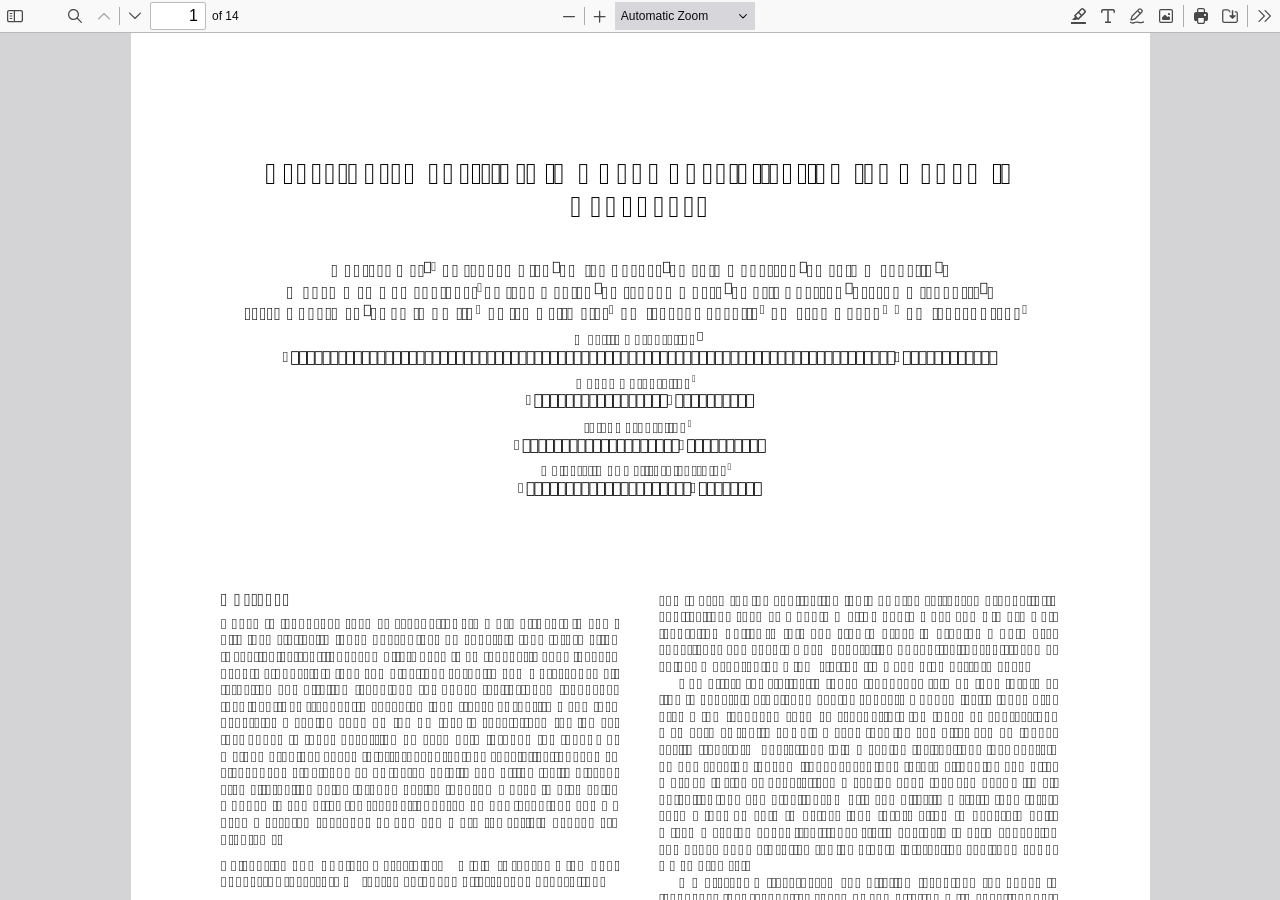
<file: pdfjs-5/web/viewer.html>
﻿<!DOCTYPE html>
<!--
Copyright 2012 Mozilla Foundation

Licensed under the Apache License, Version 2.0 (the "License");
you may not use this file except in compliance with the License.
You may obtain a copy of the License at

    http://www.apache.org/licenses/LICENSE-2.0

Unless required by applicable law or agreed to in writing, software
distributed under the License is distributed on an "AS IS" BASIS,
WITHOUT WARRANTIES OR CONDITIONS OF ANY KIND, either express or implied.
See the License for the specific language governing permissions and
limitations under the License.

Adobe CMap resources are covered by their own copyright but the same license:

    Copyright 1990-2015 Adobe Systems Incorporated.

See https://github.com/adobe-type-tools/cmap-resources
-->
<html dir="ltr" mozdisallowselectionprint>
  <head>
    <meta charset="utf-8">
    <meta name="viewport" content="width=device-width, initial-scale=1, maximum-scale=1">
    <meta name="google" content="notranslate">
    <title>PDF.js viewer</title>

<!-- This snippet is used in production (included from viewer.html) -->
<link rel="resource" type="application/l10n" href="locale/locale.json">
<script src="../build/pdf.mjs" type="module"></script>

    <link rel="stylesheet" href="viewer.css">

  <script src="viewer.mjs" type="module"></script>
  </head>

  <body tabindex="0">
    <div id="outerContainer">
      <span id="viewer-alert" class="visuallyHidden" role="alert"></span>

      <div id="sidebarContainer">
        <div id="toolbarSidebar" class="toolbarHorizontalGroup">
          <div id="toolbarSidebarLeft">
            <div id="sidebarViewButtons" class="toolbarHorizontalGroup toggled" role="radiogroup">
              <button id="viewThumbnail" class="toolbarButton toggled" type="button" tabindex="0" data-l10n-id="pdfjs-thumbs-button" role="radio" aria-checked="true" aria-controls="thumbnailView">
                 <span data-l10n-id="pdfjs-thumbs-button-label"></span>
              </button>
              <button id="viewOutline" class="toolbarButton" type="button" tabindex="0" data-l10n-id="pdfjs-document-outline-button" role="radio" aria-checked="false" aria-controls="outlineView">
                 <span data-l10n-id="pdfjs-document-outline-button-label"></span>
              </button>
              <button id="viewAttachments" class="toolbarButton" type="button" tabindex="0" data-l10n-id="pdfjs-attachments-button" role="radio" aria-checked="false" aria-controls="attachmentsView">
                 <span data-l10n-id="pdfjs-attachments-button-label"></span>
              </button>
              <button id="viewLayers" class="toolbarButton" type="button" tabindex="0" data-l10n-id="pdfjs-layers-button" role="radio" aria-checked="false" aria-controls="layersView">
                 <span data-l10n-id="pdfjs-layers-button-label"></span>
              </button>
            </div>
          </div>

          <div id="toolbarSidebarRight">
            <div id="outlineOptionsContainer" class="toolbarHorizontalGroup">
              <div class="verticalToolbarSeparator"></div>

              <button id="currentOutlineItem" class="toolbarButton" type="button" disabled="disabled" tabindex="0" data-l10n-id="pdfjs-current-outline-item-button">
                <span data-l10n-id="pdfjs-current-outline-item-button-label"></span>
              </button>
            </div>
          </div>
        </div>
        <div id="sidebarContent">
          <div id="thumbnailView">
          </div>
          <div id="outlineView" class="hidden">
          </div>
          <div id="attachmentsView" class="hidden">
          </div>
          <div id="layersView" class="hidden">
          </div>
        </div>
        <div id="sidebarResizer"></div>
      </div>  <!-- sidebarContainer -->

      <div id="mainContainer">
        <div class="toolbar">
          <div id="toolbarContainer">
            <div id="toolbarViewer" class="toolbarHorizontalGroup">
              <div id="toolbarViewerLeft" class="toolbarHorizontalGroup">
                <button id="sidebarToggleButton" class="toolbarButton" type="button" tabindex="0" data-l10n-id="pdfjs-toggle-sidebar-button" aria-expanded="false" aria-haspopup="true" aria-controls="sidebarContainer">
                  <span data-l10n-id="pdfjs-toggle-sidebar-button-label"></span>
                </button>
                <div class="toolbarButtonSpacer"></div>
                <div class="toolbarButtonWithContainer">
                  <button id="viewFindButton" class="toolbarButton" type="button" tabindex="0" data-l10n-id="pdfjs-findbar-button" aria-expanded="false" aria-controls="findbar">
                    <span data-l10n-id="pdfjs-findbar-button-label"></span>
                  </button>
                  <div class="hidden doorHanger toolbarHorizontalGroup" id="findbar">
                    <div id="findInputContainer" class="toolbarHorizontalGroup">
                      <span class="loadingInput end toolbarHorizontalGroup">
                        <input id="findInput" class="toolbarField" tabindex="0" data-l10n-id="pdfjs-find-input" aria-invalid="false">
                      </span>
                      <div class="toolbarHorizontalGroup">
                        <button id="findPreviousButton" class="toolbarButton" type="button" tabindex="0" data-l10n-id="pdfjs-find-previous-button">
                          <span data-l10n-id="pdfjs-find-previous-button-label"></span>
                        </button>
                        <div class="splitToolbarButtonSeparator"></div>
                        <button id="findNextButton" class="toolbarButton" type="button" tabindex="0" data-l10n-id="pdfjs-find-next-button">
                          <span data-l10n-id="pdfjs-find-next-button-label"></span>
                        </button>
                      </div>
                    </div>

                    <div id="findbarOptionsOneContainer" class="toolbarHorizontalGroup">
                      <div class="toggleButton toolbarLabel">
                        <input type="checkbox" id="findHighlightAll" tabindex="0" />
                        <label for="findHighlightAll" data-l10n-id="pdfjs-find-highlight-checkbox"></label>
                      </div>
                      <div class="toggleButton toolbarLabel">
                        <input type="checkbox" id="findMatchCase" tabindex="0" />
                        <label for="findMatchCase" data-l10n-id="pdfjs-find-match-case-checkbox-label"></label>
                      </div>
                    </div>
                    <div id="findbarOptionsTwoContainer" class="toolbarHorizontalGroup">
                      <div class="toggleButton toolbarLabel">
                        <input type="checkbox" id="findMatchDiacritics" tabindex="0" />
                        <label for="findMatchDiacritics" data-l10n-id="pdfjs-find-match-diacritics-checkbox-label"></label>
                      </div>
                      <div class="toggleButton toolbarLabel">
                        <input type="checkbox" id="findEntireWord" tabindex="0" />
                        <label for="findEntireWord" data-l10n-id="pdfjs-find-entire-word-checkbox-label"></label>
                      </div>
                    </div>

                    <div id="findbarMessageContainer" class="toolbarHorizontalGroup" aria-live="polite">
                      <span id="findResultsCount" class="toolbarLabel"></span>
                      <span id="findMsg" class="toolbarLabel"></span>
                    </div>
                  </div>  <!-- findbar -->
                </div>
                <div class="toolbarHorizontalGroup hiddenSmallView">
                  <button class="toolbarButton" type="button" id="previous" tabindex="0" data-l10n-id="pdfjs-previous-button">
                    <span data-l10n-id="pdfjs-previous-button-label"></span>
                  </button>
                  <div class="splitToolbarButtonSeparator"></div>
                  <button class="toolbarButton" type="button" id="next" tabindex="0" data-l10n-id="pdfjs-next-button">
                    <span data-l10n-id="pdfjs-next-button-label"></span>
                  </button>
                </div>
                <div class="toolbarHorizontalGroup">
                  <span class="loadingInput start toolbarHorizontalGroup">
                    <input type="number" id="pageNumber" class="toolbarField" value="1" min="1" tabindex="0" data-l10n-id="pdfjs-page-input" autocomplete="off">
                  </span>
                  <span id="numPages" class="toolbarLabel"></span>
                </div>
              </div>
              <div id="toolbarViewerMiddle" class="toolbarHorizontalGroup">
                <div class="toolbarHorizontalGroup">
                  <button id="zoomOutButton" class="toolbarButton" type="button" tabindex="0" data-l10n-id="pdfjs-zoom-out-button">
                    <span data-l10n-id="pdfjs-zoom-out-button-label"></span>
                  </button>
                  <div class="splitToolbarButtonSeparator"></div>
                  <button id="zoomInButton" class="toolbarButton" type="button" tabindex="0" data-l10n-id="pdfjs-zoom-in-button">
                    <span data-l10n-id="pdfjs-zoom-in-button-label"></span>
                  </button>
                </div>
                <span id="scaleSelectContainer" class="dropdownToolbarButton">
                  <select id="scaleSelect" tabindex="0" data-l10n-id="pdfjs-zoom-select">
                    <option id="pageAutoOption" value="auto" selected="selected" data-l10n-id="pdfjs-page-scale-auto"></option>
                    <option id="pageActualOption" value="page-actual" data-l10n-id="pdfjs-page-scale-actual"></option>
                    <option id="pageFitOption" value="page-fit" data-l10n-id="pdfjs-page-scale-fit"></option>
                    <option id="pageWidthOption" value="page-width" data-l10n-id="pdfjs-page-scale-width"></option>
                    <option id="customScaleOption" value="custom" disabled="disabled" hidden="true" data-l10n-id="pdfjs-page-scale-percent" data-l10n-args='{ "scale": 0 }'></option>
                    <option value="0.5" data-l10n-id="pdfjs-page-scale-percent" data-l10n-args='{ "scale": 50 }'></option>
                    <option value="0.75" data-l10n-id="pdfjs-page-scale-percent" data-l10n-args='{ "scale": 75 }'></option>
                    <option value="1" data-l10n-id="pdfjs-page-scale-percent" data-l10n-args='{ "scale": 100 }'></option>
                    <option value="1.25" data-l10n-id="pdfjs-page-scale-percent" data-l10n-args='{ "scale": 125 }'></option>
                    <option value="1.5" data-l10n-id="pdfjs-page-scale-percent" data-l10n-args='{ "scale": 150 }'></option>
                    <option value="2" data-l10n-id="pdfjs-page-scale-percent" data-l10n-args='{ "scale": 200 }'></option>
                    <option value="3" data-l10n-id="pdfjs-page-scale-percent" data-l10n-args='{ "scale": 300 }'></option>
                    <option value="4" data-l10n-id="pdfjs-page-scale-percent" data-l10n-args='{ "scale": 400 }'></option>
                  </select>
                </span>
              </div>
              <div id="toolbarViewerRight" class="toolbarHorizontalGroup">
                <div id="editorModeButtons" class="toolbarHorizontalGroup" role="radiogroup">
                  <div id="editorSignature" class="toolbarButtonWithContainer" hidden="true">
                    <button id="editorSignatureButton" class="toolbarButton" type="button" tabindex="0" disabled="disabled" role="radio" aria-expanded="false" aria-haspopup="true" aria-controls="editorSignatureParamsToolbar" data-l10n-id="pdfjs-editor-signature-button">
                      <span data-l10n-id="pdfjs-editor-signature-button-label"></span>
                    </button>
                    <div class="editorParamsToolbar hidden doorHangerRight menu" id="editorSignatureParamsToolbar">
                      <div id="addSignatureDoorHanger" class="menuContainer" role="region" data-l10n-id="pdfjs-editor-add-signature-container">
                        <button id="editorSignatureAddSignature" class="toolbarButton labeled" type="button" tabindex="0" data-l10n-id="pdfjs-editor-signature-add-signature-button">
                          <span data-l10n-id="pdfjs-editor-signature-add-signature-button-label" class="editorParamsLabel"></span>
                        </button>
                      </div>
                    </div>
                  </div>
                  <div id="editorHighlight" class="toolbarButtonWithContainer">
                    <button id="editorHighlightButton" class="toolbarButton" type="button" disabled="disabled" role="radio" aria-expanded="false" aria-haspopup="true" aria-controls="editorHighlightParamsToolbar" tabindex="0" data-l10n-id="pdfjs-editor-highlight-button">
                      <span data-l10n-id="pdfjs-editor-highlight-button-label"></span>
                    </button>
                    <div class="editorParamsToolbar hidden doorHangerRight" id="editorHighlightParamsToolbar">
                      <div id="highlightParamsToolbarContainer" class="editorParamsToolbarContainer">
                        <div id="editorHighlightColorPicker" class="colorPicker">
                          <span id="highlightColorPickerLabel" class="editorParamsLabel" data-l10n-id="pdfjs-editor-highlight-colorpicker-label"></span>
                        </div>
                        <div id="editorHighlightThickness">
                          <label for="editorFreeHighlightThickness" class="editorParamsLabel" data-l10n-id="pdfjs-editor-free-highlight-thickness-input"></label>
                          <div class="thicknessPicker">
                            <input type="range" id="editorFreeHighlightThickness" class="editorParamsSlider" data-l10n-id="pdfjs-editor-free-highlight-thickness-title" value="12" min="8" max="24" step="1" tabindex="0">
                          </div>
                        </div>
                        <div id="editorHighlightVisibility">
                          <div class="divider"></div>
                          <div class="toggler">
                            <label for="editorHighlightShowAll" class="editorParamsLabel" data-l10n-id="pdfjs-editor-highlight-show-all-button-label"></label>
                            <button id="editorHighlightShowAll" class="toggle-button" type="button" data-l10n-id="pdfjs-editor-highlight-show-all-button" aria-pressed="true" tabindex="0"></button>
                          </div>
                        </div>
                      </div>
                    </div>
                  </div>
                  <div id="editorFreeText" class="toolbarButtonWithContainer">
                    <button id="editorFreeTextButton" class="toolbarButton" type="button" disabled="disabled" role="radio" aria-expanded="false" aria-haspopup="true" aria-controls="editorFreeTextParamsToolbar" tabindex="0" data-l10n-id="pdfjs-editor-free-text-button">
                      <span data-l10n-id="pdfjs-editor-free-text-button-label"></span>
                    </button>
                    <div class="editorParamsToolbar hidden doorHangerRight" id="editorFreeTextParamsToolbar">
                      <div class="editorParamsToolbarContainer">
                        <div class="editorParamsSetter">
                          <label for="editorFreeTextColor" class="editorParamsLabel" data-l10n-id="pdfjs-editor-free-text-color-input"></label>
                          <input type="color" id="editorFreeTextColor" class="editorParamsColor" tabindex="0">
                        </div>
                        <div class="editorParamsSetter">
                          <label for="editorFreeTextFontSize" class="editorParamsLabel" data-l10n-id="pdfjs-editor-free-text-size-input"></label>
                          <input type="range" id="editorFreeTextFontSize" class="editorParamsSlider" value="10" min="5" max="100" step="1" tabindex="0">
                        </div>
                      </div>
                    </div>
                  </div>
                  <div id="editorInk" class="toolbarButtonWithContainer">
                    <button id="editorInkButton" class="toolbarButton" type="button" disabled="disabled" role="radio" aria-expanded="false" aria-haspopup="true" aria-controls="editorInkParamsToolbar" tabindex="0" data-l10n-id="pdfjs-editor-ink-button">
                      <span data-l10n-id="pdfjs-editor-ink-button-label"></span>
                    </button>
                    <div class="editorParamsToolbar hidden doorHangerRight" id="editorInkParamsToolbar">
                      <div class="editorParamsToolbarContainer">
                        <div class="editorParamsSetter">
                          <label for="editorInkColor" class="editorParamsLabel" data-l10n-id="pdfjs-editor-ink-color-input"></label>
                          <input type="color" id="editorInkColor" class="editorParamsColor" tabindex="0">
                        </div>
                        <div class="editorParamsSetter">
                          <label for="editorInkThickness" class="editorParamsLabel" data-l10n-id="pdfjs-editor-ink-thickness-input"></label>
                          <input type="range" id="editorInkThickness" class="editorParamsSlider" value="1" min="1" max="20" step="1" tabindex="0">
                        </div>
                        <div class="editorParamsSetter">
                          <label for="editorInkOpacity" class="editorParamsLabel" data-l10n-id="pdfjs-editor-ink-opacity-input"></label>
                          <input type="range" id="editorInkOpacity" class="editorParamsSlider" value="1" min="0.05" max="1" step="0.05" tabindex="0">
                        </div>
                      </div>
                    </div>
                  </div>
                  <div id="editorStamp" class="toolbarButtonWithContainer">
                    <button id="editorStampButton" class="toolbarButton" type="button" disabled="disabled" role="radio" aria-expanded="false" aria-haspopup="true" aria-controls="editorStampParamsToolbar" tabindex="0" data-l10n-id="pdfjs-editor-stamp-button">
                      <span data-l10n-id="pdfjs-editor-stamp-button-label"></span>
                    </button>
                    <div class="editorParamsToolbar hidden doorHangerRight menu" id="editorStampParamsToolbar">
                      <div class="menuContainer">
                        <button id="editorStampAddImage" class="toolbarButton labeled" type="button" tabindex="0" data-l10n-id="pdfjs-editor-stamp-add-image-button">
                          <span class="editorParamsLabel" data-l10n-id="pdfjs-editor-stamp-add-image-button-label"></span>
                        </button>
                      </div>
                    </div>
                  </div>
                </div>

                <div id="editorModeSeparator" class="verticalToolbarSeparator"></div>

                <div class="toolbarHorizontalGroup hiddenMediumView">
                  <button id="printButton" class="toolbarButton" type="button" tabindex="0" data-l10n-id="pdfjs-print-button">
                    <span data-l10n-id="pdfjs-print-button-label"></span>
                  </button>

                  <button id="downloadButton" class="toolbarButton" type="button" tabindex="0" data-l10n-id="pdfjs-save-button">
                    <span data-l10n-id="pdfjs-save-button-label"></span>
                  </button>
                </div>

                <div class="verticalToolbarSeparator hiddenMediumView"></div>

                <div id="secondaryToolbarToggle" class="toolbarButtonWithContainer">
                  <button id="secondaryToolbarToggleButton" class="toolbarButton" type="button" tabindex="0" data-l10n-id="pdfjs-tools-button" aria-expanded="false" aria-haspopup="true" aria-controls="secondaryToolbar">
                    <span data-l10n-id="pdfjs-tools-button-label"></span>
                  </button>
                  <div id="secondaryToolbar" class="hidden doorHangerRight menu">
                    <div id="secondaryToolbarButtonContainer" class="menuContainer">
                      <button id="secondaryOpenFile" class="toolbarButton labeled" type="button" tabindex="0" data-l10n-id="pdfjs-open-file-button">
                        <span data-l10n-id="pdfjs-open-file-button-label"></span>
                      </button>

                      <div class="visibleMediumView">
                        <button id="secondaryPrint" class="toolbarButton labeled" type="button" tabindex="0" data-l10n-id="pdfjs-print-button">
                          <span data-l10n-id="pdfjs-print-button-label"></span>
                        </button>

                        <button id="secondaryDownload" class="toolbarButton labeled" type="button" tabindex="0" data-l10n-id="pdfjs-save-button">
                          <span data-l10n-id="pdfjs-save-button-label"></span>
                        </button>

                      </div>

                      <div class="horizontalToolbarSeparator"></div>

                      <button id="presentationMode" class="toolbarButton labeled" type="button" tabindex="0" data-l10n-id="pdfjs-presentation-mode-button">
                        <span data-l10n-id="pdfjs-presentation-mode-button-label"></span>
                      </button>

                      <a href="#" id="viewBookmark" class="toolbarButton labeled" tabindex="0" data-l10n-id="pdfjs-bookmark-button">
                        <span data-l10n-id="pdfjs-bookmark-button-label"></span>
                      </a>

                      <div id="viewBookmarkSeparator" class="horizontalToolbarSeparator"></div>

                      <button id="firstPage" class="toolbarButton labeled" type="button" tabindex="0" data-l10n-id="pdfjs-first-page-button">
                        <span data-l10n-id="pdfjs-first-page-button-label"></span>
                      </button>
                      <button id="lastPage" class="toolbarButton labeled" type="button" tabindex="0" data-l10n-id="pdfjs-last-page-button">
                        <span data-l10n-id="pdfjs-last-page-button-label"></span>
                      </button>

                      <div class="horizontalToolbarSeparator"></div>

                      <button id="pageRotateCw" class="toolbarButton labeled" type="button" tabindex="0" data-l10n-id="pdfjs-page-rotate-cw-button">
                        <span data-l10n-id="pdfjs-page-rotate-cw-button-label"></span>
                      </button>
                      <button id="pageRotateCcw" class="toolbarButton labeled" type="button" tabindex="0" data-l10n-id="pdfjs-page-rotate-ccw-button">
                        <span data-l10n-id="pdfjs-page-rotate-ccw-button-label"></span>
                      </button>

                      <div class="horizontalToolbarSeparator"></div>

                      <div id="cursorToolButtons" role="radiogroup">
                        <button id="cursorSelectTool" class="toolbarButton labeled toggled" type="button" tabindex="0" data-l10n-id="pdfjs-cursor-text-select-tool-button" role="radio" aria-checked="true">
                          <span data-l10n-id="pdfjs-cursor-text-select-tool-button-label"></span>
                        </button>
                        <button id="cursorHandTool" class="toolbarButton labeled" type="button" tabindex="0" data-l10n-id="pdfjs-cursor-hand-tool-button" role="radio" aria-checked="false">
                          <span data-l10n-id="pdfjs-cursor-hand-tool-button-label"></span>
                        </button>
                      </div>

                      <div class="horizontalToolbarSeparator"></div>

                      <div id="scrollModeButtons" role="radiogroup">
                        <button id="scrollPage" class="toolbarButton labeled" type="button" tabindex="0" data-l10n-id="pdfjs-scroll-page-button" role="radio" aria-checked="false">
                          <span data-l10n-id="pdfjs-scroll-page-button-label"></span>
                        </button>
                        <button id="scrollVertical" class="toolbarButton labeled toggled" type="button" tabindex="0" data-l10n-id="pdfjs-scroll-vertical-button" role="radio" aria-checked="true">
                          <span data-l10n-id="pdfjs-scroll-vertical-button-label"></span>
                        </button>
                        <button id="scrollHorizontal" class="toolbarButton labeled" type="button" tabindex="0" data-l10n-id="pdfjs-scroll-horizontal-button" role="radio" aria-checked="false">
                          <span data-l10n-id="pdfjs-scroll-horizontal-button-label"></span>
                        </button>
                        <button id="scrollWrapped" class="toolbarButton labeled" type="button" tabindex="0" data-l10n-id="pdfjs-scroll-wrapped-button" role="radio" aria-checked="false">
                          <span data-l10n-id="pdfjs-scroll-wrapped-button-label"></span>
                        </button>
                      </div>

                      <div class="horizontalToolbarSeparator"></div>

                      <div id="spreadModeButtons" role="radiogroup">
                        <button id="spreadNone" class="toolbarButton labeled toggled" type="button" tabindex="0" data-l10n-id="pdfjs-spread-none-button" role="radio" aria-checked="true">
                          <span data-l10n-id="pdfjs-spread-none-button-label"></span>
                        </button>
                        <button id="spreadOdd" class="toolbarButton labeled" type="button" tabindex="0" data-l10n-id="pdfjs-spread-odd-button" role="radio" aria-checked="false">
                          <span data-l10n-id="pdfjs-spread-odd-button-label"></span>
                        </button>
                        <button id="spreadEven" class="toolbarButton labeled" type="button" tabindex="0" data-l10n-id="pdfjs-spread-even-button" role="radio" aria-checked="false">
                          <span data-l10n-id="pdfjs-spread-even-button-label"></span>
                        </button>
                      </div>

                      <div id="imageAltTextSettingsSeparator" class="horizontalToolbarSeparator hidden"></div>
                      <button id="imageAltTextSettings" type="button" class="toolbarButton labeled hidden" tabindex="0" data-l10n-id="pdfjs-image-alt-text-settings-button" aria-controls="altTextSettingsDialog">
                        <span data-l10n-id="pdfjs-image-alt-text-settings-button-label"></span>
                      </button>

                      <div class="horizontalToolbarSeparator"></div>

                      <button id="documentProperties" class="toolbarButton labeled" type="button" tabindex="0" data-l10n-id="pdfjs-document-properties-button" aria-controls="documentPropertiesDialog">
                        <span data-l10n-id="pdfjs-document-properties-button-label"></span>
                      </button>
                    </div>
                  </div>  <!-- secondaryToolbar -->
                </div>
              </div>
            </div>
            <div id="loadingBar">
              <div class="progress">
                <div class="glimmer">
                </div>
              </div>
            </div>
          </div>
        </div>

        <div id="viewerContainer" tabindex="0">
          <div id="viewer" class="pdfViewer"></div>
        </div>
      </div> <!-- mainContainer -->

      <div id="dialogContainer">
        <dialog id="passwordDialog">
          <div class="row">
            <label for="password" id="passwordText" data-l10n-id="pdfjs-password-label"></label>
          </div>
          <div class="row">
            <input type="password" id="password" class="toolbarField">
          </div>
          <div class="buttonRow">
            <button id="passwordCancel" class="dialogButton" type="button"><span data-l10n-id="pdfjs-password-cancel-button"></span></button>
            <button id="passwordSubmit" class="dialogButton" type="button"><span data-l10n-id="pdfjs-password-ok-button"></span></button>
          </div>
        </dialog>
        <dialog id="documentPropertiesDialog">
          <div class="row">
            <span id="fileNameLabel" data-l10n-id="pdfjs-document-properties-file-name"></span>
            <p id="fileNameField" aria-labelledby="fileNameLabel">-</p>
          </div>
          <div class="row">
            <span id="fileSizeLabel" data-l10n-id="pdfjs-document-properties-file-size"></span>
            <p id="fileSizeField" aria-labelledby="fileSizeLabel">-</p>
          </div>
          <div class="separator"></div>
          <div class="row">
            <span id="titleLabel" data-l10n-id="pdfjs-document-properties-title"></span>
            <p id="titleField" aria-labelledby="titleLabel">-</p>
          </div>
          <div class="row">
            <span id="authorLabel" data-l10n-id="pdfjs-document-properties-author"></span>
            <p id="authorField" aria-labelledby="authorLabel">-</p>
          </div>
          <div class="row">
            <span id="subjectLabel" data-l10n-id="pdfjs-document-properties-subject"></span>
            <p id="subjectField" aria-labelledby="subjectLabel">-</p>
          </div>
          <div class="row">
            <span id="keywordsLabel" data-l10n-id="pdfjs-document-properties-keywords"></span>
            <p id="keywordsField" aria-labelledby="keywordsLabel">-</p>
          </div>
          <div class="row">
            <span id="creationDateLabel" data-l10n-id="pdfjs-document-properties-creation-date"></span>
            <p id="creationDateField" aria-labelledby="creationDateLabel">-</p>
          </div>
          <div class="row">
            <span id="modificationDateLabel" data-l10n-id="pdfjs-document-properties-modification-date"></span>
            <p id="modificationDateField" aria-labelledby="modificationDateLabel">-</p>
          </div>
          <div class="row">
            <span id="creatorLabel" data-l10n-id="pdfjs-document-properties-creator"></span>
            <p id="creatorField" aria-labelledby="creatorLabel">-</p>
          </div>
          <div class="separator"></div>
          <div class="row">
            <span id="producerLabel" data-l10n-id="pdfjs-document-properties-producer"></span>
            <p id="producerField" aria-labelledby="producerLabel">-</p>
          </div>
          <div class="row">
            <span id="versionLabel" data-l10n-id="pdfjs-document-properties-version"></span>
            <p id="versionField" aria-labelledby="versionLabel">-</p>
          </div>
          <div class="row">
            <span id="pageCountLabel" data-l10n-id="pdfjs-document-properties-page-count"></span>
            <p id="pageCountField" aria-labelledby="pageCountLabel">-</p>
          </div>
          <div class="row">
            <span id="pageSizeLabel" data-l10n-id="pdfjs-document-properties-page-size"></span>
            <p id="pageSizeField" aria-labelledby="pageSizeLabel">-</p>
          </div>
          <div class="separator"></div>
          <div class="row">
            <span id="linearizedLabel" data-l10n-id="pdfjs-document-properties-linearized"></span>
            <p id="linearizedField" aria-labelledby="linearizedLabel">-</p>
          </div>
          <div class="buttonRow">
            <button id="documentPropertiesClose" class="dialogButton" type="button"><span data-l10n-id="pdfjs-document-properties-close-button"></span></button>
          </div>
        </dialog>
        <dialog class="dialog altText" id="altTextDialog" aria-labelledby="dialogLabel" aria-describedby="dialogDescription">
          <div id="altTextContainer" class="mainContainer">
            <div id="overallDescription">
              <span id="dialogLabel" data-l10n-id="pdfjs-editor-alt-text-dialog-label" class="title"></span>
              <span id="dialogDescription" data-l10n-id="pdfjs-editor-alt-text-dialog-description"></span>
            </div>
            <div id="addDescription">
              <div class="radio">
                <div class="radioButton">
                  <input type="radio" id="descriptionButton" name="altTextOption" tabindex="0" aria-describedby="descriptionAreaLabel" checked>
                  <label for="descriptionButton" data-l10n-id="pdfjs-editor-alt-text-add-description-label"></label>
                </div>
                <div class="radioLabel">
                  <span id="descriptionAreaLabel" data-l10n-id="pdfjs-editor-alt-text-add-description-description"></span>
                </div>
              </div>
              <div class="descriptionArea">
                <textarea id="descriptionTextarea" aria-labelledby="descriptionAreaLabel" data-l10n-id="pdfjs-editor-alt-text-textarea" tabindex="0"></textarea>
              </div>
            </div>
            <div id="markAsDecorative">
              <div class="radio">
                <div class="radioButton">
                  <input type="radio" id="decorativeButton" name="altTextOption" aria-describedby="decorativeLabel">
                  <label for="decorativeButton" data-l10n-id="pdfjs-editor-alt-text-mark-decorative-label"></label>
                </div>
                <div class="radioLabel">
                  <span id="decorativeLabel" data-l10n-id="pdfjs-editor-alt-text-mark-decorative-description"></span>
                </div>
              </div>
            </div>
            <div id="buttons">
              <button id="altTextCancel" class="secondaryButton" type="button" tabindex="0"><span data-l10n-id="pdfjs-editor-alt-text-cancel-button"></span></button>
              <button id="altTextSave" class="primaryButton" type="button" tabindex="0"><span data-l10n-id="pdfjs-editor-alt-text-save-button"></span></button>
            </div>
          </div>
        </dialog>
        <dialog class="dialog newAltText" id="newAltTextDialog" aria-labelledby="newAltTextTitle" aria-describedby="newAltTextDescription" tabindex="0">
          <div id="newAltTextContainer" class="mainContainer">
            <div class="title">
              <span id="newAltTextTitle" data-l10n-id="pdfjs-editor-new-alt-text-dialog-edit-label" role="sectionhead" tabindex="0"></span>
            </div>
            <div id="mainContent">
              <div id="descriptionAndSettings">
                <div id="descriptionInstruction">
                  <div id="newAltTextDescriptionContainer">
                    <div class="altTextSpinner" role="status" aria-live="polite"></div>
                    <textarea id="newAltTextDescriptionTextarea" aria-labelledby="descriptionAreaLabel" data-l10n-id="pdfjs-editor-new-alt-text-textarea" tabindex="0"></textarea>
                  </div>
                  <span id="newAltTextDescription" role="note" data-l10n-id="pdfjs-editor-new-alt-text-description"></span>
                  <div id="newAltTextDisclaimer" role="note"><div><span data-l10n-id="pdfjs-editor-new-alt-text-disclaimer1"></span> <a href="https://support.mozilla.org/en-US/kb/pdf-alt-text" target="_blank" rel="noopener noreferrer" id="newAltTextLearnMore" data-l10n-id="pdfjs-editor-new-alt-text-disclaimer-learn-more-url" tabindex="0"></a></div></div>
                </div>
                <div id="newAltTextCreateAutomatically" class="toggler">
                  <button id="newAltTextCreateAutomaticallyButton" class="toggle-button" type="button" aria-pressed="true" tabindex="0"></button>
                  <label for="newAltTextCreateAutomaticallyButton" class="togglerLabel" data-l10n-id="pdfjs-editor-new-alt-text-create-automatically-button-label"></label>
                </div>
                <div id="newAltTextDownloadModel" class="hidden">
                  <span id="newAltTextDownloadModelDescription" data-l10n-id="pdfjs-editor-new-alt-text-ai-model-downloading-progress" aria-valuemin="0" data-l10n-args='{ "totalSize": 0, "downloadedSize": 0 }'></span>
                </div>
              </div>
              <div id="newAltTextImagePreview"></div>
            </div>
            <div id="newAltTextError" class="messageBar">
              <div>
                <div>
                  <span class="title" data-l10n-id="pdfjs-editor-new-alt-text-error-title"></span>
                  <span  class="description" data-l10n-id="pdfjs-editor-new-alt-text-error-description"></span>
                </div>
                <button id="newAltTextCloseButton" class="closeButton" type="button" tabindex="0"><span data-l10n-id="pdfjs-editor-new-alt-text-error-close-button"></span></button>
              </div>
            </div>
            <div id="newAltTextButtons" class="dialogButtonsGroup">
              <button id="newAltTextCancel" type="button" class="secondaryButton hidden" tabindex="0"><span data-l10n-id="pdfjs-editor-alt-text-cancel-button"></span></button>
              <button id="newAltTextNotNow" type="button" class="secondaryButton" tabindex="0"><span data-l10n-id="pdfjs-editor-new-alt-text-not-now-button"></span></button>
              <button id="newAltTextSave" type="button" class="primaryButton" tabindex="0"><span data-l10n-id="pdfjs-editor-alt-text-save-button"></span></button>
            </div>
          </div>
        </dialog>

        <dialog class="dialog" id="altTextSettingsDialog" aria-labelledby="altTextSettingsTitle">
          <div id="altTextSettingsContainer" class="mainContainer">
            <div class="title">
              <span id="altTextSettingsTitle" data-l10n-id="pdfjs-editor-alt-text-settings-dialog-label" role="sectionhead" tabindex="0" class="title"></span>
            </div>
            <div id="automaticAltText">
              <span data-l10n-id="pdfjs-editor-alt-text-settings-automatic-title"></span>
              <div id="automaticSettings">
                <div id="createModelSetting">
                  <div class="toggler">
                    <button id="createModelButton" type="button" class="toggle-button" aria-pressed="true" tabindex="0"></button>
                    <label for="createModelButton" class="togglerLabel" data-l10n-id="pdfjs-editor-alt-text-settings-create-model-button-label"></label>
                  </div>
                  <div id="createModelDescription" class="description">
                    <span data-l10n-id="pdfjs-editor-alt-text-settings-create-model-description"></span> <a href="https://support.mozilla.org/en-US/kb/pdf-alt-text" target="_blank" rel="noopener noreferrer" id="altTextSettingsLearnMore" data-l10n-id="pdfjs-editor-new-alt-text-disclaimer-learn-more-url" tabindex="0"></a>
                  </div>
                </div>
                <div id="aiModelSettings">
                  <div>
                    <span data-l10n-id="pdfjs-editor-alt-text-settings-download-model-label" data-l10n-args='{ "totalSize": 180 }'></span>
                    <div id="aiModelDescription" class="description">
                      <span data-l10n-id="pdfjs-editor-alt-text-settings-ai-model-description"></span>
                    </div>
                  </div>
                  <button id="deleteModelButton" type="button" class="secondaryButton" tabindex="0"><span data-l10n-id="pdfjs-editor-alt-text-settings-delete-model-button"></span></button>
                  <button id="downloadModelButton" type="button" class="secondaryButton" tabindex="0"><span data-l10n-id="pdfjs-editor-alt-text-settings-download-model-button"></span></button>
                </div>
              </div>
            </div>
            <div class="dialogSeparator"></div>
            <div id="altTextEditor">
              <span data-l10n-id="pdfjs-editor-alt-text-settings-editor-title"></span>
              <div id="showAltTextEditor">
                <div class="toggler">
                  <button id="showAltTextDialogButton" type="button" class="toggle-button" aria-pressed="true" tabindex="0"></button>
                  <label for="showAltTextDialogButton" class="togglerLabel" data-l10n-id="pdfjs-editor-alt-text-settings-show-dialog-button-label"></label>
                </div>
                <div id="showAltTextDialogDescription" class="description">
                  <span data-l10n-id="pdfjs-editor-alt-text-settings-show-dialog-description"></span>
                </div>
              </div>
            </div>
            <div id="buttons" class="dialogButtonsGroup">
              <button id="altTextSettingsCloseButton" type="button" class="primaryButton" tabindex="0"><span data-l10n-id="pdfjs-editor-alt-text-settings-close-button"></span></button>
            </div>
          </div>
        </dialog>

        <dialog class="dialog signatureDialog" id="addSignatureDialog" aria-labelledby="addSignatureDialogLabel">
          <span id="addSignatureDialogLabel" data-l10n-id="pdfjs-editor-add-signature-dialog-label"></span>
          <div id="addSignatureContainer" class="mainContainer">
            <div class="title">
              <span role="sectionhead" data-l10n-id="pdfjs-editor-add-signature-dialog-title" tabindex="0"></span>
            </div>
            <div role="tablist" id="addSignatureOptions">
              <button id="addSignatureTypeButton" type="button" role="tab" aria-selected="true" aria-controls="addSignatureTypeContainer" data-l10n-id="pdfjs-editor-add-signature-type-button" tabindex="0"></button>
              <button id="addSignatureDrawButton" type="button" role="tab" aria-selected="false" aria-controls="addSignatureDrawContainer" data-l10n-id="pdfjs-editor-add-signature-draw-button" tabindex="0"></button>
              <button id="addSignatureImageButton" type="button" role="tab" aria-selected="false" aria-controls="addSignatureImageContainer" data-l10n-id="pdfjs-editor-add-signature-image-button" tabindex="-1"></button>
            </div>
            <div id="addSignatureActionContainer" data-selected="type">
              <div id="addSignatureTypeContainer" role="tabpanel" aria-labelledby="addSignatureTypeContainer">
                <input id="addSignatureTypeInput" type="text" data-l10n-id="pdfjs-editor-add-signature-type-input" tabindex="0"></input>
              </div>
              <div id="addSignatureDrawContainer" role="tabpanel" aria-labelledby="addSignatureDrawButton" tabindex="-1">
                <svg id="addSignatureDraw" xmlns="http://www.w3.org/2000/svg" aria-labelledby="addSignatureDrawPlaceholder"></svg>
                <span id="addSignatureDrawPlaceholder" data-l10n-id="pdfjs-editor-add-signature-draw-placeholder"></span>
                <div id="thickness">
                  <div>
                    <label for="addSignatureDrawThickness" data-l10n-id="pdfjs-editor-add-signature-draw-thickness-range-label"></label>
                    <input type="range" id="addSignatureDrawThickness" min="1" max="5" step="1" value="1" data-l10n-id="pdfjs-editor-add-signature-draw-thickness-range" data-l10n-args='{ "thickness": 1 }' tabindex="0">
                  </div>
                </div>
              </div>
              <div id="addSignatureImageContainer" role="tabpanel" aria-labelledby="addSignatureImageButton" tabindex="-1">
                <svg id="addSignatureImage" xmlns="http://www.w3.org/2000/svg" aria-labelledby="addSignatureImagePlaceholder"></svg>
                <div id="addSignatureImagePlaceholder">
                  <span data-l10n-id="pdfjs-editor-add-signature-image-placeholder"></span>
                  <label id="addSignatureImageBrowse" for="addSignatureFilePicker" tabindex="0">
                    <a data-l10n-id="pdfjs-editor-add-signature-image-browse-link"></a>
                  </label>
                  <input id="addSignatureFilePicker" type="file"></input>
                </div>
              </div>
              <div id="addSignatureControls">
                <div id="horizontalContainer">
                  <div id="addSignatureDescriptionContainer">
                    <label for="addSignatureDescInput" data-l10n-id="pdfjs-editor-add-signature-description-label"></label>
                    <span id="addSignatureDescription" class="inputWithClearButton">
                      <input id="addSignatureDescInput" type="text" data-l10n-id="pdfjs-editor-add-signature-description-input" tabindex="0"></input>
                      <button class="clearInputButton" type="button" tabindex="0" aria-hidden="true"></button>
                    </span>
                  </div>
                  <button id="clearSignatureButton" type="button" data-l10n-id="pdfjs-editor-add-signature-clear-button" tabindex="0"><span data-l10n-id="pdfjs-editor-add-signature-clear-button-label"></span></button>
                </div>
                <div id="addSignatureSaveContainer">
                  <input type="checkbox" id="addSignatureSaveCheckbox"></input>
                  <label for="addSignatureSaveCheckbox" data-l10n-id="pdfjs-editor-add-signature-save-checkbox"></label>
                  <span></span>
                  <span id="addSignatureSaveWarning" data-l10n-id="pdfjs-editor-add-signature-save-warning-message"></span>
                </div>
              </div>
              <div id="addSignatureError" hidden="true" class="messageBar">
                <div>
                  <div>
                    <span id="addSignatureErrorTitle" class="title" data-l10n-id="pdfjs-editor-add-signature-image-upload-error-title"></span>
                    <span id="addSignatureErrorDescription" class="description" data-l10n-id="pdfjs-editor-add-signature-image-upload-error-description"></span>
                  </div>
                  <button id="addSignatureErrorCloseButton" class="closeButton" type="button" tabindex="0"><span data-l10n-id="pdfjs-editor-add-signature-error-close-button"></span></button>
                </div>
              </div>
              <div class="dialogButtonsGroup">
                <button id="addSignatureCancelButton" type="button" class="secondaryButton" tabindex="0"><span data-l10n-id="pdfjs-editor-add-signature-cancel-button"></span></button>
                <button id="addSignatureAddButton" type="button" class="primaryButton" disabled tabindex="0"><span data-l10n-id="pdfjs-editor-add-signature-add-button"></span></button>
              </div>
            </div>
          </div>
       </dialog>

       <dialog class="dialog signatureDialog" id="editSignatureDescriptionDialog" aria-labelledby="editSignatureDescriptionTitle">
        <div id="editSignatureDescriptionContainer" class="mainContainer">
          <div class="title">
            <span id="editSignatureDescriptionTitle" role="sectionhead" data-l10n-id="pdfjs-editor-edit-signature-dialog-title" tabindex="0"></span>
          </div>
          <div id="editSignatureDescriptionAndView">
            <div id="editSignatureDescriptionContainer">
              <label for="editSignatureDescInput" data-l10n-id="pdfjs-editor-add-signature-description-label"></label>
              <span id="editSignatureDescription" class="inputWithClearButton">
                <input id="editSignatureDescInput" type="text" data-l10n-id="pdfjs-editor-add-signature-description-input" tabindex="0"></input>
                <button class="clearInputButton" type="button" tabindex="0" aria-hidden="true"></button>
              </span>
            </div>
            <svg id="editSignatureView" xmlns="http://www.w3.org/2000/svg"></svg>
          </div>
          <div class="dialogButtonsGroup">
            <button id="editSignatureCancelButton" type="button" class="secondaryButton" tabindex="0"><span data-l10n-id="pdfjs-editor-add-signature-cancel-button"></span></button>
            <button id="editSignatureUpdateButton" type="button" class="primaryButton" disabled tabindex="0"><span data-l10n-id="pdfjs-editor-edit-signature-update-button"></span></button>
          </div>
        </div>
      </dialog>

      <dialog class="dialog commentManager" id="commentManagerDialog">
        <div class="mainContainer">
          <div id="commentManagerToolbar">
            <button id="commentActionsButton" class="toolbarButton" type="button" aria-expanded="false" aria-haspopup="true" aria-controls="commentActionsMenu" tabindex="0" data-l10n-id="pdfjs-editor-edit-comment-actions-button">
              <span data-l10n-id="pdfjs-editor-edit-comment-actions-button-label"></span>
            </button>
            <menu class="hidden" role="menu" id="commentActionsMenu">
              <button id="commentActionsEditButton" role="menuitem" type="button" tabindex="0">
                <span data-l10n-id="pdfjs-editor-edit-comment-actions-edit-button-label"></span>
              </button>
              <button id="commentActionsDeleteButton" role="menuitem" type="button" tabindex="0">
                <span data-l10n-id="pdfjs-editor-edit-comment-actions-delete-button-label"></span>
              </button>
            </menu>
            <button id="commentCloseButton" class="toolbarButton" type="button" tabindex="0" data-l10n-id="pdfjs-editor-edit-comment-close-button">
              <span data-l10n-id="pdfjs-editor-edit-comment-close-button-label"></span>
            </button>
          </div>
          <textarea class="hidden" id="commentManagerTextInput" data-l10n-id="pdfjs-editor-edit-comment-manager-text-input"></textarea>
          <div class="hidden" id="commentManagerTextView"></div>
          <div class="dialogButtonsGroup">
            <button id="commentManagerCancelButton" type="button" class="secondaryButton" tabindex="0">
              <span data-l10n-id="pdfjs-editor-edit-comment-manager-cancel-button"></span>
            </button>
            <button id="commentManagerSaveButton" type="button" class="primaryButton" disabled tabindex="0">
              <span data-l10n-id="pdfjs-editor-edit-comment-manager-save-button"></span>
            </button>
          </div>
        </div>
      </dialog>

        <dialog id="printServiceDialog" style="min-width: 200px;">
          <div class="row">
            <span data-l10n-id="pdfjs-print-progress-message"></span>
          </div>
          <div class="row">
            <progress value="0" max="100"></progress>
            <span data-l10n-id="pdfjs-print-progress-percent" data-l10n-args='{ "progress": 0 }' class="relative-progress">0%</span>
          </div>
          <div class="buttonRow">
            <button id="printCancel" class="dialogButton" type="button"><span data-l10n-id="pdfjs-print-progress-close-button"></span></button>
          </div>
        </dialog>
      </div>  <!-- dialogContainer -->

      <div id="editorUndoBar" class="messageBar" role="status" aria-labelledby="editorUndoBarMessage" tabindex="-1" hidden>
        <div>
          <div>
            <span id="editorUndoBarMessage" class="description"></span>
          </div>
          <button id="editorUndoBarUndoButton" class="undoButton" type="button" tabindex="0" data-l10n-id="pdfjs-editor-undo-bar-undo-button">
            <span data-l10n-id="pdfjs-editor-undo-bar-undo-button-label"></span>
          </button>
          <button id="editorUndoBarCloseButton" class="closeButton" type="button" tabindex="0" data-l10n-id="pdfjs-editor-undo-bar-close-button">
            <span data-l10n-id="pdfjs-editor-undo-bar-close-button-label"></span>
          </button>
        </div>
      </div> <!-- editorUndoBar -->

    </div> <!-- outerContainer -->
    <div id="printContainer"></div>
  </body>
</html>
</file>
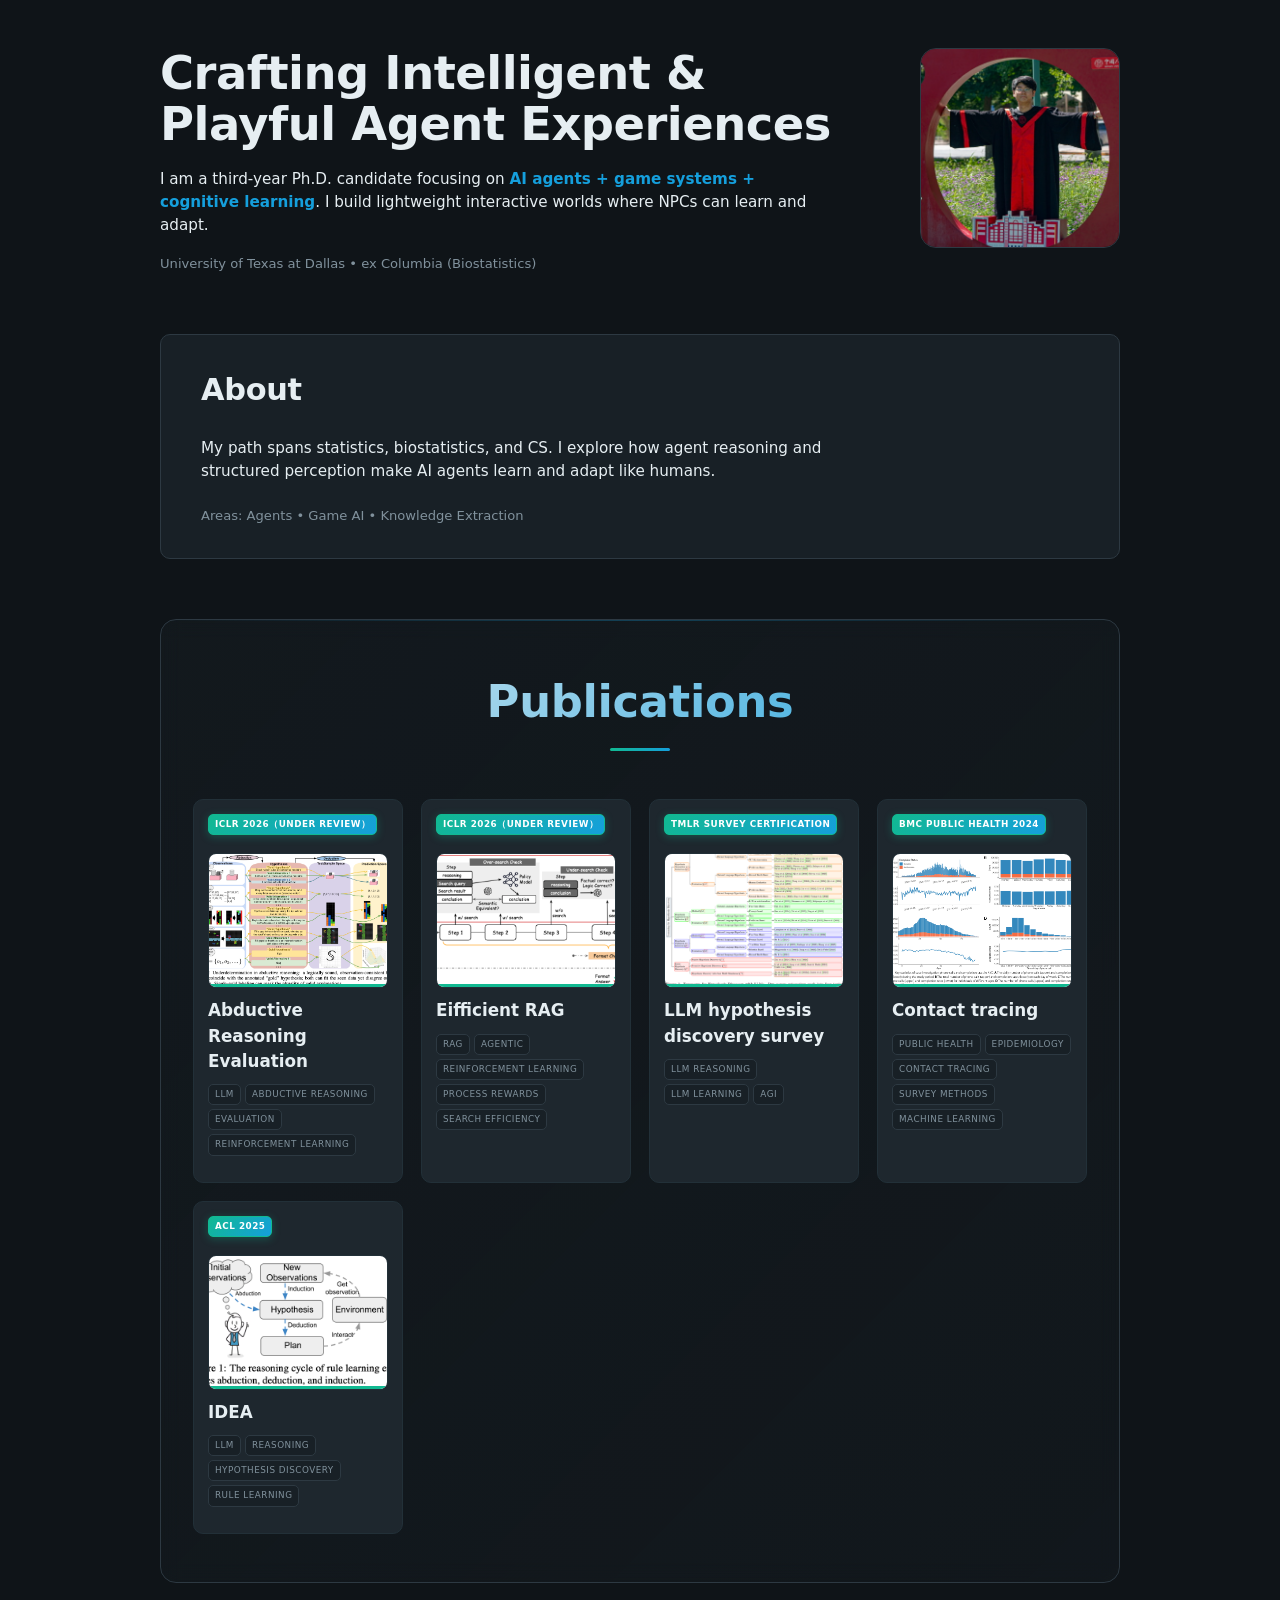
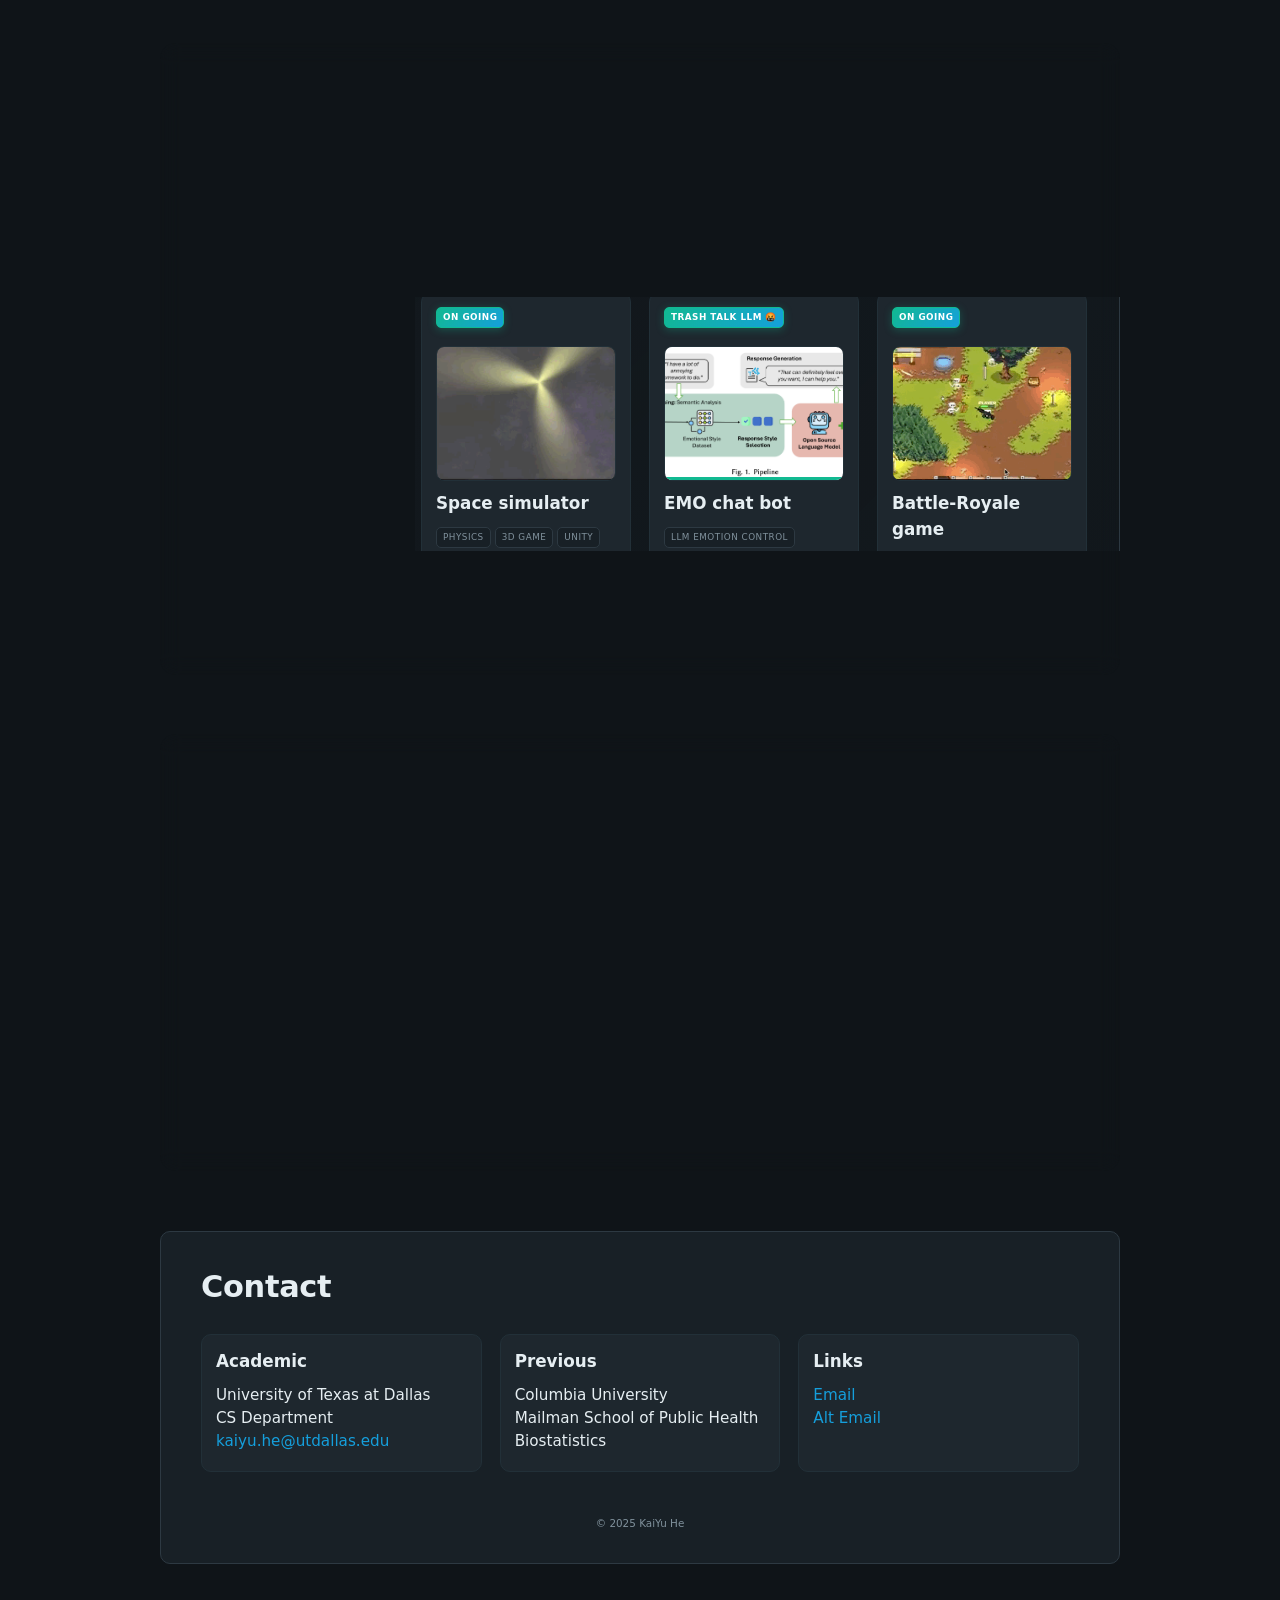
<file: assets/resources/portfolio/portfolio.html>
<!DOCTYPE html>
<html lang="en">
<head>
<meta charset="UTF-8" />
<title>KaiYu He • Portfolio</title>
<meta name="viewport" content="width=device-width,initial-scale=1" />
<style>
:root{
  --bg:#0f1418;
  --panel:#182026;
  --panel-alt:#1e272e;
  --border:#2d3942;
  --border-soft:#223038;
  --text:#e6eef2;
  --text-dim:#80919c;
  --accent:#11b991;
  --accent-alt:#159fdc;
  --radius:10px;
  --radius-full:999px;
  --space:60px;
  --code:#142028;
}
*{box-sizing:border-box;margin:0;padding:0;font:inherit;}
html,body{
  font-family:system-ui,-apple-system,BlinkMacSystemFont,'Segoe UI',Roboto,'Helvetica Neue',Arial,sans-serif;
  background:#0f1418;
  color:var(--text);
  line-height:1.5;
  -webkit-font-smoothing:antialiased;
}
body{padding:48px 18px 120px;}
a{color:var(--accent-alt);text-decoration:none;}
a:focus,button:focus{outline:2px solid var(--accent-alt);outline-offset:2px;}
img{display:block;max-width:100%;height:auto;}
.container{
  max-width:960px;
  margin:0 auto;
  display:flex;
  flex-direction:column;
  gap:var(--space);
}
.section{display:flex;flex-direction:column;gap:24px;}
.simple-panel{
  background:var(--panel);
  border:1px solid var(--border);
  border-radius:var(--radius);
  padding:32px clamp(18px,4vw,40px);
}

/* Enhanced section styles */
.portfolio-section{
  background:linear-gradient(135deg, rgba(24,32,38,0.4), rgba(30,39,46,0.2));
  backdrop-filter:blur(10px);
  border:1px solid var(--border);
  border-radius:16px;
  padding:48px 32px;
  position:relative;
  overflow:hidden;
}
.portfolio-section::before{
  content:'';
  position:absolute;
  top:0;
  left:0;
  right:0;
  height:1px;
  background:linear-gradient(90deg, transparent, var(--accent-alt), transparent);
  opacity:0.3;
}

h1{font-size:clamp(1.9rem,5vw,2.9rem);font-weight:700;line-height:1.1;letter-spacing:-.5px;}
h2{font-size:clamp(1.3rem,3.2vw,1.9rem);font-weight:600;letter-spacing:-.3px;}
h3{font-size:1.05rem;font-weight:600;}
p{font-size:.95rem;max-width:70ch;}
.muted{color:var(--text-dim);font-size:.82rem;}
.inline-accent{color:var(--accent-alt);font-weight:600;}
.row{display:flex;flex-wrap:wrap;gap:14px;}
.btn{
  background:var(--accent);
  color:#fff;
  font-size:.85rem;
  font-weight:600;
  letter-spacing:.4px;
  padding:10px 18px;
  border:1px solid var(--accent);
  border-radius:var(--radius-full);
  text-decoration:none;
  line-height:1;
  cursor:pointer;
}
.btn.alt{background:var(--panel-alt);border-color:var(--border);color:var(--text);}
.avatar-box{
  width:200px;
  aspect-ratio:1/1;
  border:1px solid var(--border);
  border-radius:16px;
  overflow:hidden;
  background:#111a20;
}
.grid{
  display:grid;
  gap:18px;
  grid-template-columns:repeat(auto-fill,minmax(210px,1fr));
}
.card{
  background:var(--panel-alt);
  border:1px solid var(--border-soft);
  border-radius:var(--radius);
  padding:14px 14px 18px;
  display:flex;
  flex-direction:column;
  gap:10px;
  min-height:230px;
  transition:transform 0.2s ease, box-shadow 0.2s ease;
}
.card:hover{
  transform:translateY(-2px);
  box-shadow:0 8px 32px rgba(17,185,145,0.1);
}
.card-image-container{
  position:relative;
  border-radius:8px;
  border:1px solid var(--border-soft);
  background:#0a1216;
  aspect-ratio:4/3;
  overflow:hidden;
}
.card img{
  width:100%;
  height:100%;
  object-fit:cover;
  display:none;
}
.card img.active{
  display:block;
}
.progress-bar-container{
  position:absolute;
  bottom:0;
  left:0;
  right:0;
  height:3px;
  background:rgba(255,255,255,0.1);
}
.progress-bar{
  height:100%;
  background:var(--accent);
  width:0;
  transition:none;
}
.badges{display:flex;flex-wrap:wrap;gap:4px;margin-bottom:8px;}
.tag{
  font-size:.55rem;
  letter-spacing:.5px;
  text-transform:uppercase;
  padding:3px 6px;
  border:1px solid var(--border);
  border-radius:5px;
  background:var(--panel);
  color:var(--text-dim);
}
.tag.highlight{
  background:linear-gradient(135deg, var(--accent), var(--accent-alt));
  color:#fff;
  border-color:var(--accent);
  font-weight:600;
  box-shadow:0 2px 8px rgba(17,185,145,0.3);
}
.divider{
  height:1px;
  border:none;
  background:linear-gradient(90deg,transparent,var(--border),transparent);
  margin:4px 0 8px;
}
code{
  font-family:ui-monospace,Menlo,Consolas,monospace;
  background:var(--code);
  padding:2px 5px;
  border-radius:4px;
  font-size:.72rem;
  border:1px solid var(--border-soft);
  color:#7fd9ff;
}
.footer{
  text-align:center;
  font-size:.65rem;
  color:var(--text-dim);
  margin-top:20px;
}
.projects-intro{font-size:.9rem;}
.links-stack a{display:inline-block;}
.res-btns{margin-top:6px;}

/* Links section: less prominent, more compact */
.links-section{
  padding:28px 24px;
}
.links-section .section-title{
  margin-bottom:18px;
}
.links-section .section-title h2{
  font-size:clamp(1.3rem,2.4vw,1.7rem);
  -webkit-text-fill-color:unset;
  background:none;
  color:var(--text);
}
.links-section .section-title::after{
  width:36px;
  height:2px;
  opacity:0.22;
}
.links-grid{
  grid-template-columns:repeat(auto-fill,minmax(170px,1fr));
}
.card.card-compact{
  min-height:170px;
  padding:12px 12px 14px;
}
.card.card-compact:hover{
  transform:translateY(-1px);
  box-shadow:0 6px 20px rgba(17,185,145,0.06);
}
.card.card-compact h3{
  font-size:.95rem;
}
.card.card-compact .muted{
  font-size:.78rem;
}

/* Enhanced section titles */
.section-title{
  text-align:center;
  margin-bottom:32px;
  position:relative;
}
.section-title h2{
  font-size:clamp(2rem,4vw,2.8rem);
  font-weight:700;
  background:linear-gradient(135deg, var(--text), var(--accent-alt));
  -webkit-background-clip:text;
  -webkit-text-fill-color:transparent;
  background-clip:text;
  margin-bottom:8px;
}
.section-title::after{
  content:'';
  width:60px;
  height:3px;
  background:linear-gradient(90deg, var(--accent), var(--accent-alt));
  border-radius:2px;
  position:absolute;
  bottom:-8px;
  left:50%;
  transform:translateX(-50%);
}

.section-divider{
  margin:60px 0 40px;
}
/* Responsive */
@media (max-width:720px){
  body{padding:40px 14px 100px;}
  .container{gap:44px;}
  .row.stack{flex-direction:column;align-items:flex-start;}
  .avatar-box{width:160px;}
  h1{font-size:clamp(1.9rem,7vw,2.5rem);}
  .portfolio-section{padding:32px 24px;}
}
</style>
</head>
<body>
  <main class="container">
    <!-- HERO -->
    <section class="section">
      <div class="row stack" style="align-items:flex-start;gap:36px;">
        <div style="flex:1;min-width:260px;display:flex;flex-direction:column;gap:18px;">
          <h1>Crafting Intelligent & Playful Agent Experiences</h1>
          <p>I am a third-year Ph.D. candidate focusing on <span class="inline-accent">AI agents + game systems + cognitive learning</span>. I build lightweight interactive worlds where NPCs can learn and adapt.</p>
          <p class="muted">University of Texas at Dallas • ex Columbia (Biostatistics)</p>
        </div>
        <div class="avatar-box">
          <img src="../portfolio/avat.jpg" alt="Profile" loading="lazy" decoding="async" width="400" height="400">
        </div>
      </div>
    </section>

    <!-- ABOUT -->
    <section class="section simple-panel" id="about">
      <h2>About</h2>
      <p>My path spans statistics, biostatistics, and CS. I explore how <strong>agent reasoning</strong> and structured perception make AI agents learn and adapt like humans.</p>
      <p class="muted">Areas: Agents • Game AI • Knowledge Extraction</p>
    </section>

    <!-- PUBLICATIONS -->
    <section class="section portfolio-section" id="publications">
      <div class="section-title">
        <h2>Publications</h2>
      </div>
      <div class="grid" id="publications-grid">
        <!-- Dynamic content will be loaded here -->
      </div>
    </section>

    <!-- PROJECTS -->
    <section class="section portfolio-section" id="projects">
      <div class="section-title">
        <h2>Projects</h2>
      </div>
      <p class="projects-intro muted" style="text-align:center;margin-bottom:24px;">Interactive preview with image rotation. GIFs are lazy‑loaded to reduce initial cost.</p>
      <div class="grid" id="projects-grid">
        <!-- Dynamic content will be loaded here -->
      </div>
    </section>

    <!-- LINKS -->
    <section class="section portfolio-section links-section" id="links">
      <div class="section-title">
        <h2>Links</h2>
      </div>
      <div class="grid links-grid" id="links-grid">
        <!-- Dynamic content will be loaded here -->
      </div>
    </section>

    <!-- CONTACT -->
    <section class="section simple-panel" id="contact">
      <h2>Contact</h2>
      <div class="grid" style="--min:240px;">
        <div class="card" style="min-height:auto;">
          <h3>Academic</h3>
          <p><strong>University of Texas at Dallas</strong><br>CS Department<br><a href="mailto:kaiyu.he@utdallas.edu">kaiyu.he@utdallas.edu</a></p>
        </div>
        <div class="card" style="min-height:auto;">
          <h3>Previous</h3>
          <p><strong>Columbia University</strong><br>Mailman School of Public Health<br>Biostatistics</p>
        </div>
        <div class="card" style="min-height:auto;">
          <h3>Links</h3>
          <p class="links-stack">
            <a href="mailto:kaiyu.he@utdallas.edu">Email</a><br>
            <a href="mailto:kh3074@cumc.columbia.edu">Alt Email</a>
          </p>
        </div>
      </div>
      <div class="footer">© 2025 KaiYu He</div>
    </section>
  </main>

  <script>
    // Image carousel functionality with random delays
    class ImageCarousel {
      constructor(container, images, baseDuration = 4000) {
        this.container = container;
        this.images = images;
        this.baseDuration = baseDuration;
        // Add random offset (±1000ms) to avoid synchronization
        this.duration = baseDuration + (Math.random() - 0.5) * 2000;
        this.currentIndex = 0;
        this.timer = null;
        this.progressBar = null;
        this.init();
      }

      init() {
        if (this.images.length <= 1) return;

        // Create progress bar
        const progressContainer = document.createElement('div');
        progressContainer.className = 'progress-bar-container';
        this.progressBar = document.createElement('div');
        this.progressBar.className = 'progress-bar';
        progressContainer.appendChild(this.progressBar);
        this.container.appendChild(progressContainer);

        // Add random initial delay to further desync
        setTimeout(() => {
          this.start();
        }, Math.random() * 1000);
      }

      start() {
        if (this.images.length <= 1) return;
        
        this.updateProgress();
        this.timer = setInterval(() => {
          this.next();
        }, this.duration);
      }

      next() {
        const currentImg = this.images[this.currentIndex];
        currentImg.classList.remove('active');
        
        this.currentIndex = (this.currentIndex + 1) % this.images.length;
        
        const nextImg = this.images[this.currentIndex];
        nextImg.classList.add('active');
        
        this.updateProgress();
      }

      updateProgress() {
        if (!this.progressBar) return;
        
        this.progressBar.style.width = '0%';
        this.progressBar.style.transition = 'none';
        
        setTimeout(() => {
          this.progressBar.style.transition = `width ${this.duration}ms linear`;
          this.progressBar.style.width = '100%';
        }, 50);
      }

      destroy() {
        if (this.timer) {
          clearInterval(this.timer);
        }
      }
    }

    // Create project card
    function createProjectCard(project) {
      const card = document.createElement('div');
      card.className = 'card';

      // Expose link target for passthrough click handling (used by Links section)
      // Prefer `src_file` (links meta), else common fallbacks.
      if (project && (project.src_file || project.file_path || project.href || project.url)) {
        card.dataset.srcFile = project.src_file || project.file_path || project.href || project.url;
      }

      // Highlighted markers first
      if (project.portfolio_marker_highlight && project.portfolio_marker_highlight.length > 0) {
        const highlightBadges = document.createElement('div');
        highlightBadges.className = 'badges';
        
        project.portfolio_marker_highlight.forEach(marker => {
          const tag = document.createElement('span');
          tag.className = 'tag highlight';
          tag.textContent = marker;
          highlightBadges.appendChild(tag);
        });
        
        card.appendChild(highlightBadges);
      }

      // Image container
      const imageContainer = document.createElement('div');
      imageContainer.className = 'card-image-container';

      // Create images
      const images = project.portfolio_src.map((src, index) => {
        const img = document.createElement('img');
        img.src = src;
        img.alt = project.title;
        img.loading = 'lazy';
        img.decoding = 'async';
        if (index === 0) img.classList.add('active');
        imageContainer.appendChild(img);
        return img;
      });

      card.appendChild(imageContainer);

      // Title
      const title = document.createElement('h3');
      title.textContent = project.title;
      card.appendChild(title);

      // Regular markers
      if (project.portfolio_marker && project.portfolio_marker.length > 0) {
        const badges = document.createElement('div');
        badges.className = 'badges';

        project.portfolio_marker.forEach(marker => {
          const tag = document.createElement('span');
          tag.className = 'tag';
          tag.textContent = marker;
          badges.appendChild(tag);
        });

        card.appendChild(badges);
      }

      // Description (optional)
      if (project.description) {
        const desc = document.createElement('p');
        desc.className = 'muted';
        desc.textContent = project.description;
        card.appendChild(desc);
      }

      // Initialize carousel if multiple images
      if (images.length > 1) {
        new ImageCarousel(imageContainer, images);
      }

      return card;
    }

    // Load and render projects
    async function loadProjects() {
      try {
        const response = await fetch('./construct_meta.json');
        const data = await response.json();

        async function fetchJson(url) {
          const res = await fetch(url);
          if (!res.ok) throw new Error(`HTTP ${res.status}`);
          return await res.json();
        }

        // Render publications
        const publicationsGrid = document.getElementById('publications-grid');
        data.publications.forEach(publication => {
          const card = createProjectCard(publication);
          publicationsGrid.appendChild(card);
        });

        // Render projects
        const projectsGrid = document.getElementById('projects-grid');
        data.projects.forEach(project => {
          const card = createProjectCard(project);
          projectsGrid.appendChild(card);
        });

        // Render links
        const linksGrid = document.getElementById('links-grid');
        if (linksGrid && Array.isArray(data.links)) {
          for (const linkItem of data.links) {
            let payload = linkItem;
            try {
              const title = (linkItem?.title || '').trim();
              if (title) {
                // meta.json is the source of truth for link targets (src_file)
                const metaUrl = `../links/${encodeURIComponent(title)}/meta.json`;
                const meta = await fetchJson(metaUrl);
                payload = { ...linkItem, ...meta };
              }
            } catch (e) {
              // keep fallback payload
            }

            const card = createProjectCard(payload);
            card.classList.add('card-compact');
            linksGrid.appendChild(card);
          }
        }

      } catch (error) {
        console.error('Failed to load projects:', error);
      }
    }

    // Initialize when DOM is loaded
    document.addEventListener('DOMContentLoaded', loadProjects);
  </script>
</body>
</html>
</file>
<file: pdfjs-5/web/viewer.css>
/* Copyright 2014 Mozilla Foundation
 *
 * Licensed under the Apache License, Version 2.0 (the "License");
 * you may not use this file except in compliance with the License.
 * You may obtain a copy of the License at
 *
 *     http://www.apache.org/licenses/LICENSE-2.0
 *
 * Unless required by applicable law or agreed to in writing, software
 * distributed under the License is distributed on an "AS IS" BASIS,
 * WITHOUT WARRANTIES OR CONDITIONS OF ANY KIND, either express or implied.
 * See the License for the specific language governing permissions and
 * limitations under the License.
 */

.messageBar{
  --closing-button-icon:url(images/messageBar_closingButton.svg);
  --message-bar-close-button-color:var(--text-primary-color);
  --message-bar-close-button-color-hover:var(--text-primary-color);
  --message-bar-close-button-border-radius:4px;
  --message-bar-close-button-border:none;
  --csstools-light-dark-toggle--31:var(--csstools-color-scheme--light) rgb(251 251 254 / 0.14);
  --message-bar-close-button-hover-bg-color:var(--csstools-light-dark-toggle--31, rgb(21 20 26 / 0.14));
  --csstools-light-dark-toggle--32:var(--csstools-color-scheme--light) rgb(251 251 254 / 0.21);
  --message-bar-close-button-active-bg-color:var(--csstools-light-dark-toggle--32, rgb(21 20 26 / 0.21));
  --csstools-light-dark-toggle--33:var(--csstools-color-scheme--light) rgb(251 251 254 / 0.07);
  --message-bar-close-button-focus-bg-color:var(--csstools-light-dark-toggle--33, rgb(21 20 26 / 0.07));
}

@supports (color: light-dark(red, red)) and (color: rgb(0 0 0 / 0)){
.messageBar{
  --message-bar-close-button-hover-bg-color:light-dark(
    rgb(21 20 26 / 0.14),
    rgb(251 251 254 / 0.14)
  );
  --message-bar-close-button-active-bg-color:light-dark(
    rgb(21 20 26 / 0.21),
    rgb(251 251 254 / 0.21)
  );
  --message-bar-close-button-focus-bg-color:light-dark(
    rgb(21 20 26 / 0.07),
    rgb(251 251 254 / 0.07)
  );
}
}

@supports not (color: light-dark(tan, tan)){

.messageBar *{
  --csstools-light-dark-toggle--31:var(--csstools-color-scheme--light) rgb(251 251 254 / 0.14);
  --message-bar-close-button-hover-bg-color:var(--csstools-light-dark-toggle--31, rgb(21 20 26 / 0.14));
  --csstools-light-dark-toggle--32:var(--csstools-color-scheme--light) rgb(251 251 254 / 0.21);
  --message-bar-close-button-active-bg-color:var(--csstools-light-dark-toggle--32, rgb(21 20 26 / 0.21));
  --csstools-light-dark-toggle--33:var(--csstools-color-scheme--light) rgb(251 251 254 / 0.07);
  --message-bar-close-button-focus-bg-color:var(--csstools-light-dark-toggle--33, rgb(21 20 26 / 0.07));
  }
}

@media screen and (forced-colors: active){

.messageBar{
    --message-bar-close-button-color:ButtonText;
    --message-bar-close-button-border:1px solid ButtonText;
    --message-bar-close-button-hover-bg-color:ButtonText;
    --message-bar-close-button-active-bg-color:ButtonText;
    --message-bar-close-button-focus-bg-color:ButtonText;
    --message-bar-close-button-color-hover:HighlightText;
}
  }

.messageBar{

  display:flex;
  position:relative;
  padding:8px 8px 8px 16px;
  flex-direction:column;
  justify-content:center;
  align-items:center;
  gap:8px;
  -webkit-user-select:none;
     -moz-user-select:none;
          user-select:none;

  border-radius:4px;

  border:1px solid var(--message-bar-border-color);
  background:var(--message-bar-bg-color);
  color:var(--message-bar-fg-color);
}

.messageBar  > div{
    display:flex;
    align-items:flex-start;
    gap:8px;
    align-self:stretch;
  }

:is(.messageBar > div)::before{
      content:"";
      display:inline-block;
      width:16px;
      height:16px;
      -webkit-mask-image:var(--message-bar-icon);
              mask-image:var(--message-bar-icon);
      -webkit-mask-size:cover;
              mask-size:cover;
      background-color:var(--message-bar-icon-color);
      flex-shrink:0;
    }

.messageBar button{
    cursor:pointer;
  }

:is(.messageBar button):focus-visible{
      outline:var(--focus-ring-outline);
      outline-offset:2px;
    }

.messageBar .closeButton{
    width:32px;
    height:32px;
    background:none;
    border-radius:var(--message-bar-close-button-border-radius);
    border:var(--message-bar-close-button-border);

    display:flex;
    align-items:center;
    justify-content:center;
  }

:is(.messageBar .closeButton)::before{
      content:"";
      display:inline-block;
      width:16px;
      height:16px;
      -webkit-mask-image:var(--closing-button-icon);
              mask-image:var(--closing-button-icon);
      -webkit-mask-size:cover;
              mask-size:cover;
      background-color:var(--message-bar-close-button-color);
    }

:is(.messageBar .closeButton):is(:hover,:active,:focus)::before{
      background-color:var(--message-bar-close-button-color-hover);
    }

:is(.messageBar .closeButton):hover{
      background-color:var(--message-bar-close-button-hover-bg-color);
    }

:is(.messageBar .closeButton):active{
      background-color:var(--message-bar-close-button-active-bg-color);
    }

:is(.messageBar .closeButton):focus{
      background-color:var(--message-bar-close-button-focus-bg-color);
    }

:is(.messageBar .closeButton)  > span{
      display:inline-block;
      width:0;
      height:0;
      overflow:hidden;
    }

#editorUndoBar{
  --csstools-light-dark-toggle--34:var(--csstools-color-scheme--light) #fbfbfe;
  --text-primary-color:var(--csstools-light-dark-toggle--34, #15141a);

  --message-bar-icon:url(images/messageBar_info.svg);
  --csstools-light-dark-toggle--35:var(--csstools-color-scheme--light) #73a7f3;
  --message-bar-icon-color:var(--csstools-light-dark-toggle--35, #0060df);
  --csstools-light-dark-toggle--36:var(--csstools-color-scheme--light) #003070;
  --message-bar-bg-color:var(--csstools-light-dark-toggle--36, #deeafc);
  --message-bar-fg-color:var(--text-primary-color);
  --csstools-light-dark-toggle--37:var(--csstools-color-scheme--light) rgb(255 255 255 / 0.08);
  --message-bar-border-color:var(--csstools-light-dark-toggle--37, rgb(0 0 0 / 0.08));

  --csstools-light-dark-toggle--38:var(--csstools-color-scheme--light) rgb(255 255 255 / 0.08);

  --undo-button-bg-color:var(--csstools-light-dark-toggle--38, rgb(21 20 26 / 0.07));
  --csstools-light-dark-toggle--39:var(--csstools-color-scheme--light) rgb(255 255 255 / 0.14);
  --undo-button-bg-color-hover:var(--csstools-light-dark-toggle--39, rgb(21 20 26 / 0.14));
  --csstools-light-dark-toggle--40:var(--csstools-color-scheme--light) rgb(255 255 255 / 0.21);
  --undo-button-bg-color-active:var(--csstools-light-dark-toggle--40, rgb(21 20 26 / 0.21));

  --csstools-light-dark-toggle--41:var(--csstools-color-scheme--light) #0df;

  --undo-button-border:1px solid var(--csstools-light-dark-toggle--41, #0060df);

  --undo-button-fg-color:var(--message-bar-fg-color);
  --undo-button-fg-color-hover:var(--undo-button-fg-color);
  --undo-button-fg-color-active:var(--undo-button-fg-color);
}

@supports (color: light-dark(red, red)){
#editorUndoBar{
  --text-primary-color:light-dark(#15141a, #fbfbfe);
  --message-bar-icon-color:light-dark(#0060df, #73a7f3);
  --message-bar-bg-color:light-dark(#deeafc, #003070);
}
}

@supports (color: light-dark(red, red)) and (color: rgb(0 0 0 / 0)){
#editorUndoBar{
  --message-bar-border-color:light-dark(
    rgb(0 0 0 / 0.08),
    rgb(255 255 255 / 0.08)
  );

  --undo-button-bg-color:light-dark(
    rgb(21 20 26 / 0.07),
    rgb(255 255 255 / 0.08)
  );
  --undo-button-bg-color-hover:light-dark(
    rgb(21 20 26 / 0.14),
    rgb(255 255 255 / 0.14)
  );
  --undo-button-bg-color-active:light-dark(
    rgb(21 20 26 / 0.21),
    rgb(255 255 255 / 0.21)
  );
}
}

@supports (color: light-dark(red, red)){
#editorUndoBar{

  --undo-button-border:1px solid light-dark(#0060df, #0df);
}
}

@supports not (color: light-dark(tan, tan)){

#editorUndoBar *{
  --csstools-light-dark-toggle--34:var(--csstools-color-scheme--light) #fbfbfe;
  --text-primary-color:var(--csstools-light-dark-toggle--34, #15141a);
  --csstools-light-dark-toggle--35:var(--csstools-color-scheme--light) #73a7f3;
  --message-bar-icon-color:var(--csstools-light-dark-toggle--35, #0060df);
  --csstools-light-dark-toggle--36:var(--csstools-color-scheme--light) #003070;
  --message-bar-bg-color:var(--csstools-light-dark-toggle--36, #deeafc);
  --csstools-light-dark-toggle--37:var(--csstools-color-scheme--light) rgb(255 255 255 / 0.08);
  --message-bar-border-color:var(--csstools-light-dark-toggle--37, rgb(0 0 0 / 0.08));

  --csstools-light-dark-toggle--38:var(--csstools-color-scheme--light) rgb(255 255 255 / 0.08);

  --undo-button-bg-color:var(--csstools-light-dark-toggle--38, rgb(21 20 26 / 0.07));
  --csstools-light-dark-toggle--39:var(--csstools-color-scheme--light) rgb(255 255 255 / 0.14);
  --undo-button-bg-color-hover:var(--csstools-light-dark-toggle--39, rgb(21 20 26 / 0.14));
  --csstools-light-dark-toggle--40:var(--csstools-color-scheme--light) rgb(255 255 255 / 0.21);
  --undo-button-bg-color-active:var(--csstools-light-dark-toggle--40, rgb(21 20 26 / 0.21));

  --csstools-light-dark-toggle--41:var(--csstools-color-scheme--light) #0df;

  --undo-button-border:1px solid var(--csstools-light-dark-toggle--41, #0060df);
  }
}

@media screen and (forced-colors: active){

#editorUndoBar{
    --text-primary-color:CanvasText;

    --message-bar-icon-color:CanvasText;
    --message-bar-bg-color:Canvas;
    --message-bar-border-color:CanvasText;

    --undo-button-bg-color:ButtonText;
    --undo-button-bg-color-hover:SelectedItem;
    --undo-button-bg-color-active:SelectedItem;

    --undo-button-fg-color:ButtonFace;
    --undo-button-fg-color-hover:SelectedItemText;
    --undo-button-fg-color-active:SelectedItemText;

    --undo-button-border:none;
}
  }

#editorUndoBar{

  position:fixed;
  top:50px;
  left:50%;
  transform:translateX(-50%);
  z-index:10;

  padding-block:8px;
  padding-inline:16px 8px;

  font:menu;
  font-size:15px;

  cursor:default;
}

#editorUndoBar button{
    cursor:pointer;
  }

#editorUndoBar #editorUndoBarUndoButton{
    border-radius:4px;
    font-weight:590;
    line-height:19.5px;
    color:var(--undo-button-fg-color);
    border:var(--undo-button-border);
    padding:4px 16px;
    margin-inline-start:8px;
    height:32px;

    background-color:var(--undo-button-bg-color);
  }

:is(#editorUndoBar #editorUndoBarUndoButton):hover{
      background-color:var(--undo-button-bg-color-hover);
      color:var(--undo-button-fg-color-hover);
    }

:is(#editorUndoBar #editorUndoBarUndoButton):active{
      background-color:var(--undo-button-bg-color-active);
      color:var(--undo-button-fg-color-active);
    }

#editorUndoBar  > div{
    align-items:center;
  }

.dialog{
  --csstools-light-dark-toggle--42:var(--csstools-color-scheme--light) #1c1b22;
  --dialog-bg-color:var(--csstools-light-dark-toggle--42, white);
  --csstools-light-dark-toggle--43:var(--csstools-color-scheme--light) #1c1b22;
  --dialog-border-color:var(--csstools-light-dark-toggle--43, white);
  --csstools-light-dark-toggle--44:var(--csstools-color-scheme--light) #15141a;
  --dialog-shadow:0 2px 14px 0 var(--csstools-light-dark-toggle--44, rgb(58 57 68 / 0.2));
  --csstools-light-dark-toggle--45:var(--csstools-color-scheme--light) #fbfbfe;
  --text-primary-color:var(--csstools-light-dark-toggle--45, #15141a);
  --csstools-light-dark-toggle--46:var(--csstools-color-scheme--light) #cfcfd8;
  --text-secondary-color:var(--csstools-light-dark-toggle--46, #5b5b66);
  --hover-filter:brightness(0.9);
  --csstools-light-dark-toggle--47:var(--csstools-color-scheme--light) #0df;
  --link-fg-color:var(--csstools-light-dark-toggle--47, #0060df);
  --csstools-light-dark-toggle--48:var(--csstools-color-scheme--light) #80ebff;
  --link-hover-fg-color:var(--csstools-light-dark-toggle--48, #0250bb);
  --csstools-light-dark-toggle--49:var(--csstools-color-scheme--light) #52525e;
  --separator-color:var(--csstools-light-dark-toggle--49, #f0f0f4);

  --textarea-border-color:#8f8f9d;
  --csstools-light-dark-toggle--50:var(--csstools-color-scheme--light) #42414d;
  --textarea-bg-color:var(--csstools-light-dark-toggle--50, white);
  --textarea-fg-color:var(--text-secondary-color);

  --csstools-light-dark-toggle--51:var(--csstools-color-scheme--light) #2b2a33;

  --radio-bg-color:var(--csstools-light-dark-toggle--51, #f0f0f4);
  --csstools-light-dark-toggle--52:var(--csstools-color-scheme--light) #15141a;
  --radio-checked-bg-color:var(--csstools-light-dark-toggle--52, #fbfbfe);
  --radio-border-color:#8f8f9d;
  --csstools-light-dark-toggle--53:var(--csstools-color-scheme--light) #0df;
  --radio-checked-border-color:var(--csstools-light-dark-toggle--53, #0060df);

  --csstools-light-dark-toggle--54:var(--csstools-color-scheme--light) rgb(251 251 254 / 0.07);

  --button-secondary-bg-color:var(--csstools-light-dark-toggle--54, rgb(21 20 26 / 0.07));
  --button-secondary-fg-color:var(--text-primary-color);
  --button-secondary-border-color:var(--button-secondary-bg-color);
  --csstools-light-dark-toggle--55:var(--csstools-color-scheme--light) rgb(251 251 254 / 0.21);
  --button-secondary-active-bg-color:var(--csstools-light-dark-toggle--55, rgb(21 20 26 / 0.21));
  --button-secondary-active-fg-color:var(--button-secondary-fg-color);
  --button-secondary-active-border-color:var(--button-secondary-bg-color);
  --csstools-light-dark-toggle--56:var(--csstools-color-scheme--light) rgb(251 251 254 / 0.14);
  --button-secondary-hover-bg-color:var(--csstools-light-dark-toggle--56, rgb(21 20 26 / 0.14));
  --button-secondary-hover-fg-color:var(--button-secondary-fg-color);
  --button-secondary-hover-border-color:var(--button-secondary-hover-bg-color);
  --button-secondary-disabled-bg-color:var(--button-secondary-bg-color);
  --button-secondary-disabled-border-color:var(
    --button-secondary-border-color
  );
  --button-secondary-disabled-fg-color:var(--button-secondary-fg-color);

  --csstools-light-dark-toggle--57:var(--csstools-color-scheme--light) #0df;

  --button-primary-bg-color:var(--csstools-light-dark-toggle--57, #0060df);
  --csstools-light-dark-toggle--58:var(--csstools-color-scheme--light) #15141a;
  --button-primary-fg-color:var(--csstools-light-dark-toggle--58, #fbfbfe);
  --button-primary-border-color:var(--button-primary-bg-color);
  --csstools-light-dark-toggle--59:var(--csstools-color-scheme--light) #aaf2ff;
  --button-primary-active-bg-color:var(--csstools-light-dark-toggle--59, #054096);
  --button-primary-active-fg-color:var(--button-primary-fg-color);
  --button-primary-active-border-color:var(--button-primary-active-bg-color);
  --csstools-light-dark-toggle--60:var(--csstools-color-scheme--light) #80ebff;
  --button-primary-hover-bg-color:var(--csstools-light-dark-toggle--60, #0250bb);
  --button-primary-hover-fg-color:var(--button-primary-fg-color);
  --button-primary-hover-border-color:var(--button-primary-hover-bg-color);
  --button-primary-disabled-bg-color:var(--button-primary-bg-color);
  --button-primary-disabled-border-color:var(--button-primary-border-color);
  --button-primary-disabled-fg-color:var(--button-primary-fg-color);
  --button-disabled-opacity:0.4;

  --csstools-light-dark-toggle--61:var(--csstools-color-scheme--light) #42414d;

  --input-text-bg-color:var(--csstools-light-dark-toggle--61, white);
  --input-text-fg-color:var(--text-primary-color);
}

@supports (color: light-dark(red, red)){
.dialog{
  --dialog-bg-color:light-dark(white, #1c1b22);
  --dialog-border-color:light-dark(white, #1c1b22);
}
}

@supports (color: light-dark(red, red)) and (color: rgb(0 0 0 / 0)){
.dialog{
  --dialog-shadow:0 2px 14px 0 light-dark(rgb(58 57 68 / 0.2), #15141a);
}
}

@supports (color: light-dark(red, red)){
.dialog{
  --text-primary-color:light-dark(#15141a, #fbfbfe);
  --text-secondary-color:light-dark(#5b5b66, #cfcfd8);
  --link-fg-color:light-dark(#0060df, #0df);
  --link-hover-fg-color:light-dark(#0250bb, #80ebff);
  --separator-color:light-dark(#f0f0f4, #52525e);
  --textarea-bg-color:light-dark(white, #42414d);

  --radio-bg-color:light-dark(#f0f0f4, #2b2a33);
  --radio-checked-bg-color:light-dark(#fbfbfe, #15141a);
  --radio-checked-border-color:light-dark(#0060df, #0df);
}
}

@supports (color: light-dark(red, red)) and (color: rgb(0 0 0 / 0)){
.dialog{

  --button-secondary-bg-color:light-dark(
    rgb(21 20 26 / 0.07),
    rgb(251 251 254 / 0.07)
  );
  --button-secondary-active-bg-color:light-dark(
    rgb(21 20 26 / 0.21),
    rgb(251 251 254 / 0.21)
  );
  --button-secondary-hover-bg-color:light-dark(
    rgb(21 20 26 / 0.14),
    rgb(251 251 254 / 0.14)
  );
}
}

@supports (color: light-dark(red, red)){
.dialog{

  --button-primary-bg-color:light-dark(#0060df, #0df);
  --button-primary-fg-color:light-dark(#fbfbfe, #15141a);
  --button-primary-active-bg-color:light-dark(#054096, #aaf2ff);
  --button-primary-hover-bg-color:light-dark(#0250bb, #80ebff);

  --input-text-bg-color:light-dark(white, #42414d);
}
}

@supports not (color: light-dark(tan, tan)){

.dialog *{
  --csstools-light-dark-toggle--42:var(--csstools-color-scheme--light) #1c1b22;
  --dialog-bg-color:var(--csstools-light-dark-toggle--42, white);
  --csstools-light-dark-toggle--43:var(--csstools-color-scheme--light) #1c1b22;
  --dialog-border-color:var(--csstools-light-dark-toggle--43, white);
  --csstools-light-dark-toggle--44:var(--csstools-color-scheme--light) #15141a;
  --dialog-shadow:0 2px 14px 0 var(--csstools-light-dark-toggle--44, rgb(58 57 68 / 0.2));
  --csstools-light-dark-toggle--45:var(--csstools-color-scheme--light) #fbfbfe;
  --text-primary-color:var(--csstools-light-dark-toggle--45, #15141a);
  --csstools-light-dark-toggle--46:var(--csstools-color-scheme--light) #cfcfd8;
  --text-secondary-color:var(--csstools-light-dark-toggle--46, #5b5b66);
  --csstools-light-dark-toggle--47:var(--csstools-color-scheme--light) #0df;
  --link-fg-color:var(--csstools-light-dark-toggle--47, #0060df);
  --csstools-light-dark-toggle--48:var(--csstools-color-scheme--light) #80ebff;
  --link-hover-fg-color:var(--csstools-light-dark-toggle--48, #0250bb);
  --csstools-light-dark-toggle--49:var(--csstools-color-scheme--light) #52525e;
  --separator-color:var(--csstools-light-dark-toggle--49, #f0f0f4);
  --csstools-light-dark-toggle--50:var(--csstools-color-scheme--light) #42414d;
  --textarea-bg-color:var(--csstools-light-dark-toggle--50, white);

  --csstools-light-dark-toggle--51:var(--csstools-color-scheme--light) #2b2a33;

  --radio-bg-color:var(--csstools-light-dark-toggle--51, #f0f0f4);
  --csstools-light-dark-toggle--52:var(--csstools-color-scheme--light) #15141a;
  --radio-checked-bg-color:var(--csstools-light-dark-toggle--52, #fbfbfe);
  --csstools-light-dark-toggle--53:var(--csstools-color-scheme--light) #0df;
  --radio-checked-border-color:var(--csstools-light-dark-toggle--53, #0060df);

  --csstools-light-dark-toggle--54:var(--csstools-color-scheme--light) rgb(251 251 254 / 0.07);

  --button-secondary-bg-color:var(--csstools-light-dark-toggle--54, rgb(21 20 26 / 0.07));
  --csstools-light-dark-toggle--55:var(--csstools-color-scheme--light) rgb(251 251 254 / 0.21);
  --button-secondary-active-bg-color:var(--csstools-light-dark-toggle--55, rgb(21 20 26 / 0.21));
  --csstools-light-dark-toggle--56:var(--csstools-color-scheme--light) rgb(251 251 254 / 0.14);
  --button-secondary-hover-bg-color:var(--csstools-light-dark-toggle--56, rgb(21 20 26 / 0.14));

  --csstools-light-dark-toggle--57:var(--csstools-color-scheme--light) #0df;

  --button-primary-bg-color:var(--csstools-light-dark-toggle--57, #0060df);
  --csstools-light-dark-toggle--58:var(--csstools-color-scheme--light) #15141a;
  --button-primary-fg-color:var(--csstools-light-dark-toggle--58, #fbfbfe);
  --csstools-light-dark-toggle--59:var(--csstools-color-scheme--light) #aaf2ff;
  --button-primary-active-bg-color:var(--csstools-light-dark-toggle--59, #054096);
  --csstools-light-dark-toggle--60:var(--csstools-color-scheme--light) #80ebff;
  --button-primary-hover-bg-color:var(--csstools-light-dark-toggle--60, #0250bb);

  --csstools-light-dark-toggle--61:var(--csstools-color-scheme--light) #42414d;

  --input-text-bg-color:var(--csstools-light-dark-toggle--61, white);
  }
}

@media (prefers-color-scheme: dark){

.dialog{
    --hover-filter:brightness(1.4);
    --button-disabled-opacity:0.6;
}
  }

@media screen and (forced-colors: active){

.dialog{
    --dialog-bg-color:Canvas;
    --dialog-border-color:CanvasText;
    --dialog-shadow:none;
    --text-primary-color:CanvasText;
    --text-secondary-color:CanvasText;
    --hover-filter:none;
    --link-fg-color:LinkText;
    --link-hover-fg-color:LinkText;
    --separator-color:CanvasText;

    --textarea-border-color:ButtonBorder;
    --textarea-bg-color:Field;
    --textarea-fg-color:ButtonText;

    --radio-bg-color:ButtonFace;
    --radio-checked-bg-color:ButtonFace;
    --radio-border-color:ButtonText;
    --radio-checked-border-color:ButtonText;

    --button-secondary-bg-color:HighlightText;
    --button-secondary-fg-color:ButtonText;
    --button-secondary-border-color:ButtonText;
    --button-secondary-active-bg-color:HighlightText;
    --button-secondary-active-fg-color:SelectedItem;
    --button-secondary-active-border-color:ButtonText;
    --button-secondary-hover-bg-color:HighlightText;
    --button-secondary-hover-fg-color:SelectedItem;
    --button-secondary-hover-border-color:SelectedItem;
    --button-secondary-disabled-fg-color:GrayText;
    --button-secondary-disabled-border-color:GrayText;

    --button-primary-bg-color:ButtonText;
    --button-primary-fg-color:HighlightText;
    --button-primary-border-color:ButtonText;
    --button-primary-active-bg-color:SelectedItem;
    --button-primary-active-fg-color:HighlightText;
    --button-primary-active-border-color:ButtonText;
    --button-primary-hover-bg-color:SelectedItem;
    --button-primary-hover-fg-color:HighlightText;
    --button-primary-hover-border-color:SelectedItem;
    --button-primary-disabled-bg-color:GrayText;
    --button-primary-disabled-fg-color:ButtonFace;
    --button-primary-disabled-border-color:GrayText;
    --button-disabled-opacity:1;

    --input-text-bg-color:HighlightText;
    --input-text-fg-color:FieldText;
}
  }

.dialog{

  font:message-box;
  font-size:13px;
  font-weight:400;
  line-height:150%;
  border-radius:4px;
  padding:12px 16px;
  border:1px solid var(--dialog-border-color);
  background:var(--dialog-bg-color);
  color:var(--text-primary-color);
  box-shadow:var(--dialog-shadow);
}

:is(.dialog .mainContainer) *:focus-visible{
      outline:var(--focus-ring-outline);
      outline-offset:2px;
    }

:is(.dialog .mainContainer) .title{
      display:flex;
      width:auto;
      flex-direction:column;
      justify-content:flex-end;
      align-items:flex-start;
      gap:12px;
    }

:is(:is(.dialog .mainContainer) .title)  > span{
        font-size:13px;
        font-style:normal;
        font-weight:590;
        line-height:150%;
      }

:is(.dialog .mainContainer) .dialogSeparator{
      width:100%;
      height:0;
      margin-block:4px;
      border-top:1px solid var(--separator-color);
      border-bottom:none;
    }

:is(.dialog .mainContainer) .dialogButtonsGroup{
      display:flex;
      gap:12px;
      align-self:flex-end;
    }

:is(.dialog .mainContainer) .radio{
      display:flex;
      flex-direction:column;
      align-items:flex-start;
      gap:4px;
    }

:is(:is(.dialog .mainContainer) .radio)  > .radioButton{
        display:flex;
        gap:8px;
        align-self:stretch;
        align-items:center;
      }

:is(:is(:is(.dialog .mainContainer) .radio) > .radioButton) input{
          -webkit-appearance:none;
             -moz-appearance:none;
                  appearance:none;
          box-sizing:border-box;
          width:16px;
          height:16px;
          border-radius:50%;
          background-color:var(--radio-bg-color);
          border:1px solid var(--radio-border-color);
        }

:is(:is(:is(:is(.dialog .mainContainer) .radio) > .radioButton) input):hover{
            filter:var(--hover-filter);
          }

:is(:is(:is(:is(.dialog .mainContainer) .radio) > .radioButton) input):checked{
            background-color:var(--radio-checked-bg-color);
            border:4px solid var(--radio-checked-border-color);
          }

:is(:is(.dialog .mainContainer) .radio)  > .radioLabel{
        display:flex;
        padding-inline-start:24px;
        align-items:flex-start;
        gap:10px;
        align-self:stretch;
      }

:is(:is(:is(.dialog .mainContainer) .radio) > .radioLabel)  > span{
          flex:1 0 0;
          font-size:11px;
          color:var(--text-secondary-color);
        }

:is(.dialog .mainContainer) button:not(:is(.toggle-button,.closeButton,.clearInputButton)){
      border-radius:4px;
      border:1px solid;
      font:menu;
      font-weight:590;
      font-size:13px;
      padding:4px 16px;
      width:auto;
      height:32px;
    }

:is(:is(.dialog .mainContainer) button:not(:is(.toggle-button,.closeButton,.clearInputButton))):hover{
        cursor:pointer;
        filter:var(--hover-filter);
      }

:is(:is(.dialog .mainContainer) button:not(:is(.toggle-button,.closeButton,.clearInputButton)))  > span{
        color:inherit;
        font:inherit;
      }

.secondaryButton:is(:is(.dialog .mainContainer) button:not(:is(.toggle-button,.closeButton,.clearInputButton))){
        color:var(--button-secondary-fg-color);
        background-color:var(--button-secondary-bg-color);
        border-color:var(--button-secondary-border-color);
      }

.secondaryButton:is(:is(.dialog .mainContainer) button:not(:is(.toggle-button,.closeButton,.clearInputButton))):hover{
          color:var(--button-secondary-hover-fg-color);
          background-color:var(--button-secondary-hover-bg-color);
          border-color:var(--button-secondary-hover-border-color);
        }

.secondaryButton:is(:is(.dialog .mainContainer) button:not(:is(.toggle-button,.closeButton,.clearInputButton))):active{
          color:var(--button-secondary-active-fg-color);
          background-color:var(--button-secondary-active-bg-color);
          border-color:var(--button-secondary-active-border-color);
        }

.secondaryButton:is(:is(.dialog .mainContainer) button:not(:is(.toggle-button,.closeButton,.clearInputButton))):disabled{
          background-color:var(--button-secondary-disabled-bg-color);
          border-color:var(--button-secondary-disabled-border-color);
          color:var(--button-secondary-disabled-fg-color);
          opacity:var(--button-disabled-opacity);
        }

.primaryButton:is(:is(.dialog .mainContainer) button:not(:is(.toggle-button,.closeButton,.clearInputButton))){
        color:var(--button-primary-fg-color);
        background-color:var(--button-primary-bg-color);
        border-color:var(--button-primary-border-color);
        opacity:1;
      }

.primaryButton:is(:is(.dialog .mainContainer) button:not(:is(.toggle-button,.closeButton,.clearInputButton))):hover{
          color:var(--button-primary-hover-fg-color);
          background-color:var(--button-primary-hover-bg-color);
          border-color:var(--button-primary-hover-border-color);
        }

.primaryButton:is(:is(.dialog .mainContainer) button:not(:is(.toggle-button,.closeButton,.clearInputButton))):active{
          color:var(--button-primary-active-fg-color);
          background-color:var(--button-primary-active-bg-color);
          border-color:var(--button-primary-active-border-color);
        }

.primaryButton:is(:is(.dialog .mainContainer) button:not(:is(.toggle-button,.closeButton,.clearInputButton))):disabled{
          background-color:var(--button-primary-disabled-bg-color);
          border-color:var(--button-primary-disabled-border-color);
          color:var(--button-primary-disabled-fg-color);
          opacity:var(--button-disabled-opacity);
        }

:is(:is(.dialog .mainContainer) button:not(:is(.toggle-button,.closeButton,.clearInputButton))):disabled{
        pointer-events:none;
      }

:is(.dialog .mainContainer) a{
      color:var(--link-fg-color);
    }

:is(:is(.dialog .mainContainer) a):hover{
        color:var(--link-hover-fg-color);
      }

:is(.dialog .mainContainer) textarea{
      font:inherit;
      padding:8px;
      resize:none;
      margin:0;
      box-sizing:border-box;
      border-radius:4px;
      border:1px solid var(--textarea-border-color);
      background:var(--textarea-bg-color);
      color:var(--textarea-fg-color);
    }

:is(:is(.dialog .mainContainer) textarea):focus{
        outline-offset:0;
        border-color:transparent;
      }

:is(:is(.dialog .mainContainer) textarea):disabled{
        pointer-events:none;
        opacity:0.4;
      }

:is(.dialog .mainContainer) input[type="text"]{
      background-color:var(--input-text-bg-color);
      color:var(--input-text-fg-color);
    }

:is(.dialog .mainContainer) .messageBar{
      --csstools-light-dark-toggle--62:var(--csstools-color-scheme--light) #5a3100;
      --message-bar-bg-color:var(--csstools-light-dark-toggle--62, #ffebcd);
      --csstools-light-dark-toggle--63:var(--csstools-color-scheme--light) #fbfbfe;
      --message-bar-fg-color:var(--csstools-light-dark-toggle--63, #15141a);
      --csstools-light-dark-toggle--64:var(--csstools-color-scheme--light) rgb(255 255 255 / 0.08);
      --message-bar-border-color:var(--csstools-light-dark-toggle--64, rgb(0 0 0 / 0.08));
      --message-bar-icon:url(images/messageBar_warning.svg);
      --csstools-light-dark-toggle--65:var(--csstools-color-scheme--light) #e49c49;
      --message-bar-icon-color:var(--csstools-light-dark-toggle--65, #cd411e);
    }

@supports (color: light-dark(red, red)){
:is(.dialog .mainContainer) .messageBar{
      --message-bar-bg-color:light-dark(#ffebcd, #5a3100);
      --message-bar-fg-color:light-dark(#15141a, #fbfbfe);
    }
}

@supports (color: light-dark(red, red)) and (color: rgb(0 0 0 / 0)){
:is(.dialog .mainContainer) .messageBar{
      --message-bar-border-color:light-dark(
        rgb(0 0 0 / 0.08),
        rgb(255 255 255 / 0.08)
      );
    }
}

@supports (color: light-dark(red, red)){
:is(.dialog .mainContainer) .messageBar{
      --message-bar-icon-color:light-dark(#cd411e, #e49c49);
    }
}

@supports not (color: light-dark(tan, tan)){

:is(:is(.dialog .mainContainer) .messageBar) *{
      --csstools-light-dark-toggle--62:var(--csstools-color-scheme--light) #5a3100;
      --message-bar-bg-color:var(--csstools-light-dark-toggle--62, #ffebcd);
      --csstools-light-dark-toggle--63:var(--csstools-color-scheme--light) #fbfbfe;
      --message-bar-fg-color:var(--csstools-light-dark-toggle--63, #15141a);
      --csstools-light-dark-toggle--64:var(--csstools-color-scheme--light) rgb(255 255 255 / 0.08);
      --message-bar-border-color:var(--csstools-light-dark-toggle--64, rgb(0 0 0 / 0.08));
      --csstools-light-dark-toggle--65:var(--csstools-color-scheme--light) #e49c49;
      --message-bar-icon-color:var(--csstools-light-dark-toggle--65, #cd411e);
  }
}

@media screen and (forced-colors: active){

:is(.dialog .mainContainer) .messageBar{
        --message-bar-bg-color:HighlightText;
        --message-bar-fg-color:CanvasText;
        --message-bar-border-color:CanvasText;
        --message-bar-icon-color:CanvasText;
    }
      }

:is(.dialog .mainContainer) .messageBar{

      align-self:stretch;
    }

:is(:is(:is(.dialog .mainContainer) .messageBar) > div)::before,:is(:is(:is(.dialog .mainContainer) .messageBar) > div)  > div{
          margin-block:4px;
        }

:is(:is(:is(.dialog .mainContainer) .messageBar) > div)  > div{
          display:flex;
          flex-direction:column;
          align-items:flex-start;
          gap:8px;
          flex:1 0 0;
        }

:is(:is(:is(:is(.dialog .mainContainer) .messageBar) > div) > div) .title{
            font-size:13px;
            font-weight:590;
          }

:is(:is(:is(:is(.dialog .mainContainer) .messageBar) > div) > div) .description{
            font-size:13px;
          }

:is(.dialog .mainContainer) .toggler{
      display:flex;
      align-items:center;
      gap:8px;
      align-self:stretch;
    }

:is(:is(.dialog .mainContainer) .toggler)  > .togglerLabel{
        -webkit-user-select:none;
           -moz-user-select:none;
                user-select:none;
      }

.textLayer{
  position:absolute;
  text-align:initial;
  inset:0;
  overflow:clip;
  opacity:1;
  line-height:1;
  -webkit-text-size-adjust:none;
     -moz-text-size-adjust:none;
          text-size-adjust:none;
  forced-color-adjust:none;
  transform-origin:0 0;
  caret-color:CanvasText;
  z-index:0;
}

.textLayer.highlighting{
    touch-action:none;
  }

.textLayer :is(span,br){
    color:transparent;
    position:absolute;
    white-space:pre;
    cursor:text;
    transform-origin:0% 0%;
  }

.textLayer  > :not(.markedContent),.textLayer .markedContent span:not(.markedContent){
    z-index:1;
  }

.textLayer span.markedContent{
    top:0;
    height:0;
  }

.textLayer span[role="img"]{
    -webkit-user-select:none;
       -moz-user-select:none;
            user-select:none;
    cursor:default;
  }

.textLayer .highlight{
    --highlight-bg-color:rgb(180 0 170 / 0.25);
    --highlight-selected-bg-color:rgb(0 100 0 / 0.25);
    --highlight-backdrop-filter:none;
    --highlight-selected-backdrop-filter:none;
  }

@media screen and (forced-colors: active){

.textLayer .highlight{
      --highlight-bg-color:transparent;
      --highlight-selected-bg-color:transparent;
      --highlight-backdrop-filter:var(--hcm-highlight-filter);
      --highlight-selected-backdrop-filter:var(
        --hcm-highlight-selected-filter
      );
  }
    }

.textLayer .highlight{

    margin:-1px;
    padding:1px;
    background-color:var(--highlight-bg-color);
    -webkit-backdrop-filter:var(--highlight-backdrop-filter);
            backdrop-filter:var(--highlight-backdrop-filter);
    border-radius:4px;
  }

.appended:is(.textLayer .highlight){
      position:initial;
    }

.begin:is(.textLayer .highlight){
      border-radius:4px 0 0 4px;
    }

.end:is(.textLayer .highlight){
      border-radius:0 4px 4px 0;
    }

.middle:is(.textLayer .highlight){
      border-radius:0;
    }

.selected:is(.textLayer .highlight){
      background-color:var(--highlight-selected-bg-color);
      -webkit-backdrop-filter:var(--highlight-selected-backdrop-filter);
              backdrop-filter:var(--highlight-selected-backdrop-filter);
    }

.textLayer ::-moz-selection{
    background:rgba(0 0 255 / 0.25);
    background:color-mix(in srgb, AccentColor, transparent 75%);
  }

.textLayer ::selection{
    background:rgba(0 0 255 / 0.25);
    background:color-mix(in srgb, AccentColor, transparent 75%);
  }

.textLayer br::-moz-selection{
    background:transparent;
  }

.textLayer br::selection{
    background:transparent;
  }

.textLayer .endOfContent{
    display:block;
    position:absolute;
    inset:100% 0 0;
    z-index:0;
    cursor:default;
    -webkit-user-select:none;
       -moz-user-select:none;
            user-select:none;
  }

.textLayer.selecting .endOfContent{
    top:0;
  }

.annotationLayer{
  --csstools-color-scheme--light:initial;
  color-scheme:only light;

  --annotation-unfocused-field-background:url("data:image/svg+xml;charset=UTF-8,<svg width='1px' height='1px' xmlns='http://www.w3.org/2000/svg'><rect width='100%' height='100%' style='fill:rgba(0, 54, 255, 0.13);'/></svg>");
  --comment-edit-image:url(images/comment_editButton.svg);
  --input-focus-border-color:Highlight;
  --input-focus-outline:1px solid Canvas;
  --input-unfocused-border-color:transparent;
  --input-disabled-border-color:transparent;
  --input-hover-border-color:black;
  --link-outline:none;
}

@media screen and (forced-colors: active){

.annotationLayer{
    --input-focus-border-color:CanvasText;
    --input-unfocused-border-color:ActiveText;
    --input-disabled-border-color:GrayText;
    --input-hover-border-color:Highlight;
    --link-outline:1.5px solid LinkText;
}

    .annotationLayer .textWidgetAnnotation :is(input,textarea):required,.annotationLayer .choiceWidgetAnnotation select:required,.annotationLayer .buttonWidgetAnnotation:is(.checkBox,.radioButton) input:required{
      outline:1.5px solid selectedItem;
    }

    .annotationLayer .linkAnnotation{
      outline:var(--link-outline);
    }

      :is(.annotationLayer .linkAnnotation):hover{
        -webkit-backdrop-filter:var(--hcm-highlight-filter);
                backdrop-filter:var(--hcm-highlight-filter);
      }

      :is(.annotationLayer .linkAnnotation) > a:hover{
        opacity:0 !important;
        background:none !important;
        box-shadow:none;
      }

    .annotationLayer .popupAnnotation .popup{
      outline:calc(1.5px * var(--total-scale-factor)) solid CanvasText !important;
      background-color:ButtonFace !important;
      color:ButtonText !important;
    }

    .annotationLayer .highlightArea:hover::after{
      position:absolute;
      top:0;
      left:0;
      width:100%;
      height:100%;
      -webkit-backdrop-filter:var(--hcm-highlight-filter);
              backdrop-filter:var(--hcm-highlight-filter);
      content:"";
      pointer-events:none;
    }

    .annotationLayer .popupAnnotation.focused .popup{
      outline:calc(3px * var(--total-scale-factor)) solid Highlight !important;
    }
  }

.annotationLayer{

  position:absolute;
  top:0;
  left:0;
  pointer-events:none;
  transform-origin:0 0;
}

.annotationLayer[data-main-rotation="90"] .norotate{
    transform:rotate(270deg) translateX(-100%);
  }

.annotationLayer[data-main-rotation="180"] .norotate{
    transform:rotate(180deg) translate(-100%, -100%);
  }

.annotationLayer[data-main-rotation="270"] .norotate{
    transform:rotate(90deg) translateY(-100%);
  }

.annotationLayer.disabled section,.annotationLayer.disabled .popup{
      pointer-events:none;
    }

.annotationLayer .annotationContent{
    position:absolute;
    width:100%;
    height:100%;
    pointer-events:none;
  }

.freetext:is(.annotationLayer .annotationContent){
      background:transparent;
      border:none;
      inset:0;
      overflow:visible;
      white-space:nowrap;
      font:10px sans-serif;
      line-height:1.35;
    }

.annotationLayer section{
    position:absolute;
    text-align:initial;
    pointer-events:auto;
    box-sizing:border-box;
    transform-origin:0 0;
    -webkit-user-select:none;
       -moz-user-select:none;
            user-select:none;
  }

:is(.annotationLayer section):has(div.annotationContent) canvas.annotationContent{
        display:none;
      }

:is(.annotationLayer section) .overlaidText{
      position:absolute;
      top:0;
      left:0;
      width:0;
      height:0;
      display:inline-block;
      overflow:hidden;
    }

.textLayer.selecting ~ .annotationLayer section{
    pointer-events:none;
  }

.annotationLayer :is(.linkAnnotation,.buttonWidgetAnnotation.pushButton) > a{
    position:absolute;
    font-size:1em;
    top:0;
    left:0;
    width:100%;
    height:100%;
  }

.annotationLayer :is(.linkAnnotation,.buttonWidgetAnnotation.pushButton):not(.hasBorder) > a:hover{
    opacity:0.2;
    background-color:rgb(255 255 0);
  }

.annotationLayer .linkAnnotation.hasBorder:hover{
    background-color:rgb(255 255 0 / 0.2);
  }

.annotationLayer .hasBorder{
    background-size:100% 100%;
  }

.annotationLayer .textAnnotation img{
    position:absolute;
    cursor:pointer;
    width:100%;
    height:100%;
    top:0;
    left:0;
  }

.annotationLayer .textWidgetAnnotation :is(input,textarea),.annotationLayer .choiceWidgetAnnotation select,.annotationLayer .buttonWidgetAnnotation:is(.checkBox,.radioButton) input{
    background-image:var(--annotation-unfocused-field-background);
    border:2px solid var(--input-unfocused-border-color);
    box-sizing:border-box;
    font:calc(9px * var(--total-scale-factor)) sans-serif;
    height:100%;
    margin:0;
    vertical-align:top;
    width:100%;
  }

.annotationLayer .textWidgetAnnotation :is(input,textarea):required,.annotationLayer .choiceWidgetAnnotation select:required,.annotationLayer .buttonWidgetAnnotation:is(.checkBox,.radioButton) input:required{
    outline:1.5px solid red;
  }

.annotationLayer .choiceWidgetAnnotation select option{
    padding:0;
  }

.annotationLayer .buttonWidgetAnnotation.radioButton input{
    border-radius:50%;
  }

.annotationLayer .textWidgetAnnotation textarea{
    resize:none;
  }

.annotationLayer .textWidgetAnnotation [disabled]:is(input,textarea),.annotationLayer .choiceWidgetAnnotation select[disabled],.annotationLayer .buttonWidgetAnnotation:is(.checkBox,.radioButton) input[disabled]{
    background:none;
    border:2px solid var(--input-disabled-border-color);
    cursor:not-allowed;
  }

.annotationLayer .textWidgetAnnotation :is(input,textarea):hover,.annotationLayer .choiceWidgetAnnotation select:hover,.annotationLayer .buttonWidgetAnnotation:is(.checkBox,.radioButton) input:hover{
    border:2px solid var(--input-hover-border-color);
  }

.annotationLayer .textWidgetAnnotation :is(input,textarea):hover,.annotationLayer .choiceWidgetAnnotation select:hover,.annotationLayer .buttonWidgetAnnotation.checkBox input:hover{
    border-radius:2px;
  }

.annotationLayer .textWidgetAnnotation :is(input,textarea):focus,.annotationLayer .choiceWidgetAnnotation select:focus{
    background:none;
    border:2px solid var(--input-focus-border-color);
    border-radius:2px;
    outline:var(--input-focus-outline);
  }

.annotationLayer .buttonWidgetAnnotation:is(.checkBox,.radioButton) :focus{
    background-image:none;
    background-color:transparent;
  }

.annotationLayer .buttonWidgetAnnotation.checkBox :focus{
    border:2px solid var(--input-focus-border-color);
    border-radius:2px;
    outline:var(--input-focus-outline);
  }

.annotationLayer .buttonWidgetAnnotation.radioButton :focus{
    border:2px solid var(--input-focus-border-color);
    outline:var(--input-focus-outline);
  }

.annotationLayer .buttonWidgetAnnotation.checkBox input:checked::before,.annotationLayer .buttonWidgetAnnotation.checkBox input:checked::after,.annotationLayer .buttonWidgetAnnotation.radioButton input:checked::before{
    background-color:CanvasText;
    content:"";
    display:block;
    position:absolute;
  }

.annotationLayer .buttonWidgetAnnotation.checkBox input:checked::before,.annotationLayer .buttonWidgetAnnotation.checkBox input:checked::after{
    height:80%;
    left:45%;
    width:1px;
  }

.annotationLayer .buttonWidgetAnnotation.checkBox input:checked::before{
    transform:rotate(45deg);
  }

.annotationLayer .buttonWidgetAnnotation.checkBox input:checked::after{
    transform:rotate(-45deg);
  }

.annotationLayer .buttonWidgetAnnotation.radioButton input:checked::before{
    border-radius:50%;
    height:50%;
    left:25%;
    top:25%;
    width:50%;
  }

.annotationLayer .textWidgetAnnotation input.comb{
    font-family:monospace;
    padding-left:2px;
    padding-right:0;
  }

.annotationLayer .textWidgetAnnotation input.comb:focus{
    width:103%;
  }

.annotationLayer .buttonWidgetAnnotation:is(.checkBox,.radioButton) input{
    -webkit-appearance:none;
       -moz-appearance:none;
            appearance:none;
  }

.annotationLayer .fileAttachmentAnnotation .popupTriggerArea{
    height:100%;
    width:100%;
  }

.annotationLayer .popupAnnotation{
    position:absolute;
    font-size:calc(9px * var(--total-scale-factor));
    pointer-events:none;
    width:-moz-max-content;
    width:max-content;
    max-width:45%;
    height:auto;
  }

.annotationLayer .popup{
    background-color:rgb(255 255 153);
    color:black;
    box-shadow:0 calc(2px * var(--total-scale-factor)) calc(5px * var(--total-scale-factor)) rgb(136 136 136);
    border-radius:calc(2px * var(--total-scale-factor));
    outline:1.5px solid rgb(255 255 74);
    padding:calc(6px * var(--total-scale-factor));
    cursor:pointer;
    font:message-box;
    white-space:normal;
    word-wrap:break-word;
    pointer-events:auto;
    -webkit-user-select:text;
       -moz-user-select:text;
            user-select:text;
  }

.annotationLayer .popupAnnotation.focused .popup{
    outline-width:3px;
  }

.annotationLayer .popup *{
    font-size:calc(9px * var(--total-scale-factor));
  }

.annotationLayer .popup > .header{
    display:inline-block;
  }

.annotationLayer .popup > .header > .title{
    display:inline;
    font-weight:bold;
  }

.annotationLayer .popup > .header .popupDate{
    display:inline-block;
    margin-left:calc(5px * var(--total-scale-factor));
    width:-moz-fit-content;
    width:fit-content;
  }

.annotationLayer .popupContent{
    border-top:1px solid rgb(51 51 51);
    margin-top:calc(2px * var(--total-scale-factor));
    padding-top:calc(2px * var(--total-scale-factor));
  }

.annotationLayer .richText > *{
    white-space:pre-wrap;
    font-size:calc(9px * var(--total-scale-factor));
  }

.annotationLayer .popupTriggerArea{
    cursor:pointer;
  }

:is(.annotationLayer .popupTriggerArea):hover{
      -webkit-backdrop-filter:var(--hcm-highlight-filter);
              backdrop-filter:var(--hcm-highlight-filter);
    }

.annotationLayer section svg{
    position:absolute;
    width:100%;
    height:100%;
    top:0;
    left:0;
  }

.annotationLayer .annotationTextContent{
    position:absolute;
    width:100%;
    height:100%;
    opacity:0;
    color:transparent;
    -webkit-user-select:none;
       -moz-user-select:none;
            user-select:none;
    pointer-events:none;
  }

:is(.annotationLayer .annotationTextContent) span{
      width:100%;
      display:inline-block;
    }

.annotationLayer svg.quadrilateralsContainer{
    contain:strict;
    width:0;
    height:0;
    position:absolute;
    top:0;
    left:0;
    z-index:-1;
  }

:root{
  --xfa-unfocused-field-background:url("data:image/svg+xml;charset=UTF-8,<svg width='1px' height='1px' xmlns='http://www.w3.org/2000/svg'><rect width='100%' height='100%' style='fill:rgba(0, 54, 255, 0.13);'/></svg>");
  --xfa-focus-outline:auto;
}

@media screen and (forced-colors: active){
  :root{
    --xfa-focus-outline:2px solid CanvasText;
  }
  .xfaLayer *:required{
    outline:1.5px solid selectedItem;
  }
}

.xfaLayer{
  --csstools-color-scheme--light:initial;
  color-scheme:only light;

  background-color:transparent;
}

.xfaLayer .highlight{
  margin:-1px;
  padding:1px;
  background-color:rgb(239 203 237);
  border-radius:4px;
}

.xfaLayer .highlight.appended{
  position:initial;
}

.xfaLayer .highlight.begin{
  border-radius:4px 0 0 4px;
}

.xfaLayer .highlight.end{
  border-radius:0 4px 4px 0;
}

.xfaLayer .highlight.middle{
  border-radius:0;
}

.xfaLayer .highlight.selected{
  background-color:rgb(203 223 203);
}

.xfaPage{
  overflow:hidden;
  position:relative;
}

.xfaContentarea{
  position:absolute;
}

.xfaPrintOnly{
  display:none;
}

.xfaLayer{
  position:absolute;
  text-align:initial;
  top:0;
  left:0;
  transform-origin:0 0;
  line-height:1.2;
}

.xfaLayer *{
  color:inherit;
  font:inherit;
  font-style:inherit;
  font-weight:inherit;
  font-kerning:inherit;
  letter-spacing:-0.01px;
  text-align:inherit;
  text-decoration:inherit;
  box-sizing:border-box;
  background-color:transparent;
  padding:0;
  margin:0;
  pointer-events:auto;
  line-height:inherit;
}

.xfaLayer *:required{
  outline:1.5px solid red;
}

.xfaLayer div,
.xfaLayer svg,
.xfaLayer svg *{
  pointer-events:none;
}

.xfaLayer a{
  color:blue;
}

.xfaRich li{
  margin-left:3em;
}

.xfaFont{
  color:black;
  font-weight:normal;
  font-kerning:none;
  font-size:10px;
  font-style:normal;
  letter-spacing:0;
  text-decoration:none;
  vertical-align:0;
}

.xfaCaption{
  overflow:hidden;
  flex:0 0 auto;
}

.xfaCaptionForCheckButton{
  overflow:hidden;
  flex:1 1 auto;
}

.xfaLabel{
  height:100%;
  width:100%;
}

.xfaLeft{
  display:flex;
  flex-direction:row;
  align-items:center;
}

.xfaRight{
  display:flex;
  flex-direction:row-reverse;
  align-items:center;
}

:is(.xfaLeft, .xfaRight) > :is(.xfaCaption, .xfaCaptionForCheckButton){
  max-height:100%;
}

.xfaTop{
  display:flex;
  flex-direction:column;
  align-items:flex-start;
}

.xfaBottom{
  display:flex;
  flex-direction:column-reverse;
  align-items:flex-start;
}

:is(.xfaTop, .xfaBottom) > :is(.xfaCaption, .xfaCaptionForCheckButton){
  width:100%;
}

.xfaBorder{
  background-color:transparent;
  position:absolute;
  pointer-events:none;
}

.xfaWrapped{
  width:100%;
  height:100%;
}

:is(.xfaTextfield, .xfaSelect):focus{
  background-image:none;
  background-color:transparent;
  outline:var(--xfa-focus-outline);
  outline-offset:-1px;
}

:is(.xfaCheckbox, .xfaRadio):focus{
  outline:var(--xfa-focus-outline);
}

.xfaTextfield,
.xfaSelect{
  height:100%;
  width:100%;
  flex:1 1 auto;
  border:none;
  resize:none;
  background-image:var(--xfa-unfocused-field-background);
}

.xfaSelect{
  padding-inline:2px;
}

:is(.xfaTop, .xfaBottom) > :is(.xfaTextfield, .xfaSelect){
  flex:0 1 auto;
}

.xfaButton{
  cursor:pointer;
  width:100%;
  height:100%;
  border:none;
  text-align:center;
}

.xfaLink{
  width:100%;
  height:100%;
  position:absolute;
  top:0;
  left:0;
}

.xfaCheckbox,
.xfaRadio{
  width:100%;
  height:100%;
  flex:0 0 auto;
  border:none;
}

.xfaRich{
  white-space:pre-wrap;
  width:100%;
  height:100%;
}

.xfaImage{
  -o-object-position:left top;
     object-position:left top;
  -o-object-fit:contain;
     object-fit:contain;
  width:100%;
  height:100%;
}

.xfaLrTb,
.xfaRlTb,
.xfaTb{
  display:flex;
  flex-direction:column;
  align-items:stretch;
}

.xfaLr{
  display:flex;
  flex-direction:row;
  align-items:stretch;
}

.xfaRl{
  display:flex;
  flex-direction:row-reverse;
  align-items:stretch;
}

.xfaTb > div{
  justify-content:left;
}

.xfaPosition{
  position:relative;
}

.xfaArea{
  position:relative;
}

.xfaValignMiddle{
  display:flex;
  align-items:center;
}

.xfaTable{
  display:flex;
  flex-direction:column;
  align-items:stretch;
}

.xfaTable .xfaRow{
  display:flex;
  flex-direction:row;
  align-items:stretch;
}

.xfaTable .xfaRlRow{
  display:flex;
  flex-direction:row-reverse;
  align-items:stretch;
  flex:1;
}

.xfaTable .xfaRlRow > div{
  flex:1;
}

:is(.xfaNonInteractive, .xfaDisabled, .xfaReadOnly) :is(input, textarea){
  background:initial;
}

@media print{
  .xfaTextfield,
  .xfaSelect{
    background:transparent;
  }

  .xfaSelect{
    -webkit-appearance:none;
       -moz-appearance:none;
            appearance:none;
    text-indent:1px;
    text-overflow:"";
  }
}

.canvasWrapper svg{
    transform:none;
  }

.moving:is(.canvasWrapper svg){
      z-index:100000;
    }

[data-main-rotation="90"]:is(.highlight:is(.canvasWrapper svg),.highlightOutline:is(.canvasWrapper svg)) mask,[data-main-rotation="90"]:is(.highlight:is(.canvasWrapper svg),.highlightOutline:is(.canvasWrapper svg)) use:not(.clip,.mask){
          transform:matrix(0, 1, -1, 0, 1, 0);
        }

[data-main-rotation="180"]:is(.highlight:is(.canvasWrapper svg),.highlightOutline:is(.canvasWrapper svg)) mask,[data-main-rotation="180"]:is(.highlight:is(.canvasWrapper svg),.highlightOutline:is(.canvasWrapper svg)) use:not(.clip,.mask){
          transform:matrix(-1, 0, 0, -1, 1, 1);
        }

[data-main-rotation="270"]:is(.highlight:is(.canvasWrapper svg),.highlightOutline:is(.canvasWrapper svg)) mask,[data-main-rotation="270"]:is(.highlight:is(.canvasWrapper svg),.highlightOutline:is(.canvasWrapper svg)) use:not(.clip,.mask){
          transform:matrix(0, -1, 1, 0, 0, 1);
        }

.draw:is(.canvasWrapper svg){
      position:absolute;
      mix-blend-mode:normal;
    }

.draw[data-draw-rotation="90"]:is(.canvasWrapper svg){
        transform:rotate(90deg);
      }

.draw[data-draw-rotation="180"]:is(.canvasWrapper svg){
        transform:rotate(180deg);
      }

.draw[data-draw-rotation="270"]:is(.canvasWrapper svg){
        transform:rotate(270deg);
      }

.highlight:is(.canvasWrapper svg){
      --blend-mode:multiply;
    }

@media screen and (forced-colors: active){

.highlight:is(.canvasWrapper svg){
        --blend-mode:difference;
    }
      }

.highlight:is(.canvasWrapper svg){

      position:absolute;
      mix-blend-mode:var(--blend-mode);
    }

.highlight:is(.canvasWrapper svg):not(.free){
        fill-rule:evenodd;
      }

.highlightOutline:is(.canvasWrapper svg){
      position:absolute;
      mix-blend-mode:normal;
      fill-rule:evenodd;
      fill:none;
    }

.highlightOutline.hovered:is(.canvasWrapper svg):not(.free):not(.selected){
          stroke:var(--hover-outline-color);
          stroke-width:var(--outline-width);
        }

.highlightOutline.selected:is(.canvasWrapper svg):not(.free) .mainOutline{
            stroke:var(--outline-around-color);
            stroke-width:calc(
              var(--outline-width) + 2 * var(--outline-around-width)
            );
          }

.highlightOutline.selected:is(.canvasWrapper svg):not(.free) .secondaryOutline{
            stroke:var(--outline-color);
            stroke-width:var(--outline-width);
          }

.highlightOutline.free.hovered:is(.canvasWrapper svg):not(.selected){
          stroke:var(--hover-outline-color);
          stroke-width:calc(2 * var(--outline-width));
        }

.highlightOutline.free.selected:is(.canvasWrapper svg) .mainOutline{
            stroke:var(--outline-around-color);
            stroke-width:calc(
              2 * (var(--outline-width) + var(--outline-around-width))
            );
          }

.highlightOutline.free.selected:is(.canvasWrapper svg) .secondaryOutline{
            stroke:var(--outline-color);
            stroke-width:calc(2 * var(--outline-width));
          }

.toggle-button{
  --button-background-color:color-mix(in srgb, currentColor 7%, transparent);
  --button-background-color-hover:color-mix(
    in srgb,
    currentColor 14%,
    transparent
  );
  --button-background-color-active:color-mix(
    in srgb,
    currentColor 21%,
    transparent
  );
  --csstools-light-dark-toggle--66:var(--csstools-color-scheme--light) #0df;
  --color-accent-primary:var(--csstools-light-dark-toggle--66, #0060df);
  --csstools-light-dark-toggle--67:var(--csstools-color-scheme--light) #80ebff;
  --color-accent-primary-hover:var(--csstools-light-dark-toggle--67, #0250bb);
  --csstools-light-dark-toggle--68:var(--csstools-color-scheme--light) #aaf2ff;
  --color-accent-primary-active:var(--csstools-light-dark-toggle--68, #054096);
  --border-radius-circle:9999px;
  --border-width:1px;
  --size-item-small:16px;
  --size-item-large:32px;
  --csstools-light-dark-toggle--69:var(--csstools-color-scheme--light) #1c1b22;
  --color-canvas:var(--csstools-light-dark-toggle--69, white);
  --background-color-canvas:var(--color-canvas);
  --csstools-light-dark-toggle--70:var(--csstools-color-scheme--light) #f9f9fa;
  --border-color-interactive:var(--csstools-light-dark-toggle--70, #8f8f9d);
  --border-color-interactive-hover:var(--border-color-interactive);
  --border-color-interactive-active:var(--border-color-interactive);
}

@supports (color: light-dark(red, red)){
.toggle-button{
  --color-accent-primary:light-dark(#0060df, #0df);
  --color-accent-primary-hover:light-dark(#0250bb, #80ebff);
  --color-accent-primary-active:light-dark(#054096, #aaf2ff);
  --color-canvas:light-dark(white, #1c1b22);
  --border-color-interactive:light-dark(#8f8f9d, #f9f9fa);
}
}

@supports not (color: light-dark(tan, tan)){

.toggle-button *{
  --csstools-light-dark-toggle--66:var(--csstools-color-scheme--light) #0df;
  --color-accent-primary:var(--csstools-light-dark-toggle--66, #0060df);
  --csstools-light-dark-toggle--67:var(--csstools-color-scheme--light) #80ebff;
  --color-accent-primary-hover:var(--csstools-light-dark-toggle--67, #0250bb);
  --csstools-light-dark-toggle--68:var(--csstools-color-scheme--light) #aaf2ff;
  --color-accent-primary-active:var(--csstools-light-dark-toggle--68, #054096);
  --csstools-light-dark-toggle--69:var(--csstools-color-scheme--light) #1c1b22;
  --color-canvas:var(--csstools-light-dark-toggle--69, white);
  --csstools-light-dark-toggle--70:var(--csstools-color-scheme--light) #f9f9fa;
  --border-color-interactive:var(--csstools-light-dark-toggle--70, #8f8f9d);
  }
}

@media (forced-colors: active){

.toggle-button{
    --color-accent-primary:ButtonText;
    --color-accent-primary-hover:SelectedItem;
    --color-accent-primary-active:SelectedItem;
    --button-background-color:ButtonFace;
    --border-color-interactive:ButtonText;
    --border-color-interactive-hover:SelectedItem;
    --border-color-interactive-active:ButtonText;
    --color-canvas:ButtonText;
    --background-color-canvas:Canvas;
}
  }

.toggle-button{
  --toggle-background-color:var(--button-background-color);
  --toggle-background-color-hover:var(--button-background-color-hover);
  --toggle-background-color-active:var(--button-background-color-active);
  --toggle-background-color-pressed:var(--color-accent-primary);
  --toggle-background-color-pressed-hover:var(--color-accent-primary-hover);
  --toggle-background-color-pressed-active:var(--color-accent-primary-active);
  --toggle-border-color:var(--border-color-interactive);
  --toggle-border-color-hover:var(--toggle-border-color);
  --toggle-border-color-active:var(--toggle-border-color);
  --toggle-border-radius:var(--border-radius-circle);
  --toggle-border-width:var(--border-width);
  --toggle-height:var(--size-item-small);
  --toggle-width:var(--size-item-large);
  --toggle-dot-background-color:var(--toggle-border-color);
  --toggle-dot-background-color-hover:var(--toggle-dot-background-color);
  --toggle-dot-background-color-active:var(--toggle-dot-background-color);
  --toggle-dot-background-color-on-pressed:var(--background-color-canvas);
  --toggle-dot-margin:1px;
  --toggle-dot-height:calc(
    var(--toggle-height) - 2 * var(--toggle-dot-margin) - 2 *
      var(--toggle-border-width)
  );
  --toggle-dot-width:var(--toggle-dot-height);
  --toggle-dot-transform-x:calc(
    var(--toggle-width) - 4 * var(--toggle-dot-margin) - var(--toggle-dot-width)
  );
  --input-width:var(--toggle-width);

  -webkit-appearance:none;

     -moz-appearance:none;

          appearance:none;
  padding:0;
  border:var(--toggle-border-width) solid var(--toggle-border-color);
  height:var(--toggle-height);
  width:var(--toggle-width);
  border-radius:var(--toggle-border-radius);
  background-color:var(--toggle-background-color);
  box-sizing:border-box;
}

.toggle-button:focus-visible{
    outline:var(--focus-outline);
    outline-offset:var(--focus-outline-offset);
  }

.toggle-button:enabled:hover{
    background-color:var(--toggle-background-color-hover);
    border-color:var(--toggle-border-color);
  }

.toggle-button:enabled:hover:active{
    background-color:var(--toggle-background-color-active);
    border-color:var(--toggle-border-color);
  }

.toggle-button::before{
    display:block;
    content:"";
    background-color:var(--toggle-dot-background-color);
    height:var(--toggle-dot-height);
    width:var(--toggle-dot-width);
    margin:var(--toggle-dot-margin);
    border-radius:var(--toggle-border-radius);
    translate:0;
  }

.toggle-button[aria-pressed="true"]{
  background-color:var(--toggle-background-color-pressed);
  border-color:transparent;
}

.toggle-button[aria-pressed="true"]:enabled:hover{
    background-color:var(--toggle-background-color-pressed-hover);
    border-color:transparent;
  }

.toggle-button[aria-pressed="true"]:enabled:hover:active{
    background-color:var(--toggle-background-color-pressed-active);
    border-color:transparent;
  }

.toggle-button[aria-pressed="true"]::before{
    translate:var(--toggle-dot-transform-x);
    background-color:var(--toggle-dot-background-color-on-pressed);
  }

.toggle-button[aria-pressed="true"]:enabled:hover::before,.toggle-button[aria-pressed="true"]:enabled:hover:active::before{
    background-color:var(--toggle-dot-background-color-on-pressed);
  }

.toggle-button[aria-pressed="true"]:-moz-locale-dir(rtl)::before,[dir="rtl"] .toggle-button[aria-pressed="true"]::before{
    translate:calc(-1 * var(--toggle-dot-transform-x));
  }

@media (prefers-reduced-motion: no-preference){
  .toggle-button::before{
    transition:translate 100ms;
  }
}

@media (prefers-contrast){
  .toggle-button:enabled:hover{
    border-color:var(--toggle-border-color-hover);
  }

  .toggle-button:enabled:hover:active{
    border-color:var(--toggle-border-color-active);
  }

  .toggle-button[aria-pressed="true"]:enabled{
    border-color:var(--toggle-border-color);
    position:relative;
  }

    .toggle-button[aria-pressed="true"]:enabled:hover{
      border-color:var(--toggle-border-color-hover);
    }

      .toggle-button[aria-pressed="true"]:enabled:hover:active{
        background-color:var(--toggle-dot-background-color-active);
        border-color:var(--toggle-dot-background-color-hover);
      }

  .toggle-button:enabled:hover::before,
  .toggle-button:enabled:hover:active::before{
    background-color:var(--toggle-dot-background-color-hover);
  }
}

@media (forced-colors){
  .toggle-button{
    --toggle-dot-background-color:var(--color-accent-primary);
    --toggle-dot-background-color-hover:var(--color-accent-primary-hover);
    --toggle-dot-background-color-active:var(--color-accent-primary-active);
    --toggle-dot-background-color-on-pressed:var(--button-background-color);
    --toggle-border-color-hover:var(--border-color-interactive-hover);
    --toggle-border-color-active:var(--border-color-interactive-active);
  }

  .toggle-button[aria-pressed="true"]:enabled::after{
    border:1px solid var(--button-background-color);
    content:"";
    position:absolute;
    height:var(--toggle-height);
    width:var(--toggle-width);
    display:block;
    border-radius:var(--toggle-border-radius);
    inset:-2px;
  }

  .toggle-button[aria-pressed="true"]:enabled:hover:active::after{
    border-color:var(--toggle-border-color-active);
  }
}

:root{
  --clear-signature-button-icon:url(images/editor-toolbar-delete.svg);
  --csstools-light-dark-toggle--71:var(--csstools-color-scheme--light) #2b2a33;
  --signature-bg:var(--csstools-light-dark-toggle--71, #f9f9fb);
  --csstools-light-dark-toggle--72:var(--csstools-color-scheme--light) var(--signature-bg);
  --signature-hover-bg:var(--csstools-light-dark-toggle--72, #f0f0f4);
  --button-signature-bg:transparent;
  --button-signature-color:var(--main-color);
  --csstools-light-dark-toggle--73:var(--csstools-color-scheme--light) #5b5b66;
  --button-signature-active-bg:var(--csstools-light-dark-toggle--73, #cfcfd8);
  --button-signature-active-border:none;
  --button-signature-active-color:var(--button-signature-color);
  --button-signature-border:none;
  --csstools-light-dark-toggle--74:var(--csstools-color-scheme--light) #52525e;
  --button-signature-hover-bg:var(--csstools-light-dark-toggle--74, #e0e0e6);
  --button-signature-hover-color:var(--button-signature-color);
}

@supports (color: light-dark(red, red)){
:root{
  --signature-bg:light-dark(#f9f9fb, #2b2a33);
  --signature-hover-bg:light-dark(#f0f0f4, var(--signature-bg));
  --button-signature-active-bg:light-dark(#cfcfd8, #5b5b66);
  --button-signature-hover-bg:light-dark(#e0e0e6, #52525e);
}
}

@supports not (color: light-dark(tan, tan)){

:root *{
  --csstools-light-dark-toggle--71:var(--csstools-color-scheme--light) #2b2a33;
  --signature-bg:var(--csstools-light-dark-toggle--71, #f9f9fb);
  --csstools-light-dark-toggle--72:var(--csstools-color-scheme--light) var(--signature-bg);
  --signature-hover-bg:var(--csstools-light-dark-toggle--72, #f0f0f4);
  --csstools-light-dark-toggle--73:var(--csstools-color-scheme--light) #5b5b66;
  --button-signature-active-bg:var(--csstools-light-dark-toggle--73, #cfcfd8);
  --csstools-light-dark-toggle--74:var(--csstools-color-scheme--light) #52525e;
  --button-signature-hover-bg:var(--csstools-light-dark-toggle--74, #e0e0e6);
  }
}

@media screen and (forced-colors: active){

:root{
    --signature-bg:HighlightText;
    --signature-hover-bg:var(--signature-bg);
    --button-signature-bg:HighlightText;
    --button-signature-color:ButtonText;
    --button-signature-active-bg:ButtonText;
    --button-signature-active-color:HighlightText;
    --button-signature-border:1px solid ButtonText;
    --button-signature-hover-bg:Highlight;
    --button-signature-hover-color:HighlightText;
}
  }

.signatureDialog{
  --primary-color:var(--text-primary-color);
  --border-color:#8f8f9d;
  --open-link-fg:var(--link-fg-color);
  --open-link-hover-fg:var(--link-hover-fg-color);
}

@media screen and (forced-colors: active){

.signatureDialog{
    --primary-color:ButtonText;
    --border-color:ButtonText;
    --open-link-fg:ButtonText;
    --open-link-hover-fg:ButtonText;
}
  }

.signatureDialog{

  width:570px;
  max-width:100%;
  min-width:300px;
  padding:16px 0;
}

.signatureDialog .mainContainer{
    width:100%;
    display:flex;
    flex-direction:column;
    align-items:flex-start;
    gap:12px;
  }

:is(.signatureDialog .mainContainer) span:not([role="sectionhead"]){
      font-size:13px;
      font-style:normal;
      font-weight:400;
      line-height:normal;
    }

:is(.signatureDialog .mainContainer) .title{
      margin-inline-start:16px;
    }

.signatureDialog .inputWithClearButton{
    --button-dimension:24px;
    --clear-button-icon:url(images/messageBar_closingButton.svg);

    width:100%;
    position:relative;
    display:flex;
    align-items:center;
    justify-content:center;
  }

:is(.signatureDialog .inputWithClearButton)  > input{
      width:100%;
      height:32px;
      padding-inline:8px calc(4px + var(--button-dimension));
      box-sizing:border-box;
      border-radius:4px;
      border:1px solid var(--border-color);
    }

:is(.signatureDialog .inputWithClearButton) .clearInputButton{
      position:absolute;
      inset-block-start:4px;
      inset-inline-end:4px;
      display:inline-block;
      width:var(--button-dimension);
      height:var(--button-dimension);
      background-color:var(--input-text-fg-color);
      -webkit-mask-size:cover;
              mask-size:cover;
      -webkit-mask-image:var(--clear-button-icon);
              mask-image:var(--clear-button-icon);
      padding:0;
      border:0;
    }

#addSignatureDialog{
  --secondary-color:var(--text-secondary-color);
  --bg-hover:#e0e0e6;
  --tab-top-line-active-color:#0060df;
  --tab-top-line-active-hover-color:var(--tab-text-hover-color);
  --tab-top-line-hover-color:#8f8f9d;
  --tab-top-line-inactive-color:#cfcfd8;
  --tab-bottom-line-active-color:var(--tab-top-line-inactive-color);
  --tab-bottom-line-hover-color:var(--tab-top-line-inactive-color);
  --tab-bottom-line-inactive-color:var(--tab-top-line-inactive-color);
  --tab-bg:var(--dialog-bg-color);
  --tab-bg-active-color:var(--tab-bg);
  --tab-bg-active-hover-color:var(--bg-hover);
  --tab-bg-hover:var(--bg-hover);
  --tab-panel-border:none;
  --tab-panel-border-radius:4px;
  --tab-text-color:var(--primary-color);
  --tab-text-active-color:var(--tab-top-line-active-color);
  --tab-text-active-hover-color:var(--tab-text-hover-color);
  --tab-text-hover-color:var(--tab-text-color);
  --signature-placeholder-color:var(--secondary-color);
  --signature-draw-placeholder-color:var(--primary-color);
  --signature-color:var(--primary-color);
  --clear-signature-button-border-width:0;
  --clear-signature-button-border-style:solid;
  --clear-signature-button-border-color:transparent;
  --clear-signature-button-border-disabled-color:transparent;
  --clear-signature-button-color:var(--primary-color);
  --clear-signature-button-hover-color:var(--clear-signature-button-color);
  --clear-signature-button-active-color:var(--clear-signature-button-color);
  --clear-signature-button-disabled-color:var(--clear-signature-button-color);
  --clear-signature-button-focus-color:var(--clear-signature-button-color);
  --clear-signature-button-bg:var(--dialog-bg-color);
  --clear-signature-button-bg-hover:var(--bg-hover);
  --clear-signature-button-bg-active:#cfcfd8;
  --clear-signature-button-bg-focus:#f0f0f4;
  --clear-signature-button-bg-disabled:color-mix(
    in srgb,
    #f0f0f4,
    transparent 40%
  );
  --save-warning-color:var(--secondary-color);
  --thickness-bg:var(--dialog-bg-color);
  --thickness-label-color:var(--primary-color);
  --thickness-slider-color:var(--primary-color);
  --thickness-border:none;
  --draw-cursor:url(images/cursor-editorInk.svg) 0 16, pointer;
}

@media (prefers-color-scheme: dark){

#addSignatureDialog{
    --dialog-bg-color:#42414d;
    --bg-hover:#52525e;
    --primary-color:#fbfbfe;
    --secondary-color:#cfcfd8;
    --tab-top-line-active-color:#0df;
    --tab-top-line-inactive-color:#8f8f9d;
    --clear-signature-button-bg-active:#5b5b66;
    --clear-signature-button-bg-focus:#2b2a33;
    --clear-signature-button-bg-disabled:color-mix(
      in srgb,
      #2b2a33,
      transparent 40%
    );
}
  }

@media screen and (forced-colors: active){

#addSignatureDialog{
    --secondary-color:ButtonText;
    --bg:HighlightText;
    --bg-hover:var(--bg);
    --tab-top-line-active-color:ButtonText;
    --tab-top-line-active-hover-color:HighlightText;
    --tab-top-line-hover-color:SelectedItem;
    --tab-top-line-inactive-color:ButtonText;
    --tab-bottom-line-active-color:var(--tab-top-line-active-color);
    --tab-bottom-line-hover-color:var(--tab-top-line-hover-color);
    --tab-bg:var(--bg);
    --tab-bg-active-color:SelectedItem;
    --tab-bg-active-hover-color:SelectedItem;
    --tab-panel-border:1px solid ButtonText;
    --tab-panel-border-radius:8px;
    --tab-text-color:ButtonText;
    --tab-text-active-color:HighlightText;
    --tab-text-active-hover-color:HighlightText;
    --tab-text-hover-color:SelectedItem;
    --signature-color:ButtonText;
    --clear-signature-button-border-width:1px;
    --clear-signature-button-border-style:solid;
    --clear-signature-button-border-color:ButtonText;
    --clear-signature-button-border-disabled-color:GrayText;
    --clear-signature-button-color:ButtonText;
    --clear-signature-button-hover-color:HighlightText;
    --clear-signature-button-active-color:SelectedItem;
    --clear-signature-button-focus-color:CanvasText;
    --clear-signature-button-disabled-color:GrayText;
    --clear-signature-button-bg:var(--bg);
    --clear-signature-button-bg-hover:SelectedItem;
    --clear-signature-button-bg-active:var(--bg);
    --clear-signature-button-bg-focus:var(--bg);
    --clear-signature-button-bg-disabled:var(--bg);
    --thickness-bg:Canvas;
    --thickness-label-color:CanvasText;
    --thickness-slider-color:ButtonText;
    --thickness-border:1px solid var(--border-color);
}
  }

#addSignatureDialog #addSignatureDialogLabel{
    overflow:hidden;
    position:absolute;
    inset:0;
    width:0;
    height:0;
  }

#addSignatureDialog.waiting::after{
    content:"";
    cursor:wait;
    position:absolute;
    inset:0;
    width:100%;
    height:100%;
  }

:is(#addSignatureDialog .mainContainer) [role="tablist"]{
      width:100%;
      display:flex;
      align-items:flex-start;
      gap:0;
    }

:is(:is(#addSignatureDialog .mainContainer) [role="tablist"])  > [role="tab"]{
        flex:1 0 0;
        align-self:stretch;
        background-color:var(--tab-bg);
        padding-inline:0;
        cursor:default;

        border-inline:0;
        border-block-width:1px;
        border-block-style:solid;
        border-block-start-color:var(--tab-top-line-inactive-color);
        border-block-end-color:var(--tab-bottom-line-inactive-color);
        border-radius:0;

        font:menu;
        font-size:13px;
        font-style:normal;
        line-height:normal;
        font-weight:400;
        color:var(--tab-text-color);
      }

:is(:is(:is(#addSignatureDialog .mainContainer) [role="tablist"]) > [role="tab"]):hover{
          border-block-start-width:2px;
          border-block-start-color:var(--tab-top-line-hover-color);
          border-block-end-color:var(--tab-bottom-line-hover-color);
          background-color:var(--tab-bg-hover);
          color:var(--tab-text-hover-color);
        }

:is(:is(:is(#addSignatureDialog .mainContainer) [role="tablist"]) > [role="tab"]):focus-visible{
          outline:2px solid var(--tab-top-line-active-color);
          outline-offset:-2px;
        }

[aria-selected="true"]:is(:is(:is(#addSignatureDialog .mainContainer) [role="tablist"]) > [role="tab"]){
          border-block-start-width:2px;
          border-block-start-color:var(--tab-top-line-active-color);
          border-block-end-color:var(--tab-bottom-line-active-color);
          background-color:var(--tab-bg-active-color);
          font-weight:590;
          color:var(--tab-text-active-color);
        }

[aria-selected="true"]:is(:is(:is(#addSignatureDialog .mainContainer) [role="tablist"]) > [role="tab"]):hover{
            border-block-start-color:var(--tab-top-line-active-hover-color);
            background-color:var(--tab-bg-active-hover-color);
            color:var(--tab-text-active-hover-color);
          }

:is(#addSignatureDialog .mainContainer) #addSignatureActionContainer{
      width:100%;
      height:auto;
      display:flex;
      flex-direction:column;
      align-items:flex-end;
      align-self:stretch;
      gap:12px;
      padding-inline:16px;
      box-sizing:border-box;
    }

:is(:is(#addSignatureDialog .mainContainer) #addSignatureActionContainer)  > [role="tabpanel"]{
        position:relative;
        width:100%;
        height:220px;
        background-color:var(--signature-bg);
        border:var(--tab-panel-border);
        border-radius:var(--tab-panel-border-radius);
      }

:is(:is(:is(#addSignatureDialog .mainContainer) #addSignatureActionContainer) > [role="tabpanel"])  > svg{
          position:absolute;
          inset:0;
          width:100%;
          height:100%;
          background-color:transparent;
        }

#addSignatureTypeContainer:is(:is(:is(#addSignatureDialog .mainContainer) #addSignatureActionContainer) > [role="tabpanel"]){
          display:none;
        }

#addSignatureTypeContainer:is(:is(:is(#addSignatureDialog .mainContainer) #addSignatureActionContainer) > [role="tabpanel"]) #addSignatureTypeInput{
            position:absolute;
            inset:0;
            width:100%;
            height:100%;
            border:0;
            padding:0;
            text-align:center;
            color:var(--signature-color);
            background-color:transparent;
            border-radius:var(--tab-panel-border-radius);

            font-family:"Brush script", "Apple Chancery", "Segoe script", "Freestyle Script", "Palace Script MT", "Brush Script MT", TK, cursive, serif;
            font-size:44px;
            font-style:italic;
            font-weight:400;
          }

:is(#addSignatureTypeContainer:is(:is(:is(#addSignatureDialog .mainContainer) #addSignatureActionContainer) > [role="tabpanel"]) #addSignatureTypeInput)::-moz-placeholder{
              color:var(--signature-placeholder-color);
              text-align:center;

              font:menu;
              font-style:normal;
              font-weight:274;
              font-size:44px;
              line-height:normal;
            }

:is(#addSignatureTypeContainer:is(:is(:is(#addSignatureDialog .mainContainer) #addSignatureActionContainer) > [role="tabpanel"]) #addSignatureTypeInput)::placeholder{
              color:var(--signature-placeholder-color);
              text-align:center;

              font:menu;
              font-style:normal;
              font-weight:274;
              font-size:44px;
              line-height:normal;
            }

#addSignatureDrawContainer:is(:is(:is(#addSignatureDialog .mainContainer) #addSignatureActionContainer) > [role="tabpanel"]){
          display:none;
        }

#addSignatureDrawContainer:is(:is(:is(#addSignatureDialog .mainContainer) #addSignatureActionContainer) > [role="tabpanel"])  > span{
            position:absolute;
            top:0;
            left:0;
            width:100%;
            height:100%;
            display:grid;
            align-items:center;
            justify-content:center;

            background-color:transparent;
            color:var(--signature-placeholder-color);
            -webkit-user-select:none;
               -moz-user-select:none;
                    user-select:none;
          }

#addSignatureDrawContainer:is(:is(:is(#addSignatureDialog .mainContainer) #addSignatureActionContainer) > [role="tabpanel"])  > svg{
            stroke:var(--signature-color);
            fill:none;
            stroke-opacity:1;
            stroke-linecap:round;
            stroke-linejoin:round;
            stroke-miterlimit:10;
          }

:is(#addSignatureDrawContainer:is(:is(:is(#addSignatureDialog .mainContainer) #addSignatureActionContainer) > [role="tabpanel"]) > svg):hover{
              cursor:var(--draw-cursor);
            }

#addSignatureDrawContainer:is(:is(:is(#addSignatureDialog .mainContainer) #addSignatureActionContainer) > [role="tabpanel"]) #thickness{
            position:absolute;
            width:100%;
            inset-block-end:0;
            display:grid;
            align-items:center;
            justify-content:center;
            pointer-events:none;
          }

:is(#addSignatureDrawContainer:is(:is(:is(#addSignatureDialog .mainContainer) #addSignatureActionContainer) > [role="tabpanel"]) #thickness)  > span{
              color:var(--signature-draw-placeholder-color);
            }

:is(#addSignatureDrawContainer:is(:is(:is(#addSignatureDialog .mainContainer) #addSignatureActionContainer) > [role="tabpanel"]) #thickness)  > div{
              width:auto;
              height:auto;
              display:flex;
              align-items:center;
              justify-content:center;
              gap:8px;
              padding:6px 8px 7px;
              margin:0;
              background-color:var(--thickness-bg);
              border-radius:4px 4px 0 0;
              border-inline:var(--thickness-border);
              border-top:var(--thickness-border);
              pointer-events:auto;
              position:relative;
              top:1px;
            }

:is(:is(#addSignatureDrawContainer:is(:is(:is(#addSignatureDialog .mainContainer) #addSignatureActionContainer) > [role="tabpanel"]) #thickness) > div)  > label{
                color:var(--thickness-label-color);
              }

:is(:is(#addSignatureDrawContainer:is(:is(:is(#addSignatureDialog .mainContainer) #addSignatureActionContainer) > [role="tabpanel"]) #thickness) > div)  > input{
                width:100px;
                height:14px;
                background-color:transparent;
              }

:is(:is(:is(#addSignatureDrawContainer:is(:is(:is(#addSignatureDialog .mainContainer) #addSignatureActionContainer) > [role="tabpanel"]) #thickness) > div) > input)::-webkit-slider-runnable-track,:is(:is(:is(#addSignatureDrawContainer:is(:is(:is(#addSignatureDialog .mainContainer) #addSignatureActionContainer) > [role="tabpanel"]) #thickness) > div) > input)::-moz-range-track,:is(:is(:is(#addSignatureDrawContainer:is(:is(:is(#addSignatureDialog .mainContainer) #addSignatureActionContainer) > [role="tabpanel"]) #thickness) > div) > input)::-moz-range-progress{
                  background-color:var(--thickness-slider-color);
                }

:is(:is(:is(#addSignatureDrawContainer:is(:is(:is(#addSignatureDialog .mainContainer) #addSignatureActionContainer) > [role="tabpanel"]) #thickness) > div) > input)::-webkit-slider-thumb,:is(:is(:is(#addSignatureDrawContainer:is(:is(:is(#addSignatureDialog .mainContainer) #addSignatureActionContainer) > [role="tabpanel"]) #thickness) > div) > input)::-moz-range-thumb{
                  background-color:var(--thickness-bg);
                }

:is(:is(#addSignatureDrawContainer:is(:is(:is(#addSignatureDialog .mainContainer) #addSignatureActionContainer) > [role="tabpanel"]) #thickness) > div)  > input{

                border-radius:4.5px;
                border:0;
                color:var(--signature-color);
              }

#addSignatureImageContainer:is(:is(:is(#addSignatureDialog .mainContainer) #addSignatureActionContainer) > [role="tabpanel"]){
          display:none;
        }

#addSignatureImageContainer:is(:is(:is(#addSignatureDialog .mainContainer) #addSignatureActionContainer) > [role="tabpanel"])  > svg{
            stroke:none;
            stroke-width:0;
            fill:var(--signature-color);
            fill-opacity:1;
          }

#addSignatureImageContainer:is(:is(:is(#addSignatureDialog .mainContainer) #addSignatureActionContainer) > [role="tabpanel"]) #addSignatureImagePlaceholder{
            position:absolute;
            top:0;
            left:0;
            width:100%;
            height:100%;
            background-color:transparent;
            display:flex;
            flex-direction:column;
            align-items:center;
            justify-content:center;
          }

:is(#addSignatureImageContainer:is(:is(:is(#addSignatureDialog .mainContainer) #addSignatureActionContainer) > [role="tabpanel"]) #addSignatureImagePlaceholder) span{
              color:var(--signature-placeholder-color);
            }

:is(#addSignatureImageContainer:is(:is(:is(#addSignatureDialog .mainContainer) #addSignatureActionContainer) > [role="tabpanel"]) #addSignatureImagePlaceholder) a{
              color:var(--open-link-fg);
              text-decoration:underline;
              cursor:pointer;
            }

:is(:is(#addSignatureImageContainer:is(:is(:is(#addSignatureDialog .mainContainer) #addSignatureActionContainer) > [role="tabpanel"]) #addSignatureImagePlaceholder) a):hover{
                color:var(--open-link-hover-fg);
              }

#addSignatureImageContainer:is(:is(:is(#addSignatureDialog .mainContainer) #addSignatureActionContainer) > [role="tabpanel"]) #addSignatureFilePicker{
            visibility:hidden;
            position:relative;
            width:0;
            height:0;
          }

[data-selected="type"]:is(:is(#addSignatureDialog .mainContainer) #addSignatureActionContainer) > #addSignatureTypeContainer,[data-selected="draw"]:is(:is(#addSignatureDialog .mainContainer) #addSignatureActionContainer) > #addSignatureDrawContainer,[data-selected="image"]:is(:is(#addSignatureDialog .mainContainer) #addSignatureActionContainer) > #addSignatureImageContainer{
        display:block;
      }

:is(:is(#addSignatureDialog .mainContainer) #addSignatureActionContainer) #addSignatureControls{
        display:flex;
        flex-direction:column;
        justify-content:center;
        align-items:flex-start;
        gap:12px;
        align-self:stretch;
      }

:is(:is(:is(#addSignatureDialog .mainContainer) #addSignatureActionContainer) #addSignatureControls) #horizontalContainer{
          display:flex;
          align-items:flex-end;
          gap:16px;
          align-self:stretch;
        }

:is(:is(:is(:is(#addSignatureDialog .mainContainer) #addSignatureActionContainer) #addSignatureControls) #horizontalContainer) #addSignatureDescriptionContainer{
            display:flex;
            flex-direction:column;
            align-items:flex-start;
            gap:4px;
            flex:1 0 0;
          }

:is(:is(:is(:is(:is(#addSignatureDialog .mainContainer) #addSignatureActionContainer) #addSignatureControls) #horizontalContainer) #addSignatureDescriptionContainer):has(input:disabled) > label{
              opacity:0.4;
            }

:is(:is(:is(:is(:is(#addSignatureDialog .mainContainer) #addSignatureActionContainer) #addSignatureControls) #horizontalContainer) #addSignatureDescriptionContainer)  > label{
              width:auto;
            }

:is(:is(:is(:is(#addSignatureDialog .mainContainer) #addSignatureActionContainer) #addSignatureControls) #horizontalContainer) #clearSignatureButton{
            display:flex;
            height:32px;
            padding:4px 8px;
            align-items:center;
            background-color:var(--clear-signature-button-bg);
            border-width:var(--clear-signature-button-border-width);
            border-style:var(--clear-signature-button-border-style);
            border-color:var(--clear-signature-button-border-color);
            border-radius:4px;
          }

:is(:is(:is(:is(:is(#addSignatureDialog .mainContainer) #addSignatureActionContainer) #addSignatureControls) #horizontalContainer) #clearSignatureButton)  > span{
              display:flex;
              height:24px;
              align-items:center;
              gap:4px;
              flex-shrink:0;

              color:var(--clear-signature-button-color);
            }

:is(:is(:is(:is(:is(:is(#addSignatureDialog .mainContainer) #addSignatureActionContainer) #addSignatureControls) #horizontalContainer) #clearSignatureButton) > span)::after{
                content:"";
                display:inline-block;
                width:16px;
                height:16px;
                -webkit-mask-image:var(--clear-signature-button-icon);
                        mask-image:var(--clear-signature-button-icon);
                -webkit-mask-size:cover;
                        mask-size:cover;
                background-color:var(--clear-signature-button-color);
                flex-shrink:0;
              }

:is(:is(:is(:is(:is(#addSignatureDialog .mainContainer) #addSignatureActionContainer) #addSignatureControls) #horizontalContainer) #clearSignatureButton):hover{
              background-color:var(--clear-signature-button-bg-hover);
            }

:is(:is(:is(:is(:is(#addSignatureDialog .mainContainer) #addSignatureActionContainer) #addSignatureControls) #horizontalContainer) #clearSignatureButton):hover  > span{
                color:var(--clear-signature-button-hover-color);
              }

:is(:is(:is(:is(:is(:is(#addSignatureDialog .mainContainer) #addSignatureActionContainer) #addSignatureControls) #horizontalContainer) #clearSignatureButton):hover > span)::after{
                  background-color:var(--clear-signature-button-hover-color);
                }

:is(:is(:is(:is(:is(#addSignatureDialog .mainContainer) #addSignatureActionContainer) #addSignatureControls) #horizontalContainer) #clearSignatureButton):active{
              background-color:var(--clear-signature-button-bg-active);
            }

:is(:is(:is(:is(:is(#addSignatureDialog .mainContainer) #addSignatureActionContainer) #addSignatureControls) #horizontalContainer) #clearSignatureButton):active  > span{
                color:var(--clear-signature-button-active-color);
              }

:is(:is(:is(:is(:is(:is(#addSignatureDialog .mainContainer) #addSignatureActionContainer) #addSignatureControls) #horizontalContainer) #clearSignatureButton):active > span)::after{
                  background-color:var(--clear-signature-button-active-color);
                }

:is(:is(:is(:is(:is(#addSignatureDialog .mainContainer) #addSignatureActionContainer) #addSignatureControls) #horizontalContainer) #clearSignatureButton):focus-visible{
              background-color:var(--clear-signature-button-bg-focus);
            }

:is(:is(:is(:is(:is(#addSignatureDialog .mainContainer) #addSignatureActionContainer) #addSignatureControls) #horizontalContainer) #clearSignatureButton):focus-visible  > span{
                color:var(--clear-signature-button-focus-color);
              }

:is(:is(:is(:is(:is(:is(#addSignatureDialog .mainContainer) #addSignatureActionContainer) #addSignatureControls) #horizontalContainer) #clearSignatureButton):focus-visible > span)::after{
                  background-color:var(--clear-signature-button-focus-color);
                }

:is(:is(:is(:is(:is(#addSignatureDialog .mainContainer) #addSignatureActionContainer) #addSignatureControls) #horizontalContainer) #clearSignatureButton):disabled{
              background-color:var(--clear-signature-button-bg-disabled);
              border-color:var(--clear-signature-button-border-disabled-color);
            }

:is(:is(:is(:is(:is(#addSignatureDialog .mainContainer) #addSignatureActionContainer) #addSignatureControls) #horizontalContainer) #clearSignatureButton):disabled  > span{
                color:var(--clear-signature-button-disabled-color);
              }

:is(:is(:is(:is(:is(:is(#addSignatureDialog .mainContainer) #addSignatureActionContainer) #addSignatureControls) #horizontalContainer) #clearSignatureButton):disabled > span)::after{
                  background-color:var(
                    --clear-signature-button-disabled-color
                  );
                }

:is(:is(:is(#addSignatureDialog .mainContainer) #addSignatureActionContainer) #addSignatureControls) #addSignatureSaveContainer{
          display:grid;
          grid-template-columns:max-content auto;
          gap:4px;
          width:100%;
        }

:is(:is(:is(:is(#addSignatureDialog .mainContainer) #addSignatureActionContainer) #addSignatureControls) #addSignatureSaveContainer)  > input{
            margin:0;
          }

:is(:is(:is(:is(:is(#addSignatureDialog .mainContainer) #addSignatureActionContainer) #addSignatureControls) #addSignatureSaveContainer) > input):disabled + label{
              opacity:0.4;
            }

:is(:is(:is(:is(#addSignatureDialog .mainContainer) #addSignatureActionContainer) #addSignatureControls) #addSignatureSaveContainer)  > label{
            -webkit-user-select:none;
               -moz-user-select:none;
                    user-select:none;
          }

:is(:is(:is(:is(#addSignatureDialog .mainContainer) #addSignatureActionContainer) #addSignatureControls) #addSignatureSaveContainer):not(.fullStorage) #addSignatureSaveWarning{
            display:none;
          }

.fullStorage:is(:is(:is(:is(#addSignatureDialog .mainContainer) #addSignatureActionContainer) #addSignatureControls) #addSignatureSaveContainer) #addSignatureSaveWarning{
            display:block;
            opacity:1;
            color:var(--save-warning-color);
            font-size:11px;
          }

#editSignatureDescriptionDialog .mainContainer{
    padding-inline:16px;
    box-sizing:border-box;
  }

:is(#editSignatureDescriptionDialog .mainContainer) .title{
      margin-inline-start:0;
    }

:is(#editSignatureDescriptionDialog .mainContainer) #editSignatureDescriptionAndView{
      width:auto;
      display:flex;
      justify-content:flex-end;
      align-items:flex-start;
      gap:12px;
      align-self:stretch;
    }

:is(:is(#editSignatureDescriptionDialog .mainContainer) #editSignatureDescriptionAndView) #editSignatureDescriptionContainer{
        display:flex;
        flex-direction:column;
        align-items:flex-start;
        gap:4px;
        flex:1 1 auto;
      }

:is(:is(#editSignatureDescriptionDialog .mainContainer) #editSignatureDescriptionAndView)  > svg{
        width:210px;
        height:180px;
        padding:8px;
        background-color:var(--signature-bg);
      }

:is(:is(:is(#editSignatureDescriptionDialog .mainContainer) #editSignatureDescriptionAndView) > svg)  > path{
          stroke:var(--button-signature-color);
          stroke-width:1px;
          stroke-linecap:round;
          stroke-linejoin:round;
          stroke-miterlimit:10;
          vector-effect:non-scaling-stroke;
          fill:none;
        }

.contours:is(:is(:is(:is(#editSignatureDescriptionDialog .mainContainer) #editSignatureDescriptionAndView) > svg) > path){
            fill:var(--button-signature-color);
            stroke-width:0.5px;
          }

#editorSignatureParamsToolbar{
  padding:8px;
}

#editorSignatureParamsToolbar #addSignatureDoorHanger{
    gap:8px;
    padding:2px;
  }

:is(#editorSignatureParamsToolbar #addSignatureDoorHanger) .toolbarAddSignatureButtonContainer{
      height:32px;
      display:flex;
      justify-content:space-between;
      align-items:center;
      align-self:stretch;
      gap:8px;
    }

:is(:is(#editorSignatureParamsToolbar #addSignatureDoorHanger) .toolbarAddSignatureButtonContainer) button{
        border:var(--button-signature-border);
        border-radius:4px;
        background-color:var(--button-signature-bg);
        color:var(--button-signature-color);
      }

:is(:is(:is(#editorSignatureParamsToolbar #addSignatureDoorHanger) .toolbarAddSignatureButtonContainer) button):hover{
          background-color:var(--button-signature-hover-bg);
        }

:is(:is(:is(#editorSignatureParamsToolbar #addSignatureDoorHanger) .toolbarAddSignatureButtonContainer) button):active{
          border:var(--button-signature-active-border);
          background-color:var(--button-signature-active-bg);
          color:var(--button-signature-active-color);
        }

:is(:is(:is(#editorSignatureParamsToolbar #addSignatureDoorHanger) .toolbarAddSignatureButtonContainer) button):active::before{
            background-color:var(--button-signature-active-color);
          }

:is(:is(:is(#editorSignatureParamsToolbar #addSignatureDoorHanger) .toolbarAddSignatureButtonContainer) button):focus-visible{
          outline:var(--focus-ring-outline);
        }

:is(:is(:is(#editorSignatureParamsToolbar #addSignatureDoorHanger) .toolbarAddSignatureButtonContainer) button):focus-visible::before{
            background-color:var(--button-signature-color);
          }

:is(:is(:is(#editorSignatureParamsToolbar #addSignatureDoorHanger) .toolbarAddSignatureButtonContainer) .deleteButton)::before{
          -webkit-mask-image:var(--clear-signature-button-icon);
                  mask-image:var(--clear-signature-button-icon);
        }

:is(:is(#editorSignatureParamsToolbar #addSignatureDoorHanger) .toolbarAddSignatureButtonContainer) .toolbarAddSignatureButton{
        width:calc(0.8 * var(--editor-toolbar-min-width));
        height:100%;
        min-height:var(--menuitem-height);
        aspect-ratio:unset;
        display:flex;
        align-items:center;
        justify-content:flex-start;
        outline:none;
        border-radius:4px;
        box-sizing:border-box;
        font:message-box;
        position:relative;
        flex:1 1 auto;
        padding:0;
        gap:8px;
        text-align:start;
        white-space:normal;
        cursor:default;
        overflow:hidden;
      }

:is(:is(:is(#editorSignatureParamsToolbar #addSignatureDoorHanger) .toolbarAddSignatureButtonContainer) .toolbarAddSignatureButton)  > svg{
          display:inline-block;
          height:100%;
          aspect-ratio:1;
          background-color:var(--signature-bg);
          flex:none;
          padding:4px;
          box-sizing:border-box;
          border:none;
          border-radius:4px;
        }

:is(:is(:is(:is(#editorSignatureParamsToolbar #addSignatureDoorHanger) .toolbarAddSignatureButtonContainer) .toolbarAddSignatureButton) > svg)  > path{
            stroke:var(--button-signature-color);
            stroke-width:1px;
            stroke-linecap:round;
            stroke-linejoin:round;
            stroke-miterlimit:10;
            vector-effect:non-scaling-stroke;
            fill:none;
          }

.contours:is(:is(:is(:is(:is(#editorSignatureParamsToolbar #addSignatureDoorHanger) .toolbarAddSignatureButtonContainer) .toolbarAddSignatureButton) > svg) > path){
              fill:var(--button-signature-color);
              stroke-width:0.5px;
            }

:is(:is(:is(#editorSignatureParamsToolbar #addSignatureDoorHanger) .toolbarAddSignatureButtonContainer) .toolbarAddSignatureButton):is(:hover,:active) > svg{
          border-radius:4px 0 0 4px;
          background-color:var(--signature-hover-bg);
        }

:is(:is(:is(#editorSignatureParamsToolbar #addSignatureDoorHanger) .toolbarAddSignatureButtonContainer) .toolbarAddSignatureButton):hover  > span{
            color:var(--button-signature-hover-color);
          }

:is(:is(:is(#editorSignatureParamsToolbar #addSignatureDoorHanger) .toolbarAddSignatureButtonContainer) .toolbarAddSignatureButton):active{
          background-color:var(--button-signature-active-bg);
        }

:is(:is(:is(#editorSignatureParamsToolbar #addSignatureDoorHanger) .toolbarAddSignatureButtonContainer) .toolbarAddSignatureButton):is([disabled="disabled"],[disabled]){
          opacity:0.5;
          pointer-events:none;
        }

:is(:is(:is(#editorSignatureParamsToolbar #addSignatureDoorHanger) .toolbarAddSignatureButtonContainer) .toolbarAddSignatureButton)  > span{
          height:auto;
          text-overflow:ellipsis;
          white-space:nowrap;
          flex:1 1 auto;
          font:menu;
          font-size:13px;
          font-style:normal;
          font-weight:400;
          line-height:normal;
          overflow:hidden;
        }

.editDescription.altText{
  --alt-text-add-image:url(images/editor-toolbar-edit.svg) !important;
}

.editDescription.altText::before{
    width:16px !important;
    height:16px !important;
  }

#commentManagerDialog{
  --comment-actions-button-icon:url(images/comment-actionsButton.svg);
  --comment-close-button-icon:url(images/comment-closeButton.svg);

  --default-dialog-bg-color:#ffff98;
  --dialog-base-color:var(--default-dialog-bg-color);
  --dialog-bg-color:color-mix(in srgb, var(--dialog-base-color), white 30%);
  --dialog-border-color:var(--dialog-base-color);

  --menuitem-bg-color:transparent;
  --menuitem-fg-color:black;
  --menuitem-hover-bg-color:#3383e7;
  --menuitem-hover-fg-color:white;

  --comment-text-input-bg:white;
  --comment-text-input-fg:black;
  --comment-text-input-border:#0060df;
  --comment-focus-outline-color:#0060df;

  --hover-filter:brightness(0.9);
  --text-primary-color:#15141a;

  --button-secondary-bg-color:#f0f0f4;
  --button-secondary-active-bg-color:color-mix(
    in srgb,
    var(--button-secondary-bg-color),
    black 14%
  );
  --button-secondary-hover-bg-color:color-mix(
    in srgb,
    var(--button-secondary-bg-color),
    black 7%
  );

  --button-primary-bg-color:#0060df;
  --button-primary-fg-color:#fbfbfe;
  --button-primary-active-bg-color:#0050c0;
  --button-primary-hover-bg-color:#0250bb;

  --menu-bg-color:rgb(253 250 244);
  --menu-button-border-color:transparent;
  --menu-button-focus-outline-color:var(--comment-text-input-border);
}

@media screen and (forced-colors: active){

#commentManagerDialog{
    --hover-filter:none;
    --text-primary-color:CanvasText;
    --button-secondary-bg-color:HighlightText;
    --button-secondary-active-bg-color:HighlightText;
    --button-secondary-hover-bg-color:HighlightText;
    --button-primary-bg-color:ButtonText;
    --button-primary-fg-color:HighlightText;
    --button-primary-active-bg-color:SelectedItem;
    --button-primary-hover-bg-color:SelectedItem;

    --menu-button-border-color:Canvas;
    --menu-button-focus-outline-color:CanvasText;
}
  }

#commentManagerDialog{

  width:308px;
  padding:8px 16px 16px;
  overflow:visible;
  position:absolute;
  margin:0;

  border-radius:4px;
  border:1px solid var(--dialog-border-color);
  background:var(--dialog-bg-color);
  box-shadow:0 2px 14px 0 rgb(58 57 68 / 0.2);
}

#commentManagerDialog .mainContainer{
    width:100%;
    height:auto;
    display:flex;
    flex-direction:column;
    align-items:flex-start;
    gap:4px;
  }

:is(#commentManagerDialog .mainContainer) *:focus-visible{
      outline:2px solid var(--comment-focus-outline-color);
      outline-offset:0;
    }

:is(#commentManagerDialog .mainContainer) #commentManagerToolbar{
      width:100%;
      display:flex;
      justify-content:flex-end;
      align-items:flex-start;
      gap:8px;
      align-self:stretch;

      cursor:move;
    }

:is(:is(#commentManagerDialog .mainContainer) #commentManagerToolbar)  > button{
        --csstools-color-scheme--light:initial;
        color-scheme:light;
        width:24px;
        height:24px;
        padding:0;
        border:none;

        cursor:pointer;
      }

:is(:is(:is(#commentManagerDialog .mainContainer) #commentManagerToolbar) > button)::before{
          content:"";
          display:inline-block;
          width:100%;
          height:100%;
          -webkit-mask-repeat:no-repeat;
                  mask-repeat:no-repeat;
          -webkit-mask-position:center;
                  mask-position:center;
        }

#commentActionsButton:is(:is(:is(#commentManagerDialog .mainContainer) #commentManagerToolbar) > button)::before{
          -webkit-mask-image:var(--comment-actions-button-icon);
                  mask-image:var(--comment-actions-button-icon);
        }

#commentCloseButton:is(:is(:is(#commentManagerDialog .mainContainer) #commentManagerToolbar) > button)::before{
          -webkit-mask-image:var(--comment-close-button-icon);
                  mask-image:var(--comment-close-button-icon);
        }

:is(:is(:is(#commentManagerDialog .mainContainer) #commentManagerToolbar) > button)  > span{
          display:inline-block;
          width:0;
          height:0;
          overflow:hidden;
        }

:is(:is(#commentManagerDialog .mainContainer) #commentManagerToolbar) menu{
        width:-moz-max-content;
        width:max-content;
        min-width:90px;
        display:flex;
        flex-direction:column;
        align-items:center;
        gap:1px;
        padding:5px 6px;
        cursor:auto;
        z-index:1;
        margin:0;

        position:absolute;
        top:8px;
        right:-6.5px;

        border-radius:6px;
        border:0.5px solid #b4b4b6;
        background-color:var(--menu-bg-color);
        box-shadow:1px -1px 0 0 #fff inset, -1px 1px 0 0 #fff inset, -1px -1px 0 0 #fff inset, 1px 1px 0 0 #fff inset, 0 0 15px 0 rgb(0 0 0 / 0.25);
      }

:is(:is(:is(#commentManagerDialog .mainContainer) #commentManagerToolbar) menu) button{
          background-color:var(--menu-bg-color);
          width:100%;
          height:24px;
          padding:0;
          box-sizing:border-box;
          display:flex;
          border:2px solid var(--menu-button-border-color);
          color:var(--menuitem-fg-color);
        }

:is(:is(:is(:is(#commentManagerDialog .mainContainer) #commentManagerToolbar) menu) button):hover{
            background-color:var(--menuitem-hover-bg-color);
            color:var(--menuitem-hover-fg-color);
          }

:is(:is(:is(:is(#commentManagerDialog .mainContainer) #commentManagerToolbar) menu) button):is(:focus-visible,:focus){
            outline:none;
            border:2px solid var(--menu-button-focus-outline-color);
          }

:is(:is(:is(:is(#commentManagerDialog .mainContainer) #commentManagerToolbar) menu) button):disabled{
            opacity:0.5;
            pointer-events:none;
          }

:is(:is(:is(:is(#commentManagerDialog .mainContainer) #commentManagerToolbar) menu) button) span{
            align-content:center;
            width:100%;
            max-width:-moz-min-content;
            max-width:min-content;
            padding-inline:8px;
            color:inherit;
            text-align:start;
            font:menu;
            font-size:15px;
            font-weight:400;
            line-height:normal;
          }

:is(#commentManagerDialog .mainContainer) #commentManagerTextInput{
      width:100%;
      min-height:132px;
      resize:none;
      box-sizing:border-box;
      margin-bottom:12px;

      border-radius:4px;
      border:2px solid var(--comment-text-input-border);
      background-color:var(--comment-text-input-bg);
      color:var(--comment-text-input-fg);
    }

:is(#commentManagerDialog .mainContainer) #commentManagerTextView{
      width:100%;
      height:-moz-max-content;
      height:max-content;
      resize:none;
      box-sizing:border-box;
      margin-bottom:12px;

      border:none;
      background-color:transparent;
      color:var(--comment-text-input-fg);
    }

:is(#commentManagerDialog .mainContainer) .dialogButtonsGroup{
      gap:8px;
    }

:is(:is(#commentManagerDialog .mainContainer) .dialogButtonsGroup) #commentManagerSaveButton:disabled{
        background-color:color-mix(
          in srgb,
          var(--button-primary-disabled-bg-color),
          transparent 50%
        );
        border-color:color-mix(
          in srgb,
          var(--button-primary-disabled-border-color),
          transparent 50%
        );
        opacity:1;
      }

.annotationLayer{
  --comment-inline-button-bg:#e0e0e6;
  --comment-inline-button-fg:black;
  --comment-inline-button-border-color:#8f8f9d;
  --comment-button-dim:24px;
  --comment-button-offset:calc(var(--comment-button-dim) / 2);
}

.annotationLayer .annotationCommentButton{
    position:absolute;
    width:var(--comment-button-dim);
    height:var(--comment-button-dim);
    background-color:var(--comment-inline-button-bg);
    cursor:auto;
    z-index:1;
    border:1px solid var(--comment-inline-button-border-color);
    border-radius:4px;
    padding:2px;
    margin:0;
    box-sizing:border-box;
    pointer-events:auto;
  }

:is(.annotationLayer .annotationCommentButton)::before{
      content:"";
      display:inline-block;
      width:100%;
      height:100%;
      -webkit-mask-repeat:no-repeat;
              mask-repeat:no-repeat;
      -webkit-mask-size:cover;
              mask-size:cover;
      -webkit-mask-image:var(--comment-edit-image);
              mask-image:var(--comment-edit-image);
      background-color:var(--comment-inline-button-fg);
      margin:0;
      padding:0;
    }

:root{
  --editor-toolbar-vert-offset:6px;
  --outline-width:2px;
  --outline-color:#0060df;
  --outline-around-width:1px;
  --outline-around-color:#f0f0f4;
  --hover-outline-around-color:var(--outline-around-color);
  --focus-outline:solid var(--outline-width) var(--outline-color);
  --unfocus-outline:solid var(--outline-width) transparent;
  --focus-outline-around:solid var(--outline-around-width) var(--outline-around-color);
  --hover-outline-color:#8f8f9d;
  --hover-outline:solid var(--outline-width) var(--hover-outline-color);
  --hover-outline-around:solid var(--outline-around-width) var(--hover-outline-around-color);
  --freetext-line-height:1.35;
  --freetext-padding:2px;
  --resizer-bg-color:var(--outline-color);
  --resizer-size:6px;
  --resizer-shift:calc(
    0px - (var(--outline-width) + var(--resizer-size)) / 2 -
      var(--outline-around-width)
  );
  --editorFreeText-editing-cursor:text;
  --editorInk-editing-cursor:url(images/cursor-editorInk.svg) 0 16, pointer;
  --editorHighlight-editing-cursor:url(images/cursor-editorTextHighlight.svg) 24 24, text;
  --editorFreeHighlight-editing-cursor:url(images/cursor-editorFreeHighlight.svg) 1 18, pointer;

  --new-alt-text-warning-image:url(images/altText_warning.svg);
}

.textLayer.highlighting{
    cursor:var(--editorFreeHighlight-editing-cursor);
  }

.textLayer.highlighting:not(.free) span{
      cursor:var(--editorHighlight-editing-cursor);
    }

[role="img"]:is(.textLayer.highlighting:not(.free) span){
        cursor:var(--editorFreeHighlight-editing-cursor);
      }

.textLayer.highlighting.free span{
      cursor:var(--editorFreeHighlight-editing-cursor);
    }

:is(#viewerContainer.pdfPresentationMode:fullscreen,.annotationEditorLayer.disabled) .noAltTextBadge{
    display:none !important;
  }

@media (min-resolution: 1.1dppx){
  :root{
    --editorFreeText-editing-cursor:url(images/cursor-editorFreeText.svg) 0 16, text;
  }
}

@media screen and (forced-colors: active){
  :root{
    --outline-color:CanvasText;
    --outline-around-color:ButtonFace;
    --resizer-bg-color:ButtonText;
    --hover-outline-color:Highlight;
    --hover-outline-around-color:SelectedItemText;
  }
}

[data-editor-rotation="90"]{
  transform:rotate(90deg);
}

[data-editor-rotation="180"]{
  transform:rotate(180deg);
}

[data-editor-rotation="270"]{
  transform:rotate(270deg);
}

.annotationEditorLayer{
  background:transparent;
  position:absolute;
  inset:0;
  font-size:calc(100px * var(--total-scale-factor));
  transform-origin:0 0;
  cursor:auto;
}

.annotationEditorLayer .selectedEditor{
    z-index:100000 !important;
  }

.annotationEditorLayer.drawing *{
    pointer-events:none !important;
  }

.annotationEditorLayer.getElements{
    pointer-events:auto !important;
  }

.annotationEditorLayer.getElements  > div{
      pointer-events:auto !important;
    }

.annotationEditorLayer.waiting{
  content:"";
  cursor:wait;
  position:absolute;
  inset:0;
  width:100%;
  height:100%;
}

.annotationEditorLayer.disabled{
  pointer-events:none;
}

.annotationEditorLayer.disabled.highlightEditing :is(.freeTextEditor,.inkEditor,.stampEditor,.signatureEditor){
    pointer-events:auto;
  }

.annotationEditorLayer.freetextEditing{
  cursor:var(--editorFreeText-editing-cursor);
}

.annotationEditorLayer.inkEditing{
  cursor:var(--editorInk-editing-cursor);
}

.annotationEditorLayer .draw{
  box-sizing:border-box;
}

.annotationEditorLayer
  :is(.freeTextEditor, .inkEditor, .stampEditor, .signatureEditor){
  position:absolute;
  background:transparent;
  z-index:1;
  transform-origin:0 0;
  cursor:auto;
  max-width:100%;
  max-height:100%;
  border:var(--unfocus-outline);
}

.draggable.selectedEditor:is(.annotationEditorLayer :is(.freeTextEditor,.inkEditor,.stampEditor,.signatureEditor)){
    cursor:move;
  }

.selectedEditor:is(.annotationEditorLayer :is(.freeTextEditor,.inkEditor,.stampEditor,.signatureEditor)){
    border:var(--focus-outline);
    outline:var(--focus-outline-around);
  }

.selectedEditor:is(.annotationEditorLayer :is(.freeTextEditor,.inkEditor,.stampEditor,.signatureEditor))::before{
      content:"";
      position:absolute;
      inset:0;
      border:var(--focus-outline-around);
      pointer-events:none;
    }

:is(.annotationEditorLayer :is(.freeTextEditor,.inkEditor,.stampEditor,.signatureEditor)):hover:not(.selectedEditor){
    border:var(--hover-outline);
    outline:var(--hover-outline-around);
  }

:is(.annotationEditorLayer :is(.freeTextEditor,.inkEditor,.stampEditor,.signatureEditor)):hover:not(.selectedEditor)::before{
      content:"";
      position:absolute;
      inset:0;
      border:var(--focus-outline-around);
    }

:is(.annotationEditorLayer :is(.freeTextEditor,.inkEditor,.stampEditor,.highlightEditor,.signatureEditor),.textLayer) .editToolbar{
    --editor-toolbar-delete-image:url(images/editor-toolbar-delete.svg);
    --csstools-light-dark-toggle--75:var(--csstools-color-scheme--light) #2b2a33;
    --editor-toolbar-bg-color:var(--csstools-light-dark-toggle--75, #f0f0f4);
    --editor-toolbar-highlight-image:url(images/toolbarButton-editorHighlight.svg);
    --editor-toolbar-comment-edit-image:url(images/comment-editButton.svg);
    --csstools-light-dark-toggle--76:var(--csstools-color-scheme--light) #fbfbfe;
    --editor-toolbar-fg-color:var(--csstools-light-dark-toggle--76, #2e2e56);
    --editor-toolbar-border-color:#8f8f9d;
    --editor-toolbar-hover-border-color:var(--editor-toolbar-border-color);
    --csstools-light-dark-toggle--77:var(--csstools-color-scheme--light) #52525e;
    --editor-toolbar-hover-bg-color:var(--csstools-light-dark-toggle--77, #e0e0e6);
    --editor-toolbar-hover-fg-color:var(--editor-toolbar-fg-color);
    --editor-toolbar-hover-outline:none;
    --csstools-light-dark-toggle--78:var(--csstools-color-scheme--light) #0df;
    --editor-toolbar-focus-outline-color:var(--csstools-light-dark-toggle--78, #0060df);
    --editor-toolbar-shadow:0 2px 6px 0 rgb(58 57 68 / 0.2);
    --editor-toolbar-height:28px;
    --editor-toolbar-padding:2px;
    --csstools-light-dark-toggle--79:var(--csstools-color-scheme--light) #54ffbd;
    --alt-text-done-color:var(--csstools-light-dark-toggle--79, #2ac3a2);
    --csstools-light-dark-toggle--80:var(--csstools-color-scheme--light) #80ebff;
    --alt-text-warning-color:var(--csstools-light-dark-toggle--80, #0090ed);
    --alt-text-hover-done-color:var(--alt-text-done-color);
    --alt-text-hover-warning-color:var(--alt-text-warning-color);
  }

@supports (color: light-dark(red, red)){
:is(.annotationEditorLayer :is(.freeTextEditor,.inkEditor,.stampEditor,.highlightEditor,.signatureEditor),.textLayer) .editToolbar{
    --editor-toolbar-bg-color:light-dark(#f0f0f4, #2b2a33);
    --editor-toolbar-fg-color:light-dark(#2e2e56, #fbfbfe);
    --editor-toolbar-hover-bg-color:light-dark(#e0e0e6, #52525e);
    --editor-toolbar-focus-outline-color:light-dark(#0060df, #0df);
    --alt-text-done-color:light-dark(#2ac3a2, #54ffbd);
    --alt-text-warning-color:light-dark(#0090ed, #80ebff);
  }
}

@supports not (color: light-dark(tan, tan)){

:is(:is(.annotationEditorLayer :is(.freeTextEditor,.inkEditor,.stampEditor,.highlightEditor,.signatureEditor),.textLayer) .editToolbar) *{
    --csstools-light-dark-toggle--75:var(--csstools-color-scheme--light) #2b2a33;
    --editor-toolbar-bg-color:var(--csstools-light-dark-toggle--75, #f0f0f4);
    --csstools-light-dark-toggle--76:var(--csstools-color-scheme--light) #fbfbfe;
    --editor-toolbar-fg-color:var(--csstools-light-dark-toggle--76, #2e2e56);
    --csstools-light-dark-toggle--77:var(--csstools-color-scheme--light) #52525e;
    --editor-toolbar-hover-bg-color:var(--csstools-light-dark-toggle--77, #e0e0e6);
    --csstools-light-dark-toggle--78:var(--csstools-color-scheme--light) #0df;
    --editor-toolbar-focus-outline-color:var(--csstools-light-dark-toggle--78, #0060df);
    --csstools-light-dark-toggle--79:var(--csstools-color-scheme--light) #54ffbd;
    --alt-text-done-color:var(--csstools-light-dark-toggle--79, #2ac3a2);
    --csstools-light-dark-toggle--80:var(--csstools-color-scheme--light) #80ebff;
    --alt-text-warning-color:var(--csstools-light-dark-toggle--80, #0090ed);
  }
}

@media screen and (forced-colors: active){

:is(.annotationEditorLayer :is(.freeTextEditor,.inkEditor,.stampEditor,.highlightEditor,.signatureEditor),.textLayer) .editToolbar{
      --editor-toolbar-bg-color:ButtonFace;
      --editor-toolbar-fg-color:ButtonText;
      --editor-toolbar-border-color:ButtonText;
      --editor-toolbar-hover-border-color:AccentColor;
      --editor-toolbar-hover-bg-color:ButtonFace;
      --editor-toolbar-hover-fg-color:AccentColor;
      --editor-toolbar-hover-outline:2px solid var(--editor-toolbar-hover-border-color);
      --editor-toolbar-focus-outline-color:ButtonBorder;
      --editor-toolbar-shadow:none;
      --alt-text-done-color:var(--editor-toolbar-fg-color);
      --alt-text-warning-color:var(--editor-toolbar-fg-color);
      --alt-text-hover-done-color:var(--editor-toolbar-hover-fg-color);
      --alt-text-hover-warning-color:var(--editor-toolbar-hover-fg-color);
  }
    }

:is(.annotationEditorLayer :is(.freeTextEditor,.inkEditor,.stampEditor,.highlightEditor,.signatureEditor),.textLayer) .editToolbar{

    display:flex;
    width:-moz-fit-content;
    width:fit-content;
    height:var(--editor-toolbar-height);
    flex-direction:column;
    justify-content:center;
    align-items:center;
    cursor:default;
    pointer-events:auto;
    box-sizing:content-box;
    padding:var(--editor-toolbar-padding);

    position:absolute;
    inset-inline-end:0;
    inset-block-start:calc(100% + var(--editor-toolbar-vert-offset));

    border-radius:6px;
    background-color:var(--editor-toolbar-bg-color);
    border:1px solid var(--editor-toolbar-border-color);
    box-shadow:var(--editor-toolbar-shadow);
  }

.hidden:is(:is(.annotationEditorLayer :is(.freeTextEditor,.inkEditor,.stampEditor,.highlightEditor,.signatureEditor),.textLayer) .editToolbar){
      display:none;
    }

:is(:is(.annotationEditorLayer :is(.freeTextEditor,.inkEditor,.stampEditor,.highlightEditor,.signatureEditor),.textLayer) .editToolbar):has(:focus-visible){
      border-color:transparent;
    }

[dir="ltr"] :is(:is(.annotationEditorLayer :is(.freeTextEditor,.inkEditor,.stampEditor,.highlightEditor,.signatureEditor),.textLayer) .editToolbar){
      transform-origin:100% 0;
    }

[dir="rtl"] :is(:is(.annotationEditorLayer :is(.freeTextEditor,.inkEditor,.stampEditor,.highlightEditor,.signatureEditor),.textLayer) .editToolbar){
      transform-origin:0 0;
    }

:is(:is(.annotationEditorLayer :is(.freeTextEditor,.inkEditor,.stampEditor,.highlightEditor,.signatureEditor),.textLayer) .editToolbar) .buttons{
      display:flex;
      justify-content:center;
      align-items:center;
      gap:0;
      height:100%;
    }

:is(:is(:is(.annotationEditorLayer :is(.freeTextEditor,.inkEditor,.stampEditor,.highlightEditor,.signatureEditor),.textLayer) .editToolbar) .buttons) button{
        padding:0;
      }

:is(:is(:is(.annotationEditorLayer :is(.freeTextEditor,.inkEditor,.stampEditor,.highlightEditor,.signatureEditor),.textLayer) .editToolbar) .buttons) .divider{
        width:0;
        height:calc(
          2 * var(--editor-toolbar-padding) + var(--editor-toolbar-height)
        );
        border-left:1px solid var(--editor-toolbar-border-color);
        border-right:none;
        display:inline-block;
        margin-inline:2px;
      }

:is(:is(:is(.annotationEditorLayer :is(.freeTextEditor,.inkEditor,.stampEditor,.highlightEditor,.signatureEditor),.textLayer) .editToolbar) .buttons) .highlightButton{
        width:var(--editor-toolbar-height);
      }

:is(:is(:is(:is(.annotationEditorLayer :is(.freeTextEditor,.inkEditor,.stampEditor,.highlightEditor,.signatureEditor),.textLayer) .editToolbar) .buttons) .highlightButton)::before{
          content:"";
          -webkit-mask-image:var(--editor-toolbar-highlight-image);
                  mask-image:var(--editor-toolbar-highlight-image);
          -webkit-mask-repeat:no-repeat;
                  mask-repeat:no-repeat;
          -webkit-mask-position:center;
                  mask-position:center;
          display:inline-block;
          background-color:var(--editor-toolbar-fg-color);
          width:100%;
          height:100%;
        }

:is(:is(:is(:is(.annotationEditorLayer :is(.freeTextEditor,.inkEditor,.stampEditor,.highlightEditor,.signatureEditor),.textLayer) .editToolbar) .buttons) .highlightButton):hover::before{
          background-color:var(--editor-toolbar-hover-fg-color);
        }

:is(:is(:is(.annotationEditorLayer :is(.freeTextEditor,.inkEditor,.stampEditor,.highlightEditor,.signatureEditor),.textLayer) .editToolbar) .buttons) .delete{
        width:var(--editor-toolbar-height);
      }

:is(:is(:is(:is(.annotationEditorLayer :is(.freeTextEditor,.inkEditor,.stampEditor,.highlightEditor,.signatureEditor),.textLayer) .editToolbar) .buttons) .delete)::before{
          content:"";
          -webkit-mask-image:var(--editor-toolbar-delete-image);
                  mask-image:var(--editor-toolbar-delete-image);
          -webkit-mask-repeat:no-repeat;
                  mask-repeat:no-repeat;
          -webkit-mask-position:center;
                  mask-position:center;
          display:inline-block;
          background-color:var(--editor-toolbar-fg-color);
          width:100%;
          height:100%;
        }

:is(:is(:is(:is(.annotationEditorLayer :is(.freeTextEditor,.inkEditor,.stampEditor,.highlightEditor,.signatureEditor),.textLayer) .editToolbar) .buttons) .delete):hover::before{
          background-color:var(--editor-toolbar-hover-fg-color);
        }

:is(:is(:is(.annotationEditorLayer :is(.freeTextEditor,.inkEditor,.stampEditor,.highlightEditor,.signatureEditor),.textLayer) .editToolbar) .buttons)  > *{
        height:var(--editor-toolbar-height);
      }

:is(:is(:is(.annotationEditorLayer :is(.freeTextEditor,.inkEditor,.stampEditor,.highlightEditor,.signatureEditor),.textLayer) .editToolbar) .buttons)  > :not(.divider){
        border:none;
        background-color:transparent;
        cursor:pointer;
      }

:is(:is(:is(:is(.annotationEditorLayer :is(.freeTextEditor,.inkEditor,.stampEditor,.highlightEditor,.signatureEditor),.textLayer) .editToolbar) .buttons) > :not(.divider)):hover{
          border-radius:2px;
          background-color:var(--editor-toolbar-hover-bg-color);
          color:var(--editor-toolbar-hover-fg-color);
          outline:var(--editor-toolbar-hover-outline);
          outline-offset:1px;
        }

:is(:is(:is(:is(.annotationEditorLayer :is(.freeTextEditor,.inkEditor,.stampEditor,.highlightEditor,.signatureEditor),.textLayer) .editToolbar) .buttons) > :not(.divider)):hover:active{
            outline:none;
          }

:is(:is(:is(:is(.annotationEditorLayer :is(.freeTextEditor,.inkEditor,.stampEditor,.highlightEditor,.signatureEditor),.textLayer) .editToolbar) .buttons) > :not(.divider)):focus-visible{
          border-radius:2px;
          outline:2px solid var(--editor-toolbar-focus-outline-color);
        }

:is(:is(:is(.annotationEditorLayer :is(.freeTextEditor,.inkEditor,.stampEditor,.highlightEditor,.signatureEditor),.textLayer) .editToolbar) .buttons) .altText{
        --alt-text-add-image:url(images/altText_add.svg);
        --alt-text-done-image:url(images/altText_done.svg);

        display:flex;
        align-items:center;
        justify-content:center;
        width:-moz-max-content;
        width:max-content;
        padding-inline:8px;
        pointer-events:all;
        font:menu;
        font-weight:590;
        font-size:12px;
        color:var(--editor-toolbar-fg-color);
      }

:is(:is(:is(:is(.annotationEditorLayer :is(.freeTextEditor,.inkEditor,.stampEditor,.highlightEditor,.signatureEditor),.textLayer) .editToolbar) .buttons) .altText):disabled{
          pointer-events:none;
        }

:is(:is(:is(:is(.annotationEditorLayer :is(.freeTextEditor,.inkEditor,.stampEditor,.highlightEditor,.signatureEditor),.textLayer) .editToolbar) .buttons) .altText)::before{
          content:"";
          -webkit-mask-image:var(--alt-text-add-image);
                  mask-image:var(--alt-text-add-image);
          -webkit-mask-repeat:no-repeat;
                  mask-repeat:no-repeat;
          -webkit-mask-position:center;
                  mask-position:center;
          display:inline-block;
          width:12px;
          height:13px;
          background-color:var(--editor-toolbar-fg-color);
          margin-inline-end:4px;
        }

:is(:is(:is(:is(.annotationEditorLayer :is(.freeTextEditor,.inkEditor,.stampEditor,.highlightEditor,.signatureEditor),.textLayer) .editToolbar) .buttons) .altText):hover::before{
          background-color:var(--editor-toolbar-hover-fg-color);
        }

.done:is(:is(:is(:is(.annotationEditorLayer :is(.freeTextEditor,.inkEditor,.stampEditor,.highlightEditor,.signatureEditor),.textLayer) .editToolbar) .buttons) .altText)::before{
          -webkit-mask-image:var(--alt-text-done-image);
                  mask-image:var(--alt-text-done-image);
        }

.new:is(:is(:is(:is(.annotationEditorLayer :is(.freeTextEditor,.inkEditor,.stampEditor,.highlightEditor,.signatureEditor),.textLayer) .editToolbar) .buttons) .altText)::before{
            width:16px;
            height:16px;
            -webkit-mask-image:var(--new-alt-text-warning-image);
                    mask-image:var(--new-alt-text-warning-image);
            background-color:var(--alt-text-warning-color);
            -webkit-mask-size:cover;
                    mask-size:cover;
          }

.new:is(:is(:is(:is(.annotationEditorLayer :is(.freeTextEditor,.inkEditor,.stampEditor,.highlightEditor,.signatureEditor),.textLayer) .editToolbar) .buttons) .altText):hover::before{
            background-color:var(--alt-text-hover-warning-color);
          }

.new.done:is(:is(:is(:is(.annotationEditorLayer :is(.freeTextEditor,.inkEditor,.stampEditor,.highlightEditor,.signatureEditor),.textLayer) .editToolbar) .buttons) .altText)::before{
              -webkit-mask-image:var(--alt-text-done-image);
                      mask-image:var(--alt-text-done-image);
              background-color:var(--alt-text-done-color);
            }

.new.done:is(:is(:is(:is(.annotationEditorLayer :is(.freeTextEditor,.inkEditor,.stampEditor,.highlightEditor,.signatureEditor),.textLayer) .editToolbar) .buttons) .altText):hover::before{
              background-color:var(--alt-text-hover-done-color);
            }

:is(:is(:is(:is(.annotationEditorLayer :is(.freeTextEditor,.inkEditor,.stampEditor,.highlightEditor,.signatureEditor),.textLayer) .editToolbar) .buttons) .altText) .tooltip{
          display:none;
          word-wrap:anywhere;
        }

.show:is(:is(:is(:is(:is(.annotationEditorLayer :is(.freeTextEditor,.inkEditor,.stampEditor,.highlightEditor,.signatureEditor),.textLayer) .editToolbar) .buttons) .altText) .tooltip){
            --csstools-light-dark-toggle--81:var(--csstools-color-scheme--light) #1c1b22;
            --alt-text-tooltip-bg:var(--csstools-light-dark-toggle--81, #f0f0f4);
            --csstools-light-dark-toggle--82:var(--csstools-color-scheme--light) #fbfbfe;
            --alt-text-tooltip-fg:var(--csstools-light-dark-toggle--82, #15141a);
            --alt-text-tooltip-border:#8f8f9d;
            --csstools-light-dark-toggle--83:var(--csstools-color-scheme--light) #15141a;
            --alt-text-tooltip-shadow:0px 2px 6px 0px var(--csstools-light-dark-toggle--83, rgb(58 57 68 / 0.2));
          }

@supports (color: light-dark(red, red)){
.show:is(:is(:is(:is(:is(.annotationEditorLayer :is(.freeTextEditor,.inkEditor,.stampEditor,.highlightEditor,.signatureEditor),.textLayer) .editToolbar) .buttons) .altText) .tooltip){
            --alt-text-tooltip-bg:light-dark(#f0f0f4, #1c1b22);
            --alt-text-tooltip-fg:light-dark(#15141a, #fbfbfe);
          }
}

@supports (color: light-dark(red, red)) and (color: rgb(0 0 0 / 0)){
.show:is(:is(:is(:is(:is(.annotationEditorLayer :is(.freeTextEditor,.inkEditor,.stampEditor,.highlightEditor,.signatureEditor),.textLayer) .editToolbar) .buttons) .altText) .tooltip){
            --alt-text-tooltip-shadow:0px 2px 6px 0px light-dark(rgb(58 57 68 / 0.2), #15141a);
          }
}

@supports not (color: light-dark(tan, tan)){

.show:is(:is(:is(:is(:is(.annotationEditorLayer :is(.freeTextEditor,.inkEditor,.stampEditor,.highlightEditor,.signatureEditor),.textLayer) .editToolbar) .buttons) .altText) .tooltip) *{
            --csstools-light-dark-toggle--81:var(--csstools-color-scheme--light) #1c1b22;
            --alt-text-tooltip-bg:var(--csstools-light-dark-toggle--81, #f0f0f4);
            --csstools-light-dark-toggle--82:var(--csstools-color-scheme--light) #fbfbfe;
            --alt-text-tooltip-fg:var(--csstools-light-dark-toggle--82, #15141a);
            --csstools-light-dark-toggle--83:var(--csstools-color-scheme--light) #15141a;
            --alt-text-tooltip-shadow:0px 2px 6px 0px var(--csstools-light-dark-toggle--83, rgb(58 57 68 / 0.2));
  }
}

@media screen and (forced-colors: active){

.show:is(:is(:is(:is(:is(.annotationEditorLayer :is(.freeTextEditor,.inkEditor,.stampEditor,.highlightEditor,.signatureEditor),.textLayer) .editToolbar) .buttons) .altText) .tooltip){
              --alt-text-tooltip-bg:Canvas;
              --alt-text-tooltip-fg:CanvasText;
              --alt-text-tooltip-border:CanvasText;
              --alt-text-tooltip-shadow:none;
          }
            }

.show:is(:is(:is(:is(:is(.annotationEditorLayer :is(.freeTextEditor,.inkEditor,.stampEditor,.highlightEditor,.signatureEditor),.textLayer) .editToolbar) .buttons) .altText) .tooltip){

            display:inline-flex;
            flex-direction:column;
            align-items:center;
            justify-content:center;
            position:absolute;
            top:calc(100% + 2px);
            inset-inline-start:0;
            padding-block:2px 3px;
            padding-inline:3px;
            max-width:300px;
            width:-moz-max-content;
            width:max-content;
            height:auto;
            font-size:12px;

            border:0.5px solid var(--alt-text-tooltip-border);
            background:var(--alt-text-tooltip-bg);
            box-shadow:var(--alt-text-tooltip-shadow);
            color:var(--alt-text-tooltip-fg);

            pointer-events:none;
          }

:is(:is(:is(.annotationEditorLayer :is(.freeTextEditor,.inkEditor,.stampEditor,.highlightEditor,.signatureEditor),.textLayer) .editToolbar) .buttons) .comment{
        width:var(--editor-toolbar-height);
      }

:is(:is(:is(:is(.annotationEditorLayer :is(.freeTextEditor,.inkEditor,.stampEditor,.highlightEditor,.signatureEditor),.textLayer) .editToolbar) .buttons) .comment)::before{
          content:"";
          -webkit-mask-image:var(--editor-toolbar-comment-edit-image);
                  mask-image:var(--editor-toolbar-comment-edit-image);
          -webkit-mask-repeat:no-repeat;
                  mask-repeat:no-repeat;
          -webkit-mask-position:center;
                  mask-position:center;
          display:inline-block;
          background-color:var(--editor-toolbar-fg-color);
          width:100%;
          height:100%;
        }

.annotationEditorLayer .freeTextEditor{
  padding:calc(var(--freetext-padding) * var(--total-scale-factor));
  width:auto;
  height:auto;
  touch-action:none;
}

.annotationEditorLayer .freeTextEditor .internal{
  background:transparent;
  border:none;
  inset:0;
  overflow:visible;
  white-space:nowrap;
  font:10px sans-serif;
  line-height:var(--freetext-line-height);
  text-align:start;
  -webkit-user-select:none;
     -moz-user-select:none;
          user-select:none;
}

.annotationEditorLayer .freeTextEditor .overlay{
  position:absolute;
  display:none;
  background:transparent;
  inset:0;
  width:100%;
  height:100%;
}

.annotationEditorLayer freeTextEditor .overlay.enabled{
  display:block;
}

.annotationEditorLayer .freeTextEditor .internal:empty::before{
  content:attr(default-content);
  color:gray;
}

.annotationEditorLayer .freeTextEditor .internal:focus{
  outline:none;
  -webkit-user-select:auto;
     -moz-user-select:auto;
          user-select:auto;
}

.annotationEditorLayer .inkEditor{
  width:100%;
  height:100%;
}

.annotationEditorLayer .inkEditor.editing{
  cursor:inherit;
}

.annotationEditorLayer .inkEditor .inkEditorCanvas{
  position:absolute;
  inset:0;
  width:100%;
  height:100%;
  touch-action:none;
}

.annotationEditorLayer .stampEditor{
  width:auto;
  height:auto;
}

:is(.annotationEditorLayer .stampEditor) canvas{
    position:absolute;
    width:100%;
    height:100%;
    margin:0;
    top:0;
    left:0;
  }

:is(.annotationEditorLayer .stampEditor) .noAltTextBadge{
    --csstools-light-dark-toggle--84:var(--csstools-color-scheme--light) #52525e;
    --no-alt-text-badge-border-color:var(--csstools-light-dark-toggle--84, #f0f0f4);
    --csstools-light-dark-toggle--85:var(--csstools-color-scheme--light) #fbfbfe;
    --no-alt-text-badge-bg-color:var(--csstools-light-dark-toggle--85, #cfcfd8);
    --csstools-light-dark-toggle--86:var(--csstools-color-scheme--light) #15141a;
    --no-alt-text-badge-fg-color:var(--csstools-light-dark-toggle--86, #5b5b66);
  }

@supports (color: light-dark(red, red)){
:is(.annotationEditorLayer .stampEditor) .noAltTextBadge{
    --no-alt-text-badge-border-color:light-dark(#f0f0f4, #52525e);
    --no-alt-text-badge-bg-color:light-dark(#cfcfd8, #fbfbfe);
    --no-alt-text-badge-fg-color:light-dark(#5b5b66, #15141a);
  }
}

@supports not (color: light-dark(tan, tan)){

:is(:is(.annotationEditorLayer .stampEditor) .noAltTextBadge) *{
    --csstools-light-dark-toggle--84:var(--csstools-color-scheme--light) #52525e;
    --no-alt-text-badge-border-color:var(--csstools-light-dark-toggle--84, #f0f0f4);
    --csstools-light-dark-toggle--85:var(--csstools-color-scheme--light) #fbfbfe;
    --no-alt-text-badge-bg-color:var(--csstools-light-dark-toggle--85, #cfcfd8);
    --csstools-light-dark-toggle--86:var(--csstools-color-scheme--light) #15141a;
    --no-alt-text-badge-fg-color:var(--csstools-light-dark-toggle--86, #5b5b66);
  }
}

@media screen and (forced-colors: active){

:is(.annotationEditorLayer .stampEditor) .noAltTextBadge{
      --no-alt-text-badge-border-color:ButtonText;
      --no-alt-text-badge-bg-color:ButtonFace;
      --no-alt-text-badge-fg-color:ButtonText;
  }
    }

:is(.annotationEditorLayer .stampEditor) .noAltTextBadge{

    position:absolute;
    inset-inline-end:5px;
    inset-block-end:5px;
    display:inline-flex;
    width:32px;
    height:32px;
    padding:3px;
    justify-content:center;
    align-items:center;
    pointer-events:none;
    z-index:1;

    border-radius:2px;
    border:1px solid var(--no-alt-text-badge-border-color);
    background:var(--no-alt-text-badge-bg-color);
  }

:is(:is(.annotationEditorLayer .stampEditor) .noAltTextBadge)::before{
      content:"";
      display:inline-block;
      width:16px;
      height:16px;
      -webkit-mask-image:var(--new-alt-text-warning-image);
              mask-image:var(--new-alt-text-warning-image);
      -webkit-mask-size:cover;
              mask-size:cover;
      background-color:var(--no-alt-text-badge-fg-color);
    }

:is(.annotationEditorLayer :is(.freeTextEditor,.inkEditor,.stampEditor,.signatureEditor)) > .resizers{
      position:absolute;
      inset:0;
    }

.hidden:is(:is(.annotationEditorLayer :is(.freeTextEditor,.inkEditor,.stampEditor,.signatureEditor)) > .resizers){
        display:none;
      }

:is(:is(.annotationEditorLayer :is(.freeTextEditor,.inkEditor,.stampEditor,.signatureEditor)) > .resizers) > .resizer{
        width:var(--resizer-size);
        height:var(--resizer-size);
        background:content-box var(--resizer-bg-color);
        border:var(--focus-outline-around);
        border-radius:2px;
        position:absolute;
      }

.topLeft:is(:is(:is(.annotationEditorLayer :is(.freeTextEditor,.inkEditor,.stampEditor,.signatureEditor)) > .resizers) > .resizer){
          top:var(--resizer-shift);
          left:var(--resizer-shift);
        }

.topMiddle:is(:is(:is(.annotationEditorLayer :is(.freeTextEditor,.inkEditor,.stampEditor,.signatureEditor)) > .resizers) > .resizer){
          top:var(--resizer-shift);
          left:calc(50% + var(--resizer-shift));
        }

.topRight:is(:is(:is(.annotationEditorLayer :is(.freeTextEditor,.inkEditor,.stampEditor,.signatureEditor)) > .resizers) > .resizer){
          top:var(--resizer-shift);
          right:var(--resizer-shift);
        }

.middleRight:is(:is(:is(.annotationEditorLayer :is(.freeTextEditor,.inkEditor,.stampEditor,.signatureEditor)) > .resizers) > .resizer){
          top:calc(50% + var(--resizer-shift));
          right:var(--resizer-shift);
        }

.bottomRight:is(:is(:is(.annotationEditorLayer :is(.freeTextEditor,.inkEditor,.stampEditor,.signatureEditor)) > .resizers) > .resizer){
          bottom:var(--resizer-shift);
          right:var(--resizer-shift);
        }

.bottomMiddle:is(:is(:is(.annotationEditorLayer :is(.freeTextEditor,.inkEditor,.stampEditor,.signatureEditor)) > .resizers) > .resizer){
          bottom:var(--resizer-shift);
          left:calc(50% + var(--resizer-shift));
        }

.bottomLeft:is(:is(:is(.annotationEditorLayer :is(.freeTextEditor,.inkEditor,.stampEditor,.signatureEditor)) > .resizers) > .resizer){
          bottom:var(--resizer-shift);
          left:var(--resizer-shift);
        }

.middleLeft:is(:is(:is(.annotationEditorLayer :is(.freeTextEditor,.inkEditor,.stampEditor,.signatureEditor)) > .resizers) > .resizer){
          top:calc(50% + var(--resizer-shift));
          left:var(--resizer-shift);
        }

.topLeft:is(:is(.annotationEditorLayer[data-main-rotation="0"] :is([data-editor-rotation="0"],[data-editor-rotation="180"]),.annotationEditorLayer[data-main-rotation="90"] :is([data-editor-rotation="270"],[data-editor-rotation="90"]),.annotationEditorLayer[data-main-rotation="180"] :is([data-editor-rotation="180"],[data-editor-rotation="0"]),.annotationEditorLayer[data-main-rotation="270"] :is([data-editor-rotation="90"],[data-editor-rotation="270"])) > .resizers > .resizer),.bottomRight:is(:is(.annotationEditorLayer[data-main-rotation="0"] :is([data-editor-rotation="0"],[data-editor-rotation="180"]),.annotationEditorLayer[data-main-rotation="90"] :is([data-editor-rotation="270"],[data-editor-rotation="90"]),.annotationEditorLayer[data-main-rotation="180"] :is([data-editor-rotation="180"],[data-editor-rotation="0"]),.annotationEditorLayer[data-main-rotation="270"] :is([data-editor-rotation="90"],[data-editor-rotation="270"])) > .resizers > .resizer){
        cursor:nwse-resize;
      }

.topMiddle:is(:is(.annotationEditorLayer[data-main-rotation="0"] :is([data-editor-rotation="0"],[data-editor-rotation="180"]),.annotationEditorLayer[data-main-rotation="90"] :is([data-editor-rotation="270"],[data-editor-rotation="90"]),.annotationEditorLayer[data-main-rotation="180"] :is([data-editor-rotation="180"],[data-editor-rotation="0"]),.annotationEditorLayer[data-main-rotation="270"] :is([data-editor-rotation="90"],[data-editor-rotation="270"])) > .resizers > .resizer),.bottomMiddle:is(:is(.annotationEditorLayer[data-main-rotation="0"] :is([data-editor-rotation="0"],[data-editor-rotation="180"]),.annotationEditorLayer[data-main-rotation="90"] :is([data-editor-rotation="270"],[data-editor-rotation="90"]),.annotationEditorLayer[data-main-rotation="180"] :is([data-editor-rotation="180"],[data-editor-rotation="0"]),.annotationEditorLayer[data-main-rotation="270"] :is([data-editor-rotation="90"],[data-editor-rotation="270"])) > .resizers > .resizer){
        cursor:ns-resize;
      }

.topRight:is(:is(.annotationEditorLayer[data-main-rotation="0"] :is([data-editor-rotation="0"],[data-editor-rotation="180"]),.annotationEditorLayer[data-main-rotation="90"] :is([data-editor-rotation="270"],[data-editor-rotation="90"]),.annotationEditorLayer[data-main-rotation="180"] :is([data-editor-rotation="180"],[data-editor-rotation="0"]),.annotationEditorLayer[data-main-rotation="270"] :is([data-editor-rotation="90"],[data-editor-rotation="270"])) > .resizers > .resizer),.bottomLeft:is(:is(.annotationEditorLayer[data-main-rotation="0"] :is([data-editor-rotation="0"],[data-editor-rotation="180"]),.annotationEditorLayer[data-main-rotation="90"] :is([data-editor-rotation="270"],[data-editor-rotation="90"]),.annotationEditorLayer[data-main-rotation="180"] :is([data-editor-rotation="180"],[data-editor-rotation="0"]),.annotationEditorLayer[data-main-rotation="270"] :is([data-editor-rotation="90"],[data-editor-rotation="270"])) > .resizers > .resizer){
        cursor:nesw-resize;
      }

.middleRight:is(:is(.annotationEditorLayer[data-main-rotation="0"] :is([data-editor-rotation="0"],[data-editor-rotation="180"]),.annotationEditorLayer[data-main-rotation="90"] :is([data-editor-rotation="270"],[data-editor-rotation="90"]),.annotationEditorLayer[data-main-rotation="180"] :is([data-editor-rotation="180"],[data-editor-rotation="0"]),.annotationEditorLayer[data-main-rotation="270"] :is([data-editor-rotation="90"],[data-editor-rotation="270"])) > .resizers > .resizer),.middleLeft:is(:is(.annotationEditorLayer[data-main-rotation="0"] :is([data-editor-rotation="0"],[data-editor-rotation="180"]),.annotationEditorLayer[data-main-rotation="90"] :is([data-editor-rotation="270"],[data-editor-rotation="90"]),.annotationEditorLayer[data-main-rotation="180"] :is([data-editor-rotation="180"],[data-editor-rotation="0"]),.annotationEditorLayer[data-main-rotation="270"] :is([data-editor-rotation="90"],[data-editor-rotation="270"])) > .resizers > .resizer){
        cursor:ew-resize;
      }

.topLeft:is(:is(.annotationEditorLayer[data-main-rotation="0"] :is([data-editor-rotation="90"],[data-editor-rotation="270"]),.annotationEditorLayer[data-main-rotation="90"] :is([data-editor-rotation="0"],[data-editor-rotation="180"]),.annotationEditorLayer[data-main-rotation="180"] :is([data-editor-rotation="270"],[data-editor-rotation="90"]),.annotationEditorLayer[data-main-rotation="270"] :is([data-editor-rotation="180"],[data-editor-rotation="0"])) > .resizers > .resizer),.bottomRight:is(:is(.annotationEditorLayer[data-main-rotation="0"] :is([data-editor-rotation="90"],[data-editor-rotation="270"]),.annotationEditorLayer[data-main-rotation="90"] :is([data-editor-rotation="0"],[data-editor-rotation="180"]),.annotationEditorLayer[data-main-rotation="180"] :is([data-editor-rotation="270"],[data-editor-rotation="90"]),.annotationEditorLayer[data-main-rotation="270"] :is([data-editor-rotation="180"],[data-editor-rotation="0"])) > .resizers > .resizer){
        cursor:nesw-resize;
      }

.topMiddle:is(:is(.annotationEditorLayer[data-main-rotation="0"] :is([data-editor-rotation="90"],[data-editor-rotation="270"]),.annotationEditorLayer[data-main-rotation="90"] :is([data-editor-rotation="0"],[data-editor-rotation="180"]),.annotationEditorLayer[data-main-rotation="180"] :is([data-editor-rotation="270"],[data-editor-rotation="90"]),.annotationEditorLayer[data-main-rotation="270"] :is([data-editor-rotation="180"],[data-editor-rotation="0"])) > .resizers > .resizer),.bottomMiddle:is(:is(.annotationEditorLayer[data-main-rotation="0"] :is([data-editor-rotation="90"],[data-editor-rotation="270"]),.annotationEditorLayer[data-main-rotation="90"] :is([data-editor-rotation="0"],[data-editor-rotation="180"]),.annotationEditorLayer[data-main-rotation="180"] :is([data-editor-rotation="270"],[data-editor-rotation="90"]),.annotationEditorLayer[data-main-rotation="270"] :is([data-editor-rotation="180"],[data-editor-rotation="0"])) > .resizers > .resizer){
        cursor:ew-resize;
      }

.topRight:is(:is(.annotationEditorLayer[data-main-rotation="0"] :is([data-editor-rotation="90"],[data-editor-rotation="270"]),.annotationEditorLayer[data-main-rotation="90"] :is([data-editor-rotation="0"],[data-editor-rotation="180"]),.annotationEditorLayer[data-main-rotation="180"] :is([data-editor-rotation="270"],[data-editor-rotation="90"]),.annotationEditorLayer[data-main-rotation="270"] :is([data-editor-rotation="180"],[data-editor-rotation="0"])) > .resizers > .resizer),.bottomLeft:is(:is(.annotationEditorLayer[data-main-rotation="0"] :is([data-editor-rotation="90"],[data-editor-rotation="270"]),.annotationEditorLayer[data-main-rotation="90"] :is([data-editor-rotation="0"],[data-editor-rotation="180"]),.annotationEditorLayer[data-main-rotation="180"] :is([data-editor-rotation="270"],[data-editor-rotation="90"]),.annotationEditorLayer[data-main-rotation="270"] :is([data-editor-rotation="180"],[data-editor-rotation="0"])) > .resizers > .resizer){
        cursor:nwse-resize;
      }

.middleRight:is(:is(.annotationEditorLayer[data-main-rotation="0"] :is([data-editor-rotation="90"],[data-editor-rotation="270"]),.annotationEditorLayer[data-main-rotation="90"] :is([data-editor-rotation="0"],[data-editor-rotation="180"]),.annotationEditorLayer[data-main-rotation="180"] :is([data-editor-rotation="270"],[data-editor-rotation="90"]),.annotationEditorLayer[data-main-rotation="270"] :is([data-editor-rotation="180"],[data-editor-rotation="0"])) > .resizers > .resizer),.middleLeft:is(:is(.annotationEditorLayer[data-main-rotation="0"] :is([data-editor-rotation="90"],[data-editor-rotation="270"]),.annotationEditorLayer[data-main-rotation="90"] :is([data-editor-rotation="0"],[data-editor-rotation="180"]),.annotationEditorLayer[data-main-rotation="180"] :is([data-editor-rotation="270"],[data-editor-rotation="90"]),.annotationEditorLayer[data-main-rotation="270"] :is([data-editor-rotation="180"],[data-editor-rotation="0"])) > .resizers > .resizer){
        cursor:ns-resize;
      }

:is(.annotationEditorLayer :is([data-main-rotation="0"] [data-editor-rotation="90"],[data-main-rotation="90"] [data-editor-rotation="0"],[data-main-rotation="180"] [data-editor-rotation="270"],[data-main-rotation="270"] [data-editor-rotation="180"])) .editToolbar{
      rotate:270deg;
    }

[dir="ltr"] :is(:is(.annotationEditorLayer :is([data-main-rotation="0"] [data-editor-rotation="90"],[data-main-rotation="90"] [data-editor-rotation="0"],[data-main-rotation="180"] [data-editor-rotation="270"],[data-main-rotation="270"] [data-editor-rotation="180"])) .editToolbar){
        inset-inline-end:calc(0px - var(--editor-toolbar-vert-offset));
        inset-block-start:0;
      }

[dir="rtl"] :is(:is(.annotationEditorLayer :is([data-main-rotation="0"] [data-editor-rotation="90"],[data-main-rotation="90"] [data-editor-rotation="0"],[data-main-rotation="180"] [data-editor-rotation="270"],[data-main-rotation="270"] [data-editor-rotation="180"])) .editToolbar){
        inset-inline-end:calc(100% + var(--editor-toolbar-vert-offset));
        inset-block-start:0;
      }

:is(.annotationEditorLayer :is([data-main-rotation="0"] [data-editor-rotation="180"],[data-main-rotation="90"] [data-editor-rotation="90"],[data-main-rotation="180"] [data-editor-rotation="0"],[data-main-rotation="270"] [data-editor-rotation="270"])) .editToolbar{
      rotate:180deg;
      inset-inline-end:100%;
      inset-block-start:calc(0pc - var(--editor-toolbar-vert-offset));
    }

:is(.annotationEditorLayer :is([data-main-rotation="0"] [data-editor-rotation="270"],[data-main-rotation="90"] [data-editor-rotation="180"],[data-main-rotation="180"] [data-editor-rotation="90"],[data-main-rotation="270"] [data-editor-rotation="0"])) .editToolbar{
      rotate:90deg;
    }

[dir="ltr"] :is(:is(.annotationEditorLayer :is([data-main-rotation="0"] [data-editor-rotation="270"],[data-main-rotation="90"] [data-editor-rotation="180"],[data-main-rotation="180"] [data-editor-rotation="90"],[data-main-rotation="270"] [data-editor-rotation="0"])) .editToolbar){
        inset-inline-end:calc(100% + var(--editor-toolbar-vert-offset));
        inset-block-start:100%;
      }

[dir="rtl"] :is(:is(.annotationEditorLayer :is([data-main-rotation="0"] [data-editor-rotation="270"],[data-main-rotation="90"] [data-editor-rotation="180"],[data-main-rotation="180"] [data-editor-rotation="90"],[data-main-rotation="270"] [data-editor-rotation="0"])) .editToolbar){
        inset-inline-start:calc(0px - var(--editor-toolbar-vert-offset));
        inset-block-start:0;
      }

.dialog.altText::backdrop{
    -webkit-mask:url(#alttext-manager-mask);
            mask:url(#alttext-manager-mask);
  }

.dialog.altText.positioned{
    margin:0;
  }

.dialog.altText #altTextContainer{
    width:300px;
    height:-moz-fit-content;
    height:fit-content;
    display:inline-flex;
    flex-direction:column;
    align-items:flex-start;
    gap:16px;
  }

:is(.dialog.altText #altTextContainer) #overallDescription{
      display:flex;
      flex-direction:column;
      align-items:flex-start;
      gap:4px;
      align-self:stretch;
    }

:is(:is(.dialog.altText #altTextContainer) #overallDescription) span{
        align-self:stretch;
      }

:is(:is(.dialog.altText #altTextContainer) #overallDescription) .title{
        font-size:13px;
        font-style:normal;
        font-weight:590;
      }

:is(.dialog.altText #altTextContainer) #addDescription{
      display:flex;
      flex-direction:column;
      align-items:stretch;
      gap:8px;
    }

:is(:is(.dialog.altText #altTextContainer) #addDescription) .descriptionArea{
        flex:1;
        padding-inline:24px 10px;
      }

:is(:is(:is(.dialog.altText #altTextContainer) #addDescription) .descriptionArea) textarea{
          width:100%;
          min-height:75px;
        }

:is(.dialog.altText #altTextContainer) #buttons{
      display:flex;
      justify-content:flex-end;
      align-items:flex-start;
      gap:8px;
      align-self:stretch;
    }

.dialog.newAltText{
  --new-alt-text-ai-disclaimer-icon:url(images/altText_disclaimer.svg);
  --new-alt-text-spinner-icon:url(images/altText_spinner.svg);
  --csstools-light-dark-toggle--87:var(--csstools-color-scheme--light) #2b2a33;
  --preview-image-bg-color:var(--csstools-light-dark-toggle--87, #f0f0f4);
  --preview-image-border:none;
}

@supports (color: light-dark(red, red)){
.dialog.newAltText{
  --preview-image-bg-color:light-dark(#f0f0f4, #2b2a33);
}
}

@supports not (color: light-dark(tan, tan)){

.dialog.newAltText *{
  --csstools-light-dark-toggle--87:var(--csstools-color-scheme--light) #2b2a33;
  --preview-image-bg-color:var(--csstools-light-dark-toggle--87, #f0f0f4);
  }
}

@media screen and (forced-colors: active){

.dialog.newAltText{
    --preview-image-bg-color:ButtonFace;
    --preview-image-border:1px solid ButtonText;
}
  }

.dialog.newAltText{

  width:80%;
  max-width:570px;
  min-width:300px;
  padding:0;
}

.dialog.newAltText.noAi #newAltTextDisclaimer,.dialog.newAltText.noAi #newAltTextCreateAutomatically{
      display:none !important;
    }

.dialog.newAltText.aiInstalling #newAltTextCreateAutomatically{
      display:none !important;
    }

.dialog.newAltText.aiInstalling #newAltTextDownloadModel{
      display:flex !important;
    }

.dialog.newAltText.error #newAltTextNotNow{
      display:none !important;
    }

.dialog.newAltText.error #newAltTextCancel{
      display:inline-block !important;
    }

.dialog.newAltText:not(.error) #newAltTextError{
    display:none !important;
  }

.dialog.newAltText #newAltTextContainer{
    display:flex;
    width:auto;
    padding:16px;
    flex-direction:column;
    justify-content:flex-end;
    align-items:flex-start;
    gap:12px;
    flex:0 1 auto;
    line-height:normal;
  }

:is(.dialog.newAltText #newAltTextContainer) #mainContent{
      display:flex;
      justify-content:flex-end;
      align-items:flex-start;
      gap:12px;
      align-self:stretch;
      flex:1 1 auto;
    }

:is(:is(.dialog.newAltText #newAltTextContainer) #mainContent) #descriptionAndSettings{
        display:flex;
        flex-direction:column;
        align-items:flex-start;
        gap:16px;
        flex:1 0 0;
        align-self:stretch;
      }

:is(:is(.dialog.newAltText #newAltTextContainer) #mainContent) #descriptionInstruction{
        display:flex;
        flex-direction:column;
        align-items:flex-start;
        gap:8px;
        align-self:stretch;
        flex:1 1 auto;
      }

:is(:is(:is(.dialog.newAltText #newAltTextContainer) #mainContent) #descriptionInstruction) #newAltTextDescriptionContainer{
          width:100%;
          height:70px;
          position:relative;
        }

:is(:is(:is(:is(.dialog.newAltText #newAltTextContainer) #mainContent) #descriptionInstruction) #newAltTextDescriptionContainer) textarea{
            width:100%;
            height:100%;
            padding:8px;
          }

:is(:is(:is(:is(:is(.dialog.newAltText #newAltTextContainer) #mainContent) #descriptionInstruction) #newAltTextDescriptionContainer) textarea)::-moz-placeholder{
              color:var(--text-secondary-color);
            }

:is(:is(:is(:is(:is(.dialog.newAltText #newAltTextContainer) #mainContent) #descriptionInstruction) #newAltTextDescriptionContainer) textarea)::placeholder{
              color:var(--text-secondary-color);
            }

:is(:is(:is(:is(.dialog.newAltText #newAltTextContainer) #mainContent) #descriptionInstruction) #newAltTextDescriptionContainer) .altTextSpinner{
            display:none;
            position:absolute;
            width:16px;
            height:16px;
            inset-inline-start:8px;
            inset-block-start:8px;
            -webkit-mask-size:cover;
                    mask-size:cover;
            background-color:var(--text-secondary-color);
            pointer-events:none;
          }

.loading:is(:is(:is(:is(.dialog.newAltText #newAltTextContainer) #mainContent) #descriptionInstruction) #newAltTextDescriptionContainer) textarea::-moz-placeholder{
              color:transparent;
            }

.loading:is(:is(:is(:is(.dialog.newAltText #newAltTextContainer) #mainContent) #descriptionInstruction) #newAltTextDescriptionContainer) textarea::placeholder{
              color:transparent;
            }

.loading:is(:is(:is(:is(.dialog.newAltText #newAltTextContainer) #mainContent) #descriptionInstruction) #newAltTextDescriptionContainer) .altTextSpinner{
              display:inline-block;
              -webkit-mask-image:var(--new-alt-text-spinner-icon);
                      mask-image:var(--new-alt-text-spinner-icon);
            }

:is(:is(:is(.dialog.newAltText #newAltTextContainer) #mainContent) #descriptionInstruction) #newAltTextDescription{
          font-size:11px;
        }

:is(:is(:is(.dialog.newAltText #newAltTextContainer) #mainContent) #descriptionInstruction) #newAltTextDisclaimer{
          display:flex;
          flex-direction:row;
          align-items:flex-start;
          gap:4px;
          font-size:11px;
        }

:is(:is(:is(:is(.dialog.newAltText #newAltTextContainer) #mainContent) #descriptionInstruction) #newAltTextDisclaimer)::before{
            content:"";
            display:inline-block;
            width:17px;
            height:16px;
            -webkit-mask-image:var(--new-alt-text-ai-disclaimer-icon);
                    mask-image:var(--new-alt-text-ai-disclaimer-icon);
            -webkit-mask-size:cover;
                    mask-size:cover;
            background-color:var(--text-secondary-color);
            flex:1 0 auto;
          }

:is(:is(.dialog.newAltText #newAltTextContainer) #mainContent) #newAltTextDownloadModel{
        display:flex;
        align-items:center;
        gap:4px;
        align-self:stretch;
      }

:is(:is(:is(.dialog.newAltText #newAltTextContainer) #mainContent) #newAltTextDownloadModel)::before{
          content:"";
          display:inline-block;
          width:16px;
          height:16px;
          -webkit-mask-image:var(--new-alt-text-spinner-icon);
                  mask-image:var(--new-alt-text-spinner-icon);
          -webkit-mask-size:cover;
                  mask-size:cover;
          background-color:var(--text-secondary-color);
        }

:is(:is(.dialog.newAltText #newAltTextContainer) #mainContent) #newAltTextImagePreview{
        width:180px;
        aspect-ratio:1;
        display:flex;
        justify-content:center;
        align-items:center;
        flex:0 0 auto;
        background-color:var(--preview-image-bg-color);
        border:var(--preview-image-border);
      }

:is(:is(:is(.dialog.newAltText #newAltTextContainer) #mainContent) #newAltTextImagePreview)  > canvas{
          max-width:100%;
          max-height:100%;
        }

.colorPicker{
  --csstools-light-dark-toggle--88:var(--csstools-color-scheme--light) #80ebff;
  --hover-outline-color:var(--csstools-light-dark-toggle--88, #0250bb);
  --csstools-light-dark-toggle--89:var(--csstools-color-scheme--light) #aaf2ff;
  --selected-outline-color:var(--csstools-light-dark-toggle--89, #0060df);
  --csstools-light-dark-toggle--90:var(--csstools-color-scheme--light) #52525e;
  --swatch-border-color:var(--csstools-light-dark-toggle--90, #cfcfd8);
}

@supports (color: light-dark(red, red)){
.colorPicker{
  --hover-outline-color:light-dark(#0250bb, #80ebff);
  --selected-outline-color:light-dark(#0060df, #aaf2ff);
  --swatch-border-color:light-dark(#cfcfd8, #52525e);
}
}

@supports not (color: light-dark(tan, tan)){

.colorPicker *{
  --csstools-light-dark-toggle--88:var(--csstools-color-scheme--light) #80ebff;
  --hover-outline-color:var(--csstools-light-dark-toggle--88, #0250bb);
  --csstools-light-dark-toggle--89:var(--csstools-color-scheme--light) #aaf2ff;
  --selected-outline-color:var(--csstools-light-dark-toggle--89, #0060df);
  --csstools-light-dark-toggle--90:var(--csstools-color-scheme--light) #52525e;
  --swatch-border-color:var(--csstools-light-dark-toggle--90, #cfcfd8);
  }
}

@media screen and (forced-colors: active){

.colorPicker{
    --hover-outline-color:Highlight;
    --selected-outline-color:var(--hover-outline-color);
    --swatch-border-color:ButtonText;
}
  }

.colorPicker .swatch{
    width:16px;
    height:16px;
    border:1px solid var(--swatch-border-color);
    border-radius:100%;
    outline-offset:2px;
    box-sizing:border-box;
    forced-color-adjust:none;
  }

.colorPicker button:is(:hover,.selected) > .swatch{
    border:none;
  }

.basicColorPicker{
  width:28px;
}

.basicColorPicker::-moz-color-swatch{
    border-radius:100%;
  }

.basicColorPicker::-webkit-color-swatch{
    border-radius:100%;
  }

.annotationEditorLayer[data-main-rotation="0"] .highlightEditor:not(.free) > .editToolbar{
      rotate:0deg;
    }

.annotationEditorLayer[data-main-rotation="90"] .highlightEditor:not(.free) > .editToolbar{
      rotate:270deg;
    }

.annotationEditorLayer[data-main-rotation="180"] .highlightEditor:not(.free) > .editToolbar{
      rotate:180deg;
    }

.annotationEditorLayer[data-main-rotation="270"] .highlightEditor:not(.free) > .editToolbar{
      rotate:90deg;
    }

.annotationEditorLayer .highlightEditor{
    position:absolute;
    background:transparent;
    z-index:1;
    cursor:auto;
    max-width:100%;
    max-height:100%;
    border:none;
    outline:none;
    pointer-events:none;
    transform-origin:0 0;
  }

:is(.annotationEditorLayer .highlightEditor):not(.free){
      transform:none;
    }

:is(.annotationEditorLayer .highlightEditor) .internal{
      position:absolute;
      top:0;
      left:0;
      width:100%;
      height:100%;
      pointer-events:auto;
    }

.disabled:is(.annotationEditorLayer .highlightEditor) .internal{
      pointer-events:none;
    }

.selectedEditor:is(.annotationEditorLayer .highlightEditor) .internal{
        cursor:pointer;
      }

:is(.annotationEditorLayer .highlightEditor) .editToolbar{
      --editor-toolbar-colorpicker-arrow-image:url(images/toolbarButton-menuArrow.svg);

      transform-origin:center !important;
    }

:is(:is(:is(.annotationEditorLayer .highlightEditor) .editToolbar) .buttons) .colorPicker{
          position:relative;
          width:auto;
          display:flex;
          justify-content:center;
          align-items:center;
          gap:4px;
          padding:4px;
        }

:is(:is(:is(:is(.annotationEditorLayer .highlightEditor) .editToolbar) .buttons) .colorPicker)::after{
            content:"";
            -webkit-mask-image:var(--editor-toolbar-colorpicker-arrow-image);
                    mask-image:var(--editor-toolbar-colorpicker-arrow-image);
            -webkit-mask-repeat:no-repeat;
                    mask-repeat:no-repeat;
            -webkit-mask-position:center;
                    mask-position:center;
            display:inline-block;
            background-color:var(--editor-toolbar-fg-color);
            width:12px;
            height:12px;
          }

:is(:is(:is(:is(.annotationEditorLayer .highlightEditor) .editToolbar) .buttons) .colorPicker):hover::after{
            background-color:var(--editor-toolbar-hover-fg-color);
          }

:is(:is(:is(:is(.annotationEditorLayer .highlightEditor) .editToolbar) .buttons) .colorPicker):has(.dropdown:not(.hidden)){
            background-color:var(--editor-toolbar-hover-bg-color);
          }

:is(:is(:is(:is(.annotationEditorLayer .highlightEditor) .editToolbar) .buttons) .colorPicker):has(.dropdown:not(.hidden))::after{
              scale:-1;
            }

:is(:is(:is(:is(.annotationEditorLayer .highlightEditor) .editToolbar) .buttons) .colorPicker) .dropdown{
            position:absolute;
            display:flex;
            justify-content:center;
            align-items:center;
            flex-direction:column;
            gap:11px;
            padding-block:8px;
            border-radius:6px;
            background-color:var(--editor-toolbar-bg-color);
            border:1px solid var(--editor-toolbar-border-color);
            box-shadow:var(--editor-toolbar-shadow);
            inset-block-start:calc(100% + 4px);
            width:calc(100% + 2 * var(--editor-toolbar-padding));
          }

:is(:is(:is(:is(:is(.annotationEditorLayer .highlightEditor) .editToolbar) .buttons) .colorPicker) .dropdown) button{
              width:100%;
              height:auto;
              border:none;
              cursor:pointer;
              display:flex;
              justify-content:center;
              align-items:center;
              background:none;
            }

:is(:is(:is(:is(:is(:is(.annotationEditorLayer .highlightEditor) .editToolbar) .buttons) .colorPicker) .dropdown) button):is(:active,:focus-visible){
                outline:none;
              }

:is(:is(:is(:is(:is(:is(.annotationEditorLayer .highlightEditor) .editToolbar) .buttons) .colorPicker) .dropdown) button)  > .swatch{
                outline-offset:2px;
              }

[aria-selected="true"]:is(:is(:is(:is(:is(:is(.annotationEditorLayer .highlightEditor) .editToolbar) .buttons) .colorPicker) .dropdown) button) > .swatch{
                outline:2px solid var(--selected-outline-color);
              }

:is(:is(:is(:is(:is(:is(.annotationEditorLayer .highlightEditor) .editToolbar) .buttons) .colorPicker) .dropdown) button):is(:hover,:active,:focus-visible) > .swatch{
                outline:2px solid var(--hover-outline-color);
              }

.editorParamsToolbar:has(#highlightParamsToolbarContainer){
  padding:unset;
}

#highlightParamsToolbarContainer{
  gap:16px;
  padding-inline:10px;
  padding-block-end:12px;
}

#highlightParamsToolbarContainer .colorPicker{
    display:flex;
    flex-direction:column;
    gap:8px;
  }

:is(#highlightParamsToolbarContainer .colorPicker) .dropdown{
      display:flex;
      justify-content:space-between;
      align-items:center;
      flex-direction:row;
      height:auto;
    }

:is(:is(#highlightParamsToolbarContainer .colorPicker) .dropdown) button{
        width:auto;
        height:auto;
        border:none;
        cursor:pointer;
        display:flex;
        justify-content:center;
        align-items:center;
        background:none;
        flex:0 0 auto;
        padding:0;
      }

:is(:is(:is(#highlightParamsToolbarContainer .colorPicker) .dropdown) button) .swatch{
          width:24px;
          height:24px;
        }

:is(:is(:is(#highlightParamsToolbarContainer .colorPicker) .dropdown) button):is(:active,:focus-visible){
          outline:none;
        }

[aria-selected="true"]:is(:is(:is(#highlightParamsToolbarContainer .colorPicker) .dropdown) button) > .swatch{
          outline:2px solid var(--selected-outline-color);
        }

:is(:is(:is(#highlightParamsToolbarContainer .colorPicker) .dropdown) button):is(:hover,:active,:focus-visible) > .swatch{
          outline:2px solid var(--hover-outline-color);
        }

#highlightParamsToolbarContainer #editorHighlightThickness{
    display:flex;
    flex-direction:column;
    align-items:center;
    gap:4px;
    align-self:stretch;
  }

:is(#highlightParamsToolbarContainer #editorHighlightThickness) .editorParamsLabel{
      height:auto;
      align-self:stretch;
    }

:is(#highlightParamsToolbarContainer #editorHighlightThickness) .thicknessPicker{
      display:flex;
      justify-content:space-between;
      align-items:center;
      align-self:stretch;

      --csstools-light-dark-toggle--91:var(--csstools-color-scheme--light) #80808e;

      --example-color:var(--csstools-light-dark-toggle--91, #bfbfc9);
    }

@supports (color: light-dark(red, red)){
:is(#highlightParamsToolbarContainer #editorHighlightThickness) .thicknessPicker{

      --example-color:light-dark(#bfbfc9, #80808e);
    }
}

@supports not (color: light-dark(tan, tan)){

:is(:is(#highlightParamsToolbarContainer #editorHighlightThickness) .thicknessPicker) *{

      --csstools-light-dark-toggle--91:var(--csstools-color-scheme--light) #80808e;

      --example-color:var(--csstools-light-dark-toggle--91, #bfbfc9);
  }
}

@media screen and (forced-colors: active){

:is(#highlightParamsToolbarContainer #editorHighlightThickness) .thicknessPicker{
        --example-color:CanvasText;
    }
      }

:is(:is(:is(#highlightParamsToolbarContainer #editorHighlightThickness) .thicknessPicker) > .editorParamsSlider[disabled]){
        opacity:0.4;
      }

:is(:is(#highlightParamsToolbarContainer #editorHighlightThickness) .thicknessPicker)::before,:is(:is(#highlightParamsToolbarContainer #editorHighlightThickness) .thicknessPicker)::after{
        content:"";
        width:8px;
        aspect-ratio:1;
        display:block;
        border-radius:100%;
        background-color:var(--example-color);
      }

:is(:is(#highlightParamsToolbarContainer #editorHighlightThickness) .thicknessPicker)::after{
        width:24px;
      }

:is(:is(#highlightParamsToolbarContainer #editorHighlightThickness) .thicknessPicker) .editorParamsSlider{
        width:unset;
        height:14px;
      }

#highlightParamsToolbarContainer #editorHighlightVisibility{
    display:flex;
    flex-direction:column;
    align-items:flex-start;
    gap:8px;
    align-self:stretch;
  }

:is(#highlightParamsToolbarContainer #editorHighlightVisibility) .divider{
      --csstools-light-dark-toggle--92:var(--csstools-color-scheme--light) #8f8f9d;
      --divider-color:var(--csstools-light-dark-toggle--92, #d7d7db);
    }

@supports (color: light-dark(red, red)){
:is(#highlightParamsToolbarContainer #editorHighlightVisibility) .divider{
      --divider-color:light-dark(#d7d7db, #8f8f9d);
    }
}

@supports not (color: light-dark(tan, tan)){

:is(:is(#highlightParamsToolbarContainer #editorHighlightVisibility) .divider) *{
      --csstools-light-dark-toggle--92:var(--csstools-color-scheme--light) #8f8f9d;
      --divider-color:var(--csstools-light-dark-toggle--92, #d7d7db);
  }
}

@media screen and (forced-colors: active){

:is(#highlightParamsToolbarContainer #editorHighlightVisibility) .divider{
        --divider-color:CanvasText;
    }
      }

:is(#highlightParamsToolbarContainer #editorHighlightVisibility) .divider{

      margin-block:4px;
      width:100%;
      height:1px;
      background-color:var(--divider-color);
    }

:is(#highlightParamsToolbarContainer #editorHighlightVisibility) .toggler{
      display:flex;
      justify-content:space-between;
      align-items:center;
      align-self:stretch;
    }

#altTextSettingsDialog{
  padding:16px;
}

#altTextSettingsDialog #altTextSettingsContainer{
    display:flex;
    width:573px;
    flex-direction:column;
    gap:16px;
  }

:is(#altTextSettingsDialog #altTextSettingsContainer) .mainContainer{
      gap:16px;
    }

:is(#altTextSettingsDialog #altTextSettingsContainer) .description{
      color:var(--text-secondary-color);
    }

:is(#altTextSettingsDialog #altTextSettingsContainer) #aiModelSettings{
      display:flex;
      flex-direction:column;
      gap:12px;
    }

:is(:is(#altTextSettingsDialog #altTextSettingsContainer) #aiModelSettings) button{
        width:-moz-fit-content;
        width:fit-content;
      }

.download:is(:is(#altTextSettingsDialog #altTextSettingsContainer) #aiModelSettings) #deleteModelButton{
          display:none;
        }

:is(:is(#altTextSettingsDialog #altTextSettingsContainer) #aiModelSettings):not(.download) #downloadModelButton{
          display:none;
        }

:is(#altTextSettingsDialog #altTextSettingsContainer) #automaticAltText,:is(#altTextSettingsDialog #altTextSettingsContainer) #altTextEditor{
      display:flex;
      flex-direction:column;
      gap:8px;
    }

:is(#altTextSettingsDialog #altTextSettingsContainer) #createModelDescription,:is(#altTextSettingsDialog #altTextSettingsContainer) #aiModelSettings,:is(#altTextSettingsDialog #altTextSettingsContainer) #showAltTextDialogDescription{
      padding-inline-start:40px;
    }

:is(#altTextSettingsDialog #altTextSettingsContainer) #automaticSettings{
      display:flex;
      flex-direction:column;
      gap:16px;
    }

:root{
  --csstools-color-scheme--light:initial;
  color-scheme:light dark;

  --viewer-container-height:0;
  --pdfViewer-padding-bottom:0;
  --page-margin:1px auto -8px;
  --page-border:9px solid transparent;
  --spreadHorizontalWrapped-margin-LR:-3.5px;
  --loading-icon-delay:400ms;
  --csstools-light-dark-toggle--93:var(--csstools-color-scheme--light) #0df;
  --focus-ring-color:var(--csstools-light-dark-toggle--93, #0060df);
  --focus-ring-outline:2px solid var(--focus-ring-color);
}

@supports (color: light-dark(red, red)){
:root{
  --focus-ring-color:light-dark(#0060df, #0df);
}
}

@supports not (color: light-dark(tan, tan)){

:root *{
  --csstools-light-dark-toggle--93:var(--csstools-color-scheme--light) #0df;
  --focus-ring-color:var(--csstools-light-dark-toggle--93, #0060df);
  }
}

@media (prefers-color-scheme: dark){

:root{
  --csstools-color-scheme--light:;
}
}

@media screen and (forced-colors: active){

:root{
    --pdfViewer-padding-bottom:9px;
    --page-margin:8px auto -1px;
    --page-border:1px solid CanvasText;
    --spreadHorizontalWrapped-margin-LR:3.5px;
    --focus-ring-color:CanvasText;
}
  }

[data-main-rotation="90"]{
  transform:rotate(90deg) translateY(-100%);
}
[data-main-rotation="180"]{
  transform:rotate(180deg) translate(-100%, -100%);
}
[data-main-rotation="270"]{
  transform:rotate(270deg) translateX(-100%);
}

#hiddenCopyElement,
.hiddenCanvasElement{
  position:absolute;
  top:0;
  left:0;
  width:0;
  height:0;
  display:none;
}

.pdfViewer{
  --scale-factor:1;
  --page-bg-color:unset;

  padding-bottom:var(--pdfViewer-padding-bottom);

  --hcm-highlight-filter:none;
  --hcm-highlight-selected-filter:none;
}

@media screen and (forced-colors: active){

.pdfViewer{
    --hcm-highlight-filter:invert(100%);
}
  }

.pdfViewer.copyAll{
    cursor:wait;
  }

.pdfViewer .canvasWrapper{
    overflow:hidden;
    width:100%;
    height:100%;
  }

:is(.pdfViewer .canvasWrapper) canvas{
      position:absolute;
      top:0;
      left:0;
      margin:0;
      display:block;
      width:100%;
      height:100%;
      contain:content;
    }

:is(:is(.pdfViewer .canvasWrapper) canvas) .structTree{
        contain:strict;
      }

.pdfViewer .page{
  --user-unit:1;
  --total-scale-factor:calc(var(--scale-factor) * var(--user-unit));
  --scale-round-x:1px;
  --scale-round-y:1px;

  direction:ltr;
  width:816px;
  height:1056px;
  margin:var(--page-margin);
  position:relative;
  overflow:visible;
  border:var(--page-border);
  background-clip:content-box;
  background-color:var(--page-bg-color, rgb(255 255 255));
}

.pdfViewer .dummyPage{
  position:relative;
  width:0;
  height:var(--viewer-container-height);
}

.pdfViewer.noUserSelect{
  -webkit-user-select:none;
     -moz-user-select:none;
          user-select:none;
}

.pdfViewer.removePageBorders .page{
  margin:0 auto 10px;
  border:none;
}

.pdfViewer:is(.scrollHorizontal, .scrollWrapped),
.spread{
  margin-inline:3.5px;
  text-align:center;
}

.pdfViewer.scrollHorizontal,
.spread{
  white-space:nowrap;
}

.pdfViewer.removePageBorders,
.pdfViewer:is(.scrollHorizontal, .scrollWrapped) .spread{
  margin-inline:0;
}

.spread :is(.page, .dummyPage),
.pdfViewer:is(.scrollHorizontal, .scrollWrapped) :is(.page, .spread){
  display:inline-block;
  vertical-align:middle;
}

.spread .page,
.pdfViewer:is(.scrollHorizontal, .scrollWrapped) .page{
  margin-inline:var(--spreadHorizontalWrapped-margin-LR);
}

.pdfViewer.removePageBorders .spread .page,
.pdfViewer.removePageBorders:is(.scrollHorizontal, .scrollWrapped) .page{
  margin-inline:5px;
}

.pdfViewer .page.loadingIcon::after{
  position:absolute;
  top:0;
  left:0;
  content:"";
  width:100%;
  height:100%;
  background:url("images/loading-icon.gif") center no-repeat;
  display:none;
  transition-property:display;
  transition-delay:var(--loading-icon-delay);
  z-index:5;
  contain:strict;
}

.pdfViewer .page.loading::after{
  display:block;
}

.pdfViewer .page:not(.loading)::after{
  transition-property:none;
  display:none;
}

.pdfPresentationMode .pdfViewer{
  padding-bottom:0;
}

.pdfPresentationMode .spread{
  margin:0;
}

.pdfPresentationMode .pdfViewer .page{
  margin:0 auto;
  border:2px solid transparent;
}

:root{
  --dir-factor:1;
  --inline-start:left;
  --inline-end:right;

  --sidebar-width:200px;
  --sidebar-transition-duration:200ms;
  --sidebar-transition-timing-function:ease;

  --toolbar-height:32px;
  --toolbar-horizontal-padding:1px;
  --toolbar-vertical-padding:2px;
  --icon-size:16px;

  --toolbar-icon-opacity:0.7;
  --doorhanger-icon-opacity:0.9;
  --doorhanger-height:8px;

  --csstools-light-dark-toggle--0:var(--csstools-color-scheme--light) rgb(249 249 250);

  --main-color:var(--csstools-light-dark-toggle--0, rgb(12 12 13));
  --csstools-light-dark-toggle--1:var(--csstools-color-scheme--light) rgb(42 42 46);
  --body-bg-color:var(--csstools-light-dark-toggle--1, rgb(212 212 215));
  --csstools-light-dark-toggle--2:var(--csstools-color-scheme--light) rgb(0 96 223);
  --progressBar-color:var(--csstools-light-dark-toggle--2, rgb(10 132 255));
  --csstools-light-dark-toggle--3:var(--csstools-color-scheme--light) rgb(40 40 43);
  --progressBar-bg-color:var(--csstools-light-dark-toggle--3, rgb(221 221 222));
  --csstools-light-dark-toggle--4:var(--csstools-color-scheme--light) rgb(20 68 133);
  --progressBar-blend-color:var(--csstools-light-dark-toggle--4, rgb(116 177 239));
  --csstools-light-dark-toggle--5:var(--csstools-color-scheme--light) rgb(121 121 123);
  --scrollbar-color:var(--csstools-light-dark-toggle--5, auto);
  --csstools-light-dark-toggle--6:var(--csstools-color-scheme--light) rgb(35 35 39);
  --scrollbar-bg-color:var(--csstools-light-dark-toggle--6, auto);
  --csstools-light-dark-toggle--7:var(--csstools-color-scheme--light) rgb(255 255 255);
  --toolbar-icon-bg-color:var(--csstools-light-dark-toggle--7, rgb(0 0 0));
  --csstools-light-dark-toggle--8:var(--csstools-color-scheme--light) rgb(255 255 255);
  --toolbar-icon-hover-bg-color:var(--csstools-light-dark-toggle--8, rgb(0 0 0));

  --csstools-light-dark-toggle--9:var(--csstools-color-scheme--light) rgb(42 42 46 / 0.9);

  --sidebar-narrow-bg-color:var(--csstools-light-dark-toggle--9, rgb(212 212 215 / 0.9));
  --csstools-light-dark-toggle--10:var(--csstools-color-scheme--light) rgb(50 50 52);
  --sidebar-toolbar-bg-color:var(--csstools-light-dark-toggle--10, rgb(245 246 247));
  --csstools-light-dark-toggle--11:var(--csstools-color-scheme--light) rgb(56 56 61);
  --toolbar-bg-color:var(--csstools-light-dark-toggle--11, rgb(249 249 250));
  --csstools-light-dark-toggle--12:var(--csstools-color-scheme--light) rgb(12 12 13);
  --toolbar-border-color:var(--csstools-light-dark-toggle--12, rgb(184 184 184));
  --toolbar-box-shadow:0 1px 0 var(--toolbar-border-color);
  --toolbar-border-bottom:none;
  --toolbarSidebar-box-shadow:inset calc(-1px * var(--dir-factor)) 0 0 rgb(0 0 0 / 0.25), 0 1px 0 rgb(0 0 0 / 0.15), 0 0 1px rgb(0 0 0 / 0.1);
  --toolbarSidebar-border-bottom:none;
  --button-hover-color:color-mix(in srgb, currentColor 17%, transparent);
  --csstools-light-dark-toggle--13:var(--csstools-color-scheme--light) rgb(255 255 255);
  --toggled-btn-color:var(--csstools-light-dark-toggle--13, rgb(0 0 0));
  --toggled-btn-bg-color:rgb(0 0 0 / 0.3);
  --toggled-hover-active-btn-color:rgb(0 0 0 / 0.4);
  --toggled-hover-btn-outline:none;
  --csstools-light-dark-toggle--14:var(--csstools-color-scheme--light) rgb(74 74 79);
  --dropdown-btn-bg-color:var(--csstools-light-dark-toggle--14, rgb(215 215 219));
  --dropdown-btn-border:none;
  --separator-color:rgb(0 0 0 / 0.3);
  --csstools-light-dark-toggle--15:var(--csstools-color-scheme--light) rgb(250 250 250);
  --field-color:var(--csstools-light-dark-toggle--15, rgb(6 6 6));
  --csstools-light-dark-toggle--16:var(--csstools-color-scheme--light) rgb(64 64 68);
  --field-bg-color:var(--csstools-light-dark-toggle--16, rgb(255 255 255));
  --csstools-light-dark-toggle--17:var(--csstools-color-scheme--light) rgb(115 115 115);
  --field-border-color:var(--csstools-light-dark-toggle--17, rgb(187 187 188));
  --csstools-light-dark-toggle--18:var(--csstools-color-scheme--light) rgb(255 255 255 / 0.8);
  --treeitem-color:var(--csstools-light-dark-toggle--18, rgb(0 0 0 / 0.8));
  --csstools-light-dark-toggle--19:var(--csstools-color-scheme--light) rgb(255 255 255 / 0.15);
  --treeitem-bg-color:var(--csstools-light-dark-toggle--19, rgb(0 0 0 / 0.15));
  --csstools-light-dark-toggle--20:var(--csstools-color-scheme--light) rgb(255 255 255 / 0.9);
  --treeitem-hover-color:var(--csstools-light-dark-toggle--20, rgb(0 0 0 / 0.9));
  --csstools-light-dark-toggle--21:var(--csstools-color-scheme--light) rgb(255 255 255 / 0.9);
  --treeitem-selected-color:var(--csstools-light-dark-toggle--21, rgb(0 0 0 / 0.9));
  --csstools-light-dark-toggle--22:var(--csstools-color-scheme--light) rgb(255 255 255 / 0.25);
  --treeitem-selected-bg-color:var(--csstools-light-dark-toggle--22, rgb(0 0 0 / 0.25));
  --csstools-light-dark-toggle--23:var(--csstools-color-scheme--light) rgb(255 255 255 / 0.1);
  --thumbnail-hover-color:var(--csstools-light-dark-toggle--23, rgb(0 0 0 / 0.1));
  --csstools-light-dark-toggle--24:var(--csstools-color-scheme--light) rgb(255 255 255 / 0.2);
  --thumbnail-selected-color:var(--csstools-light-dark-toggle--24, rgb(0 0 0 / 0.2));
  --csstools-light-dark-toggle--25:var(--csstools-color-scheme--light) #42414d;
  --doorhanger-bg-color:var(--csstools-light-dark-toggle--25, rgb(255 255 255));
  --csstools-light-dark-toggle--26:var(--csstools-color-scheme--light) rgb(39 39 43);
  --doorhanger-border-color:var(--csstools-light-dark-toggle--26, rgb(12 12 13 / 0.2));
  --csstools-light-dark-toggle--27:var(--csstools-color-scheme--light) rgb(249 249 250);
  --doorhanger-hover-color:var(--csstools-light-dark-toggle--27, rgb(12 12 13));
  --csstools-light-dark-toggle--28:var(--csstools-color-scheme--light) rgb(92 92 97);
  --doorhanger-separator-color:var(--csstools-light-dark-toggle--28, rgb(222 222 222));
  --dialog-button-border:none;
  --csstools-light-dark-toggle--29:var(--csstools-color-scheme--light) rgb(92 92 97);
  --dialog-button-bg-color:var(--csstools-light-dark-toggle--29, rgb(12 12 13 / 0.1));
  --csstools-light-dark-toggle--30:var(--csstools-color-scheme--light) rgb(115 115 115);
  --dialog-button-hover-bg-color:var(--csstools-light-dark-toggle--30, rgb(12 12 13 / 0.3));

  --loading-icon:url(images/loading.svg);
  --treeitem-expanded-icon:url(images/treeitem-expanded.svg);
  --treeitem-collapsed-icon:url(images/treeitem-collapsed.svg);
  --toolbarButton-editorFreeText-icon:url(images/toolbarButton-editorFreeText.svg);
  --toolbarButton-editorHighlight-icon:url(images/toolbarButton-editorHighlight.svg);
  --toolbarButton-editorInk-icon:url(images/toolbarButton-editorInk.svg);
  --toolbarButton-editorStamp-icon:url(images/toolbarButton-editorStamp.svg);
  --toolbarButton-editorSignature-icon:url(images/toolbarButton-editorSignature.svg);
  --toolbarButton-menuArrow-icon:url(images/toolbarButton-menuArrow.svg);
  --toolbarButton-sidebarToggle-icon:url(images/toolbarButton-sidebarToggle.svg);
  --toolbarButton-secondaryToolbarToggle-icon:url(images/toolbarButton-secondaryToolbarToggle.svg);
  --toolbarButton-pageUp-icon:url(images/toolbarButton-pageUp.svg);
  --toolbarButton-pageDown-icon:url(images/toolbarButton-pageDown.svg);
  --toolbarButton-zoomOut-icon:url(images/toolbarButton-zoomOut.svg);
  --toolbarButton-zoomIn-icon:url(images/toolbarButton-zoomIn.svg);
  --toolbarButton-presentationMode-icon:url(images/toolbarButton-presentationMode.svg);
  --toolbarButton-print-icon:url(images/toolbarButton-print.svg);
  --toolbarButton-openFile-icon:url(images/toolbarButton-openFile.svg);
  --toolbarButton-download-icon:url(images/toolbarButton-download.svg);
  --toolbarButton-bookmark-icon:url(images/toolbarButton-bookmark.svg);
  --toolbarButton-viewThumbnail-icon:url(images/toolbarButton-viewThumbnail.svg);
  --toolbarButton-viewOutline-icon:url(images/toolbarButton-viewOutline.svg);
  --toolbarButton-viewAttachments-icon:url(images/toolbarButton-viewAttachments.svg);
  --toolbarButton-viewLayers-icon:url(images/toolbarButton-viewLayers.svg);
  --toolbarButton-currentOutlineItem-icon:url(images/toolbarButton-currentOutlineItem.svg);
  --toolbarButton-search-icon:url(images/toolbarButton-search.svg);
  --findbarButton-previous-icon:url(images/findbarButton-previous.svg);
  --findbarButton-next-icon:url(images/findbarButton-next.svg);
  --secondaryToolbarButton-firstPage-icon:url(images/secondaryToolbarButton-firstPage.svg);
  --secondaryToolbarButton-lastPage-icon:url(images/secondaryToolbarButton-lastPage.svg);
  --secondaryToolbarButton-rotateCcw-icon:url(images/secondaryToolbarButton-rotateCcw.svg);
  --secondaryToolbarButton-rotateCw-icon:url(images/secondaryToolbarButton-rotateCw.svg);
  --secondaryToolbarButton-selectTool-icon:url(images/secondaryToolbarButton-selectTool.svg);
  --secondaryToolbarButton-handTool-icon:url(images/secondaryToolbarButton-handTool.svg);
  --secondaryToolbarButton-scrollPage-icon:url(images/secondaryToolbarButton-scrollPage.svg);
  --secondaryToolbarButton-scrollVertical-icon:url(images/secondaryToolbarButton-scrollVertical.svg);
  --secondaryToolbarButton-scrollHorizontal-icon:url(images/secondaryToolbarButton-scrollHorizontal.svg);
  --secondaryToolbarButton-scrollWrapped-icon:url(images/secondaryToolbarButton-scrollWrapped.svg);
  --secondaryToolbarButton-spreadNone-icon:url(images/secondaryToolbarButton-spreadNone.svg);
  --secondaryToolbarButton-spreadOdd-icon:url(images/secondaryToolbarButton-spreadOdd.svg);
  --secondaryToolbarButton-spreadEven-icon:url(images/secondaryToolbarButton-spreadEven.svg);
  --secondaryToolbarButton-imageAltTextSettings-icon:var(
    --toolbarButton-editorStamp-icon
  );
  --secondaryToolbarButton-documentProperties-icon:url(images/secondaryToolbarButton-documentProperties.svg);
  --editorParams-stampAddImage-icon:url(images/toolbarButton-zoomIn.svg);
}

@supports (color: light-dark(red, red)) and (color: rgb(0 0 0 / 0)){
:root{

  --main-color:light-dark(rgb(12 12 13), rgb(249 249 250));
  --body-bg-color:light-dark(rgb(212 212 215), rgb(42 42 46));
  --progressBar-color:light-dark(rgb(10 132 255), rgb(0 96 223));
  --progressBar-bg-color:light-dark(rgb(221 221 222), rgb(40 40 43));
  --progressBar-blend-color:light-dark(rgb(116 177 239), rgb(20 68 133));
  --scrollbar-color:light-dark(auto, rgb(121 121 123));
  --scrollbar-bg-color:light-dark(auto, rgb(35 35 39));
  --toolbar-icon-bg-color:light-dark(rgb(0 0 0), rgb(255 255 255));
  --toolbar-icon-hover-bg-color:light-dark(rgb(0 0 0), rgb(255 255 255));

  --sidebar-narrow-bg-color:light-dark(
    rgb(212 212 215 / 0.9),
    rgb(42 42 46 / 0.9)
  );
  --sidebar-toolbar-bg-color:light-dark(rgb(245 246 247), rgb(50 50 52));
  --toolbar-bg-color:light-dark(rgb(249 249 250), rgb(56 56 61));
  --toolbar-border-color:light-dark(rgb(184 184 184), rgb(12 12 13));
  --toggled-btn-color:light-dark(rgb(0 0 0), rgb(255 255 255));
  --dropdown-btn-bg-color:light-dark(rgb(215 215 219), rgb(74 74 79));
  --field-color:light-dark(rgb(6 6 6), rgb(250 250 250));
  --field-bg-color:light-dark(rgb(255 255 255), rgb(64 64 68));
  --field-border-color:light-dark(rgb(187 187 188), rgb(115 115 115));
  --treeitem-color:light-dark(rgb(0 0 0 / 0.8), rgb(255 255 255 / 0.8));
  --treeitem-bg-color:light-dark(rgb(0 0 0 / 0.15), rgb(255 255 255 / 0.15));
  --treeitem-hover-color:light-dark(rgb(0 0 0 / 0.9), rgb(255 255 255 / 0.9));
  --treeitem-selected-color:light-dark(
    rgb(0 0 0 / 0.9),
    rgb(255 255 255 / 0.9)
  );
  --treeitem-selected-bg-color:light-dark(
    rgb(0 0 0 / 0.25),
    rgb(255 255 255 / 0.25)
  );
  --thumbnail-hover-color:light-dark(rgb(0 0 0 / 0.1), rgb(255 255 255 / 0.1));
  --thumbnail-selected-color:light-dark(
    rgb(0 0 0 / 0.2),
    rgb(255 255 255 / 0.2)
  );
  --doorhanger-bg-color:light-dark(rgb(255 255 255), #42414d);
  --doorhanger-border-color:light-dark(rgb(12 12 13 / 0.2), rgb(39 39 43));
  --doorhanger-hover-color:light-dark(rgb(12 12 13), rgb(249 249 250));
  --doorhanger-separator-color:light-dark(rgb(222 222 222), rgb(92 92 97));
  --dialog-button-bg-color:light-dark(rgb(12 12 13 / 0.1), rgb(92 92 97));
  --dialog-button-hover-bg-color:light-dark(
    rgb(12 12 13 / 0.3),
    rgb(115 115 115)
  );
}
}

@supports not (color: light-dark(tan, tan)){

:root *{

  --csstools-light-dark-toggle--0:var(--csstools-color-scheme--light) rgb(249 249 250);

  --main-color:var(--csstools-light-dark-toggle--0, rgb(12 12 13));
  --csstools-light-dark-toggle--1:var(--csstools-color-scheme--light) rgb(42 42 46);
  --body-bg-color:var(--csstools-light-dark-toggle--1, rgb(212 212 215));
  --csstools-light-dark-toggle--2:var(--csstools-color-scheme--light) rgb(0 96 223);
  --progressBar-color:var(--csstools-light-dark-toggle--2, rgb(10 132 255));
  --csstools-light-dark-toggle--3:var(--csstools-color-scheme--light) rgb(40 40 43);
  --progressBar-bg-color:var(--csstools-light-dark-toggle--3, rgb(221 221 222));
  --csstools-light-dark-toggle--4:var(--csstools-color-scheme--light) rgb(20 68 133);
  --progressBar-blend-color:var(--csstools-light-dark-toggle--4, rgb(116 177 239));
  --csstools-light-dark-toggle--5:var(--csstools-color-scheme--light) rgb(121 121 123);
  --scrollbar-color:var(--csstools-light-dark-toggle--5, auto);
  --csstools-light-dark-toggle--6:var(--csstools-color-scheme--light) rgb(35 35 39);
  --scrollbar-bg-color:var(--csstools-light-dark-toggle--6, auto);
  --csstools-light-dark-toggle--7:var(--csstools-color-scheme--light) rgb(255 255 255);
  --toolbar-icon-bg-color:var(--csstools-light-dark-toggle--7, rgb(0 0 0));
  --csstools-light-dark-toggle--8:var(--csstools-color-scheme--light) rgb(255 255 255);
  --toolbar-icon-hover-bg-color:var(--csstools-light-dark-toggle--8, rgb(0 0 0));

  --csstools-light-dark-toggle--9:var(--csstools-color-scheme--light) rgb(42 42 46 / 0.9);

  --sidebar-narrow-bg-color:var(--csstools-light-dark-toggle--9, rgb(212 212 215 / 0.9));
  --csstools-light-dark-toggle--10:var(--csstools-color-scheme--light) rgb(50 50 52);
  --sidebar-toolbar-bg-color:var(--csstools-light-dark-toggle--10, rgb(245 246 247));
  --csstools-light-dark-toggle--11:var(--csstools-color-scheme--light) rgb(56 56 61);
  --toolbar-bg-color:var(--csstools-light-dark-toggle--11, rgb(249 249 250));
  --csstools-light-dark-toggle--12:var(--csstools-color-scheme--light) rgb(12 12 13);
  --toolbar-border-color:var(--csstools-light-dark-toggle--12, rgb(184 184 184));
  --csstools-light-dark-toggle--13:var(--csstools-color-scheme--light) rgb(255 255 255);
  --toggled-btn-color:var(--csstools-light-dark-toggle--13, rgb(0 0 0));
  --csstools-light-dark-toggle--14:var(--csstools-color-scheme--light) rgb(74 74 79);
  --dropdown-btn-bg-color:var(--csstools-light-dark-toggle--14, rgb(215 215 219));
  --csstools-light-dark-toggle--15:var(--csstools-color-scheme--light) rgb(250 250 250);
  --field-color:var(--csstools-light-dark-toggle--15, rgb(6 6 6));
  --csstools-light-dark-toggle--16:var(--csstools-color-scheme--light) rgb(64 64 68);
  --field-bg-color:var(--csstools-light-dark-toggle--16, rgb(255 255 255));
  --csstools-light-dark-toggle--17:var(--csstools-color-scheme--light) rgb(115 115 115);
  --field-border-color:var(--csstools-light-dark-toggle--17, rgb(187 187 188));
  --csstools-light-dark-toggle--18:var(--csstools-color-scheme--light) rgb(255 255 255 / 0.8);
  --treeitem-color:var(--csstools-light-dark-toggle--18, rgb(0 0 0 / 0.8));
  --csstools-light-dark-toggle--19:var(--csstools-color-scheme--light) rgb(255 255 255 / 0.15);
  --treeitem-bg-color:var(--csstools-light-dark-toggle--19, rgb(0 0 0 / 0.15));
  --csstools-light-dark-toggle--20:var(--csstools-color-scheme--light) rgb(255 255 255 / 0.9);
  --treeitem-hover-color:var(--csstools-light-dark-toggle--20, rgb(0 0 0 / 0.9));
  --csstools-light-dark-toggle--21:var(--csstools-color-scheme--light) rgb(255 255 255 / 0.9);
  --treeitem-selected-color:var(--csstools-light-dark-toggle--21, rgb(0 0 0 / 0.9));
  --csstools-light-dark-toggle--22:var(--csstools-color-scheme--light) rgb(255 255 255 / 0.25);
  --treeitem-selected-bg-color:var(--csstools-light-dark-toggle--22, rgb(0 0 0 / 0.25));
  --csstools-light-dark-toggle--23:var(--csstools-color-scheme--light) rgb(255 255 255 / 0.1);
  --thumbnail-hover-color:var(--csstools-light-dark-toggle--23, rgb(0 0 0 / 0.1));
  --csstools-light-dark-toggle--24:var(--csstools-color-scheme--light) rgb(255 255 255 / 0.2);
  --thumbnail-selected-color:var(--csstools-light-dark-toggle--24, rgb(0 0 0 / 0.2));
  --csstools-light-dark-toggle--25:var(--csstools-color-scheme--light) #42414d;
  --doorhanger-bg-color:var(--csstools-light-dark-toggle--25, rgb(255 255 255));
  --csstools-light-dark-toggle--26:var(--csstools-color-scheme--light) rgb(39 39 43);
  --doorhanger-border-color:var(--csstools-light-dark-toggle--26, rgb(12 12 13 / 0.2));
  --csstools-light-dark-toggle--27:var(--csstools-color-scheme--light) rgb(249 249 250);
  --doorhanger-hover-color:var(--csstools-light-dark-toggle--27, rgb(12 12 13));
  --csstools-light-dark-toggle--28:var(--csstools-color-scheme--light) rgb(92 92 97);
  --doorhanger-separator-color:var(--csstools-light-dark-toggle--28, rgb(222 222 222));
  --csstools-light-dark-toggle--29:var(--csstools-color-scheme--light) rgb(92 92 97);
  --dialog-button-bg-color:var(--csstools-light-dark-toggle--29, rgb(12 12 13 / 0.1));
  --csstools-light-dark-toggle--30:var(--csstools-color-scheme--light) rgb(115 115 115);
  --dialog-button-hover-bg-color:var(--csstools-light-dark-toggle--30, rgb(12 12 13 / 0.3));
  }
}

[dir="rtl"]:root{
  --dir-factor:-1;
  --inline-start:right;
  --inline-end:left;
}

@media screen and (forced-colors: active){
  :root{
    --button-hover-color:Highlight;
    --toolbar-icon-opacity:1;
    --toolbar-icon-bg-color:ButtonText;
    --toolbar-icon-hover-bg-color:ButtonFace;
    --toggled-hover-active-btn-color:ButtonText;
    --toggled-hover-btn-outline:2px solid ButtonBorder;
    --toolbar-border-color:CanvasText;
    --toolbar-border-bottom:1px solid var(--toolbar-border-color);
    --toolbar-box-shadow:none;
    --toggled-btn-color:HighlightText;
    --toggled-btn-bg-color:LinkText;
    --doorhanger-hover-color:ButtonFace;
    --doorhanger-border-color-whcm:1px solid ButtonText;
    --doorhanger-triangle-opacity-whcm:0;
    --dialog-button-border:1px solid Highlight;
    --dialog-button-hover-bg-color:Highlight;
    --dialog-button-hover-color:ButtonFace;
    --dropdown-btn-border:1px solid ButtonText;
    --field-border-color:ButtonText;
    --main-color:CanvasText;
    --separator-color:GrayText;
    --doorhanger-separator-color:GrayText;
    --toolbarSidebar-box-shadow:none;
    --toolbarSidebar-border-bottom:1px solid var(--toolbar-border-color);
  }
}

@media screen and (prefers-reduced-motion: reduce){
  :root{
    --sidebar-transition-duration:0;
  }
}

@keyframes progressIndeterminate{
  0%{
    transform:translateX(calc(-142px * var(--dir-factor)));
  }

  100%{
    transform:translateX(0);
  }
}

html[data-toolbar-density="compact"]{
    --toolbar-height:30px;
  }

html[data-toolbar-density="touch"]{
    --toolbar-height:44px;
  }

html,
body{
  height:100%;
  width:100%;
}

body{
  margin:0;
  background-color:var(--body-bg-color);
  scrollbar-color:var(--scrollbar-color) var(--scrollbar-bg-color);
}

body.wait::before{
    content:"";
    position:fixed;
    width:100%;
    height:100%;
    z-index:100000;
    cursor:wait;
  }
.visuallyHidden{
  position:absolute;
  top:0;
  left:0;
  border:0;
  margin:0;
  padding:0;
  width:0;
  height:0;
  overflow:hidden;
  white-space:nowrap;
  font-size:0;
}

.hidden,
[hidden]{
  display:none !important;
}

#viewerContainer.pdfPresentationMode:fullscreen{
  top:0;
  background-color:rgb(0 0 0);
  width:100%;
  height:100%;
  overflow:hidden;
  cursor:none;
  -webkit-user-select:none;
     -moz-user-select:none;
          user-select:none;
}

.pdfPresentationMode:fullscreen section:not([data-internal-link]){
  pointer-events:none;
}

.pdfPresentationMode:fullscreen .textLayer span{
  cursor:none;
}

.pdfPresentationMode.pdfPresentationModeControls > *,
.pdfPresentationMode.pdfPresentationModeControls .textLayer span{
  cursor:default;
}

#outerContainer{
  width:100%;
  height:100%;
  position:relative;
  margin:0;
}

#sidebarContainer{
  position:absolute;
  inset-block:var(--toolbar-height) 0;
  inset-inline-start:calc(-1 * var(--sidebar-width));
  width:var(--sidebar-width);
  visibility:hidden;
  z-index:1;
  font:message-box;
  border-top:1px solid transparent;
  border-inline-end:var(--doorhanger-border-color-whcm);
  transition-property:inset-inline-start;
  transition-duration:var(--sidebar-transition-duration);
  transition-timing-function:var(--sidebar-transition-timing-function);
}

#outerContainer:is(.sidebarMoving, .sidebarOpen) #sidebarContainer{
  visibility:visible;
}

#outerContainer.sidebarOpen #sidebarContainer{
  inset-inline-start:0;
}

#mainContainer{
  position:absolute;
  inset:0;
  min-width:350px;
  margin:0;
  display:flex;
  flex-direction:column;
}

#sidebarContent{
  inset-block:var(--toolbar-height) 0;
  inset-inline-start:0;
  overflow:auto;
  position:absolute;
  width:100%;
  box-shadow:inset calc(-1px * var(--dir-factor)) 0 0 rgb(0 0 0 / 0.25);
}

#viewerContainer{
  overflow:auto;
  position:absolute;
  inset:var(--toolbar-height) 0 0;
  outline:none;
  z-index:0;
}

#viewerContainer:not(.pdfPresentationMode){
  transition-duration:var(--sidebar-transition-duration);
  transition-timing-function:var(--sidebar-transition-timing-function);
}

#outerContainer.sidebarOpen #viewerContainer:not(.pdfPresentationMode){
  inset-inline-start:var(--sidebar-width);
  transition-property:inset-inline-start;
}

#sidebarContainer :is(input, button, select){
  font:message-box;
}

.toolbar{
  z-index:2;
}

#toolbarSidebar{
  width:100%;
  height:var(--toolbar-height);
  background-color:var(--sidebar-toolbar-bg-color);
  box-shadow:var(--toolbarSidebar-box-shadow);
  border-bottom:var(--toolbarSidebar-border-bottom);
  padding:var(--toolbar-vertical-padding) var(--toolbar-horizontal-padding);
  justify-content:space-between;
}

#toolbarSidebar #toolbarSidebarLeft{
    width:auto;
    height:100%;
  }

:is(#toolbarSidebar #toolbarSidebarLeft) #viewThumbnail::before{
      -webkit-mask-image:var(--toolbarButton-viewThumbnail-icon);
              mask-image:var(--toolbarButton-viewThumbnail-icon);
    }

:is(#toolbarSidebar #toolbarSidebarLeft) #viewOutline::before{
      -webkit-mask-image:var(--toolbarButton-viewOutline-icon);
              mask-image:var(--toolbarButton-viewOutline-icon);
      transform:scaleX(var(--dir-factor));
    }

:is(#toolbarSidebar #toolbarSidebarLeft) #viewAttachments::before{
      -webkit-mask-image:var(--toolbarButton-viewAttachments-icon);
              mask-image:var(--toolbarButton-viewAttachments-icon);
    }

:is(#toolbarSidebar #toolbarSidebarLeft) #viewLayers::before{
      -webkit-mask-image:var(--toolbarButton-viewLayers-icon);
              mask-image:var(--toolbarButton-viewLayers-icon);
    }

#toolbarSidebar #toolbarSidebarRight{
    width:auto;
    height:100%;
    padding-inline-end:2px;
  }

#sidebarResizer{
  position:absolute;
  inset-block:0;
  inset-inline-end:-6px;
  width:6px;
  z-index:200;
  cursor:ew-resize;
}

#outerContainer.sidebarOpen #loadingBar{
  inset-inline-start:var(--sidebar-width);
}

#outerContainer.sidebarResizing
  :is(#sidebarContainer, #viewerContainer, #loadingBar){
  transition-duration:0s;
}

.doorHanger,
.doorHangerRight{
  border-radius:2px;
  box-shadow:0 1px 5px var(--doorhanger-border-color), 0 0 0 1px var(--doorhanger-border-color);
  border:var(--doorhanger-border-color-whcm);
  background-color:var(--doorhanger-bg-color);
  inset-block-start:calc(100% + var(--doorhanger-height) - 2px);
}

:is(.doorHanger,.doorHangerRight)::after,:is(.doorHanger,.doorHangerRight)::before{
    bottom:100%;
    border-style:solid;
    border-color:transparent;
    content:"";
    height:0;
    width:0;
    position:absolute;
    pointer-events:none;
    opacity:var(--doorhanger-triangle-opacity-whcm);
  }

:is(.doorHanger,.doorHangerRight)::before{
    border-width:calc(var(--doorhanger-height) + 2px);
    border-bottom-color:var(--doorhanger-border-color);
  }

:is(.doorHanger,.doorHangerRight)::after{
    border-width:var(--doorhanger-height);
  }

.doorHangerRight{
  inset-inline-end:calc(50% - var(--doorhanger-height) - 1px);
}

.doorHangerRight::before{
    inset-inline-end:-1px;
  }

.doorHangerRight::after{
    border-bottom-color:var(--doorhanger-bg-color);
    inset-inline-end:1px;
  }

.doorHanger{
  inset-inline-start:calc(50% - var(--doorhanger-height) - 1px);
}

.doorHanger::before{
    inset-inline-start:-1px;
  }

.doorHanger::after{
    border-bottom-color:var(--toolbar-bg-color);
    inset-inline-start:1px;
  }

.dialogButton{
  border:none;
  background:none;
  width:28px;
  height:28px;
  outline:none;
}

.dialogButton:is(:hover, :focus-visible){
  background-color:var(--dialog-button-hover-bg-color);
}

.dialogButton:is(:hover, :focus-visible) > span{
  color:var(--dialog-button-hover-color);
}

.splitToolbarButtonSeparator{
  float:var(--inline-start);
  width:0;
  height:62%;
  border-left:1px solid var(--separator-color);
  border-right:none;
}

.dialogButton{
  min-width:16px;
  margin:2px 1px;
  padding:2px 6px 0;
  border:none;
  border-radius:2px;
  color:var(--main-color);
  font-size:12px;
  line-height:14px;
  -webkit-user-select:none;
     -moz-user-select:none;
          user-select:none;
  cursor:default;
  box-sizing:border-box;
}

.treeItemToggler::before{
  position:absolute;
  display:inline-block;
  width:16px;
  height:16px;

  content:"";
  background-color:var(--toolbar-icon-bg-color);
  -webkit-mask-size:cover;
          mask-size:cover;
}

#sidebarToggleButton::before{
  -webkit-mask-image:var(--toolbarButton-sidebarToggle-icon);
          mask-image:var(--toolbarButton-sidebarToggle-icon);
  transform:scaleX(var(--dir-factor));
}

#secondaryToolbarToggleButton::before{
  -webkit-mask-image:var(--toolbarButton-secondaryToolbarToggle-icon);
          mask-image:var(--toolbarButton-secondaryToolbarToggle-icon);
  transform:scaleX(var(--dir-factor));
}

#previous::before{
  -webkit-mask-image:var(--toolbarButton-pageUp-icon);
          mask-image:var(--toolbarButton-pageUp-icon);
}

#next::before{
  -webkit-mask-image:var(--toolbarButton-pageDown-icon);
          mask-image:var(--toolbarButton-pageDown-icon);
}

#zoomOutButton::before{
  -webkit-mask-image:var(--toolbarButton-zoomOut-icon);
          mask-image:var(--toolbarButton-zoomOut-icon);
}

#zoomInButton::before{
  -webkit-mask-image:var(--toolbarButton-zoomIn-icon);
          mask-image:var(--toolbarButton-zoomIn-icon);
}

#editorFreeTextButton::before{
  -webkit-mask-image:var(--toolbarButton-editorFreeText-icon);
          mask-image:var(--toolbarButton-editorFreeText-icon);
}

#editorHighlightButton::before{
  -webkit-mask-image:var(--toolbarButton-editorHighlight-icon);
          mask-image:var(--toolbarButton-editorHighlight-icon);
}

#editorInkButton::before{
  -webkit-mask-image:var(--toolbarButton-editorInk-icon);
          mask-image:var(--toolbarButton-editorInk-icon);
}

#editorStampButton::before{
  -webkit-mask-image:var(--toolbarButton-editorStamp-icon);
          mask-image:var(--toolbarButton-editorStamp-icon);
}

#editorSignatureButton::before{
  -webkit-mask-image:var(--toolbarButton-editorSignature-icon);
          mask-image:var(--toolbarButton-editorSignature-icon);
}

#printButton::before{
  -webkit-mask-image:var(--toolbarButton-print-icon);
          mask-image:var(--toolbarButton-print-icon);
}

#downloadButton::before{
  -webkit-mask-image:var(--toolbarButton-download-icon);
          mask-image:var(--toolbarButton-download-icon);
}

#currentOutlineItem::before{
  -webkit-mask-image:var(--toolbarButton-currentOutlineItem-icon);
          mask-image:var(--toolbarButton-currentOutlineItem-icon);
  transform:scaleX(var(--dir-factor));
}

#viewFindButton::before{
  -webkit-mask-image:var(--toolbarButton-search-icon);
          mask-image:var(--toolbarButton-search-icon);
}

.pdfSidebarNotification::after{
  position:absolute;
  display:inline-block;
  top:2px;
  inset-inline-end:2px;
  content:"";
  background-color:rgb(112 219 85);
  height:9px;
  width:9px;
  border-radius:50%;
}

.verticalToolbarSeparator{
  display:block;
  margin-inline:2px;
  width:0;
  height:80%;
  border-left:1px solid var(--separator-color);
  border-right:none;
  box-sizing:border-box;
}

.horizontalToolbarSeparator{
  display:block;
  margin:6px 0;
  border-top:1px solid var(--doorhanger-separator-color);
  border-bottom:none;
  height:0;
  width:100%;
}

.toggleButton{
  display:inline;
}

.toggleButton:has( > input:checked){
    color:var(--toggled-btn-color);
    background-color:var(--toggled-btn-bg-color);
  }

.toggleButton:is(:hover,:has( > input:focus-visible)){
    color:var(--toggled-btn-color);
    background-color:var(--button-hover-color);
  }

.toggleButton > input{
    position:absolute;
    top:50%;
    left:50%;
    opacity:0;
    width:0;
    height:0;
  }

.toolbarField{
  padding:4px 7px;
  margin:3px 0;
  border-radius:2px;
  background-color:var(--field-bg-color);
  background-clip:padding-box;
  border:1px solid var(--field-border-color);
  box-shadow:none;
  color:var(--field-color);
  font-size:12px;
  line-height:16px;
  outline:none;
}

.toolbarField:focus{
    border-color:#0a84ff;
  }

#pageNumber{
  -moz-appearance:textfield;
  text-align:end;
  width:40px;
  background-size:0 0;
  transition-property:none;
}

#pageNumber::-webkit-inner-spin-button{
    -webkit-appearance:none;
  }

.loadingInput:has( > .loading:is(#pageNumber))::after{
    display:inline;
    visibility:visible;

    transition-property:visibility;
    transition-delay:var(--loading-icon-delay);
  }

.loadingInput{
  position:relative;
}

.loadingInput::after{
    position:absolute;
    visibility:hidden;
    display:none;
    width:var(--icon-size);
    height:var(--icon-size);

    content:"";
    background-color:var(--toolbar-icon-bg-color);
    -webkit-mask-size:cover;
            mask-size:cover;
    -webkit-mask-image:var(--loading-icon);
            mask-image:var(--loading-icon);
  }

.loadingInput.start::after{
    inset-inline-start:4px;
  }

.loadingInput.end::after{
    inset-inline-end:4px;
  }

#thumbnailView,
#outlineView,
#attachmentsView,
#layersView{
  position:absolute;
  width:calc(100% - 8px);
  inset-block:0;
  padding:4px 4px 0;
  overflow:auto;
  -webkit-user-select:none;
     -moz-user-select:none;
          user-select:none;
}

#thumbnailView{
  width:calc(100% - 60px);
  padding:10px 30px 0;
}

#thumbnailView > a:is(:active, :focus){
  outline:0;
}

.thumbnail{
  --thumbnail-width:0;
  --thumbnail-height:0;

  float:var(--inline-start);
  width:var(--thumbnail-width);
  height:var(--thumbnail-height);
  margin:0 10px 5px;
  padding:1px;
  border:7px solid transparent;
  border-radius:2px;
}

#thumbnailView > a:last-of-type > .thumbnail{
  margin-bottom:10px;
}

a:focus > .thumbnail,
.thumbnail:hover{
  border-color:var(--thumbnail-hover-color);
}

.thumbnail.selected{
  border-color:var(--thumbnail-selected-color) !important;
}

.thumbnailImage{
  width:var(--thumbnail-width);
  height:var(--thumbnail-height);
  opacity:0.9;
}

a:focus > .thumbnail > .thumbnailImage,
.thumbnail:hover > .thumbnailImage{
  opacity:0.95;
}

.thumbnail.selected > .thumbnailImage{
  opacity:1 !important;
}

.thumbnail:not([data-loaded]) > .thumbnailImage{
  width:calc(var(--thumbnail-width) - 2px);
  height:calc(var(--thumbnail-height) - 2px);
  border:1px dashed rgb(132 132 132);
}

.treeWithDeepNesting > .treeItem,
.treeItem > .treeItems{
  margin-inline-start:20px;
}

.treeItem > a{
  text-decoration:none;
  display:inline-block;
  min-width:calc(100% - 4px);
  height:auto;
  margin-bottom:1px;
  padding:2px 0 5px;
  padding-inline-start:4px;
  border-radius:2px;
  color:var(--treeitem-color);
  font-size:13px;
  line-height:15px;
  -webkit-user-select:none;
     -moz-user-select:none;
          user-select:none;
  white-space:normal;
  cursor:pointer;
}

#layersView .treeItem > a *{
  cursor:pointer;
}

#layersView .treeItem > a > label{
  padding-inline-start:4px;
}

#layersView .treeItem > a > label > input{
  float:var(--inline-start);
  margin-top:1px;
}

.treeItemToggler{
  position:relative;
  float:var(--inline-start);
  height:0;
  width:0;
  color:rgb(255 255 255 / 0.5);
}

.treeItemToggler::before{
  inset-inline-end:4px;
  -webkit-mask-image:var(--treeitem-expanded-icon);
          mask-image:var(--treeitem-expanded-icon);
}

.treeItemToggler.treeItemsHidden::before{
  -webkit-mask-image:var(--treeitem-collapsed-icon);
          mask-image:var(--treeitem-collapsed-icon);
  transform:scaleX(var(--dir-factor));
}

.treeItemToggler.treeItemsHidden ~ .treeItems{
  display:none;
}

.treeItem.selected > a{
  background-color:var(--treeitem-selected-bg-color);
  color:var(--treeitem-selected-color);
}

.treeItemToggler:hover,
.treeItemToggler:hover + a,
.treeItemToggler:hover ~ .treeItems,
.treeItem > a:hover{
  background-color:var(--treeitem-bg-color);
  background-clip:padding-box;
  border-radius:2px;
  color:var(--treeitem-hover-color);
}

#outlineOptionsContainer{
  display:none;
}

#sidebarContainer:has(#outlineView:not(.hidden)) #outlineOptionsContainer{
    display:inline flex;
  }

.dialogButton{
  width:auto;
  margin:3px 4px 2px !important;
  padding:2px 11px;
  color:var(--main-color);
  background-color:var(--dialog-button-bg-color);
  border:var(--dialog-button-border) !important;
}

dialog{
  margin:auto;
  padding:15px;
  border-spacing:4px;
  color:var(--main-color);
  font:message-box;
  font-size:12px;
  line-height:14px;
  background-color:var(--doorhanger-bg-color);
  border:1px solid rgb(0 0 0 / 0.5);
  border-radius:4px;
  box-shadow:0 1px 4px rgb(0 0 0 / 0.3);
}

dialog::backdrop{
  background-color:rgb(0 0 0 / 0.2);
}

dialog > .row{
  display:table-row;
}

dialog > .row > *{
  display:table-cell;
}

dialog .toolbarField{
  margin:5px 0;
}

dialog .separator{
  display:block;
  margin:4px 0;
  height:0;
  width:100%;
  border-top:1px solid var(--separator-color);
  border-bottom:none;
}

dialog .buttonRow{
  text-align:center;
  vertical-align:middle;
}

dialog :link{
  color:rgb(255 255 255);
}

#passwordDialog{
  text-align:center;
}

#passwordDialog .toolbarField{
  width:200px;
}

#documentPropertiesDialog{
  text-align:left;
}

#documentPropertiesDialog .row > *{
  min-width:100px;
  text-align:start;
}

#documentPropertiesDialog .row > span{
  width:125px;
  word-wrap:break-word;
}

#documentPropertiesDialog .row > p{
  max-width:225px;
  word-wrap:break-word;
}

#documentPropertiesDialog .buttonRow{
  margin-top:10px;
}

.grab-to-pan-grab{
  cursor:grab !important;
}

.grab-to-pan-grab
  *:not(input):not(textarea):not(button):not(select):not(:link){
  cursor:inherit !important;
}

.grab-to-pan-grab:active,
.grab-to-pan-grabbing{
  cursor:grabbing !important;
}

.grab-to-pan-grabbing{
  position:fixed;
  background:rgb(0 0 0 / 0);
  display:block;
  inset:0;
  overflow:hidden;
  z-index:50000;
}

.toolbarButton{
  height:100%;
  aspect-ratio:1;
  display:flex;
  align-items:center;
  justify-content:center;
  background:none;
  border:none;
  color:var(--main-color);
  outline:none;
  border-radius:2px;
  box-sizing:border-box;
  font:message-box;
  flex:none;
  position:relative;
  padding:0;
}

.toolbarButton  > span{
    display:inline-block;
    width:0;
    height:0;
    overflow:hidden;
  }

.toolbarButton::before{
    opacity:var(--toolbar-icon-opacity);
    display:inline-block;
    width:var(--icon-size);
    height:var(--icon-size);
    content:"";
    background-color:var(--toolbar-icon-bg-color);
    -webkit-mask-size:cover;
            mask-size:cover;
    -webkit-mask-position:center;
            mask-position:center;
  }

.toolbarButton.toggled{
    background-color:var(--toggled-btn-bg-color);
    color:var(--toggled-btn-color);
  }

.toolbarButton.toggled::before{
      background-color:var(--toggled-btn-color);
    }

.toolbarButton.toggled:hover{
      outline:var(--toggled-hover-btn-outline) !important;
    }

.toolbarButton.toggled:hover:active{
        background-color:var(--toggled-hover-active-btn-color);
      }

.toolbarButton:is(:hover,:focus-visible){
    background-color:var(--button-hover-color);
  }

.toolbarButton:is(:hover,:focus-visible)::before{
      background-color:var(--toolbar-icon-hover-bg-color);
    }

.toolbarButton:is([disabled="disabled"],[disabled]){
    opacity:0.5;
    pointer-events:none;
  }

.toolbarButton.labeled{
    width:100%;
    min-height:var(--menuitem-height);
    justify-content:flex-start;
    gap:8px;
    padding-inline-start:12px;
    aspect-ratio:unset;
    text-align:start;
    white-space:normal;
    cursor:default;
  }

.toolbarButton.labeled:is(a){
      text-decoration:none;
    }

.toolbarButton.labeled[href="#"]:is(a){
        opacity:0.5;
        pointer-events:none;
      }

.toolbarButton.labeled::before{
      opacity:var(--doorhanger-icon-opacity);
    }

.toolbarButton.labeled:is(:hover,:focus-visible){
      color:var(--doorhanger-hover-color);
    }

.toolbarButton.labeled  > span{
      display:inline-block;
      width:-moz-max-content;
      width:max-content;
      height:auto;
    }

.toolbarButtonWithContainer{
  height:100%;
  aspect-ratio:1;
  display:inline-block;
  position:relative;
  flex:none;
}

.toolbarButtonWithContainer  > .toolbarButton{
    width:100%;
    height:100%;
  }

.toolbarButtonWithContainer .menu{
    padding-block:5px;
  }

.toolbarButtonWithContainer .menuContainer{
    width:100%;
    height:auto;
    max-height:calc(
      var(--viewer-container-height) - var(--toolbar-height) -
        var(--doorhanger-height)
    );
    display:flex;
    flex-direction:column;
    box-sizing:border-box;
    overflow-y:auto;
  }

.toolbarButtonWithContainer .editorParamsToolbar{
    --editor-toolbar-min-width:220px;

    height:auto;
    min-width:var(--editor-toolbar-min-width);
    width:-moz-max-content;
    width:max-content;
    position:absolute;
    z-index:30000;
    cursor:default;
  }

:is(.toolbarButtonWithContainer .editorParamsToolbar) :is(#editorStampAddImage,#editorSignatureAddSignature)::before{
      -webkit-mask-image:var(--editorParams-stampAddImage-icon);
              mask-image:var(--editorParams-stampAddImage-icon);
    }

:is(.toolbarButtonWithContainer .editorParamsToolbar) .editorParamsLabel{
      flex:none;
      font:menu;
      font-size:13px;
      font-style:normal;
      font-weight:400;
      line-height:150%;
      width:-moz-fit-content;
      width:fit-content;
      inset-inline-start:0;
      color:var(--main-color);
    }

:is(.toolbarButtonWithContainer .editorParamsToolbar) button:is(:hover,:focus-visible) .editorParamsLabel{
      color:var(--doorhanger-hover-color);
    }

:is(.toolbarButtonWithContainer .editorParamsToolbar) .editorParamsToolbarContainer{
      width:100%;
      height:auto;
      display:flex;
      flex-direction:column;
      box-sizing:border-box;
      padding-inline:10px;
      padding-block:10px;
    }

:is(:is(.toolbarButtonWithContainer .editorParamsToolbar) .editorParamsToolbarContainer)  > .editorParamsSetter{
        min-height:26px;
        display:flex;
        align-items:center;
        justify-content:space-between;
      }

:is(:is(.toolbarButtonWithContainer .editorParamsToolbar) .editorParamsToolbarContainer) .editorParamsColor{
        width:32px;
        height:32px;
        flex:none;
        padding:0;
      }

:is(:is(.toolbarButtonWithContainer .editorParamsToolbar) .editorParamsToolbarContainer) .editorParamsSlider{
        background-color:transparent;
        width:90px;
        flex:0 1 0;
        font:message-box;
      }

:is(:is(:is(.toolbarButtonWithContainer .editorParamsToolbar) .editorParamsToolbarContainer) .editorParamsSlider)::-moz-range-progress{
          background-color:black;
        }

:is(:is(:is(.toolbarButtonWithContainer .editorParamsToolbar) .editorParamsToolbarContainer) .editorParamsSlider)::-webkit-slider-runnable-track,:is(:is(:is(.toolbarButtonWithContainer .editorParamsToolbar) .editorParamsToolbarContainer) .editorParamsSlider)::-moz-range-track{
          background-color:black;
        }

:is(:is(:is(.toolbarButtonWithContainer .editorParamsToolbar) .editorParamsToolbarContainer) .editorParamsSlider)::-webkit-slider-thumb,:is(:is(:is(.toolbarButtonWithContainer .editorParamsToolbar) .editorParamsToolbarContainer) .editorParamsSlider)::-moz-range-thumb{
          background-color:white;
        }

#secondaryToolbar{
  height:auto;
  width:220px;
  position:absolute;
  z-index:30000;
  cursor:default;
  min-height:26px;
  max-height:calc(var(--viewer-container-height) - 40px);
}

:is(#secondaryToolbar #secondaryToolbarButtonContainer) #secondaryOpenFile::before{
      -webkit-mask-image:var(--toolbarButton-openFile-icon);
              mask-image:var(--toolbarButton-openFile-icon);
    }

:is(#secondaryToolbar #secondaryToolbarButtonContainer) #secondaryPrint::before{
      -webkit-mask-image:var(--toolbarButton-print-icon);
              mask-image:var(--toolbarButton-print-icon);
    }

:is(#secondaryToolbar #secondaryToolbarButtonContainer) #secondaryDownload::before{
      -webkit-mask-image:var(--toolbarButton-download-icon);
              mask-image:var(--toolbarButton-download-icon);
    }

:is(#secondaryToolbar #secondaryToolbarButtonContainer) #presentationMode::before{
      -webkit-mask-image:var(--toolbarButton-presentationMode-icon);
              mask-image:var(--toolbarButton-presentationMode-icon);
    }

:is(#secondaryToolbar #secondaryToolbarButtonContainer) #viewBookmark::before{
      -webkit-mask-image:var(--toolbarButton-bookmark-icon);
              mask-image:var(--toolbarButton-bookmark-icon);
    }

:is(#secondaryToolbar #secondaryToolbarButtonContainer) #firstPage::before{
      -webkit-mask-image:var(--secondaryToolbarButton-firstPage-icon);
              mask-image:var(--secondaryToolbarButton-firstPage-icon);
    }

:is(#secondaryToolbar #secondaryToolbarButtonContainer) #lastPage::before{
      -webkit-mask-image:var(--secondaryToolbarButton-lastPage-icon);
              mask-image:var(--secondaryToolbarButton-lastPage-icon);
    }

:is(#secondaryToolbar #secondaryToolbarButtonContainer) #pageRotateCcw::before{
      -webkit-mask-image:var(--secondaryToolbarButton-rotateCcw-icon);
              mask-image:var(--secondaryToolbarButton-rotateCcw-icon);
    }

:is(#secondaryToolbar #secondaryToolbarButtonContainer) #pageRotateCw::before{
      -webkit-mask-image:var(--secondaryToolbarButton-rotateCw-icon);
              mask-image:var(--secondaryToolbarButton-rotateCw-icon);
    }

:is(#secondaryToolbar #secondaryToolbarButtonContainer) #cursorSelectTool::before{
      -webkit-mask-image:var(--secondaryToolbarButton-selectTool-icon);
              mask-image:var(--secondaryToolbarButton-selectTool-icon);
    }

:is(#secondaryToolbar #secondaryToolbarButtonContainer) #cursorHandTool::before{
      -webkit-mask-image:var(--secondaryToolbarButton-handTool-icon);
              mask-image:var(--secondaryToolbarButton-handTool-icon);
    }

:is(#secondaryToolbar #secondaryToolbarButtonContainer) #scrollPage::before{
      -webkit-mask-image:var(--secondaryToolbarButton-scrollPage-icon);
              mask-image:var(--secondaryToolbarButton-scrollPage-icon);
    }

:is(#secondaryToolbar #secondaryToolbarButtonContainer) #scrollVertical::before{
      -webkit-mask-image:var(--secondaryToolbarButton-scrollVertical-icon);
              mask-image:var(--secondaryToolbarButton-scrollVertical-icon);
    }

:is(#secondaryToolbar #secondaryToolbarButtonContainer) #scrollHorizontal::before{
      -webkit-mask-image:var(--secondaryToolbarButton-scrollHorizontal-icon);
              mask-image:var(--secondaryToolbarButton-scrollHorizontal-icon);
    }

:is(#secondaryToolbar #secondaryToolbarButtonContainer) #scrollWrapped::before{
      -webkit-mask-image:var(--secondaryToolbarButton-scrollWrapped-icon);
              mask-image:var(--secondaryToolbarButton-scrollWrapped-icon);
    }

:is(#secondaryToolbar #secondaryToolbarButtonContainer) #spreadNone::before{
      -webkit-mask-image:var(--secondaryToolbarButton-spreadNone-icon);
              mask-image:var(--secondaryToolbarButton-spreadNone-icon);
    }

:is(#secondaryToolbar #secondaryToolbarButtonContainer) #spreadOdd::before{
      -webkit-mask-image:var(--secondaryToolbarButton-spreadOdd-icon);
              mask-image:var(--secondaryToolbarButton-spreadOdd-icon);
    }

:is(#secondaryToolbar #secondaryToolbarButtonContainer) #spreadEven::before{
      -webkit-mask-image:var(--secondaryToolbarButton-spreadEven-icon);
              mask-image:var(--secondaryToolbarButton-spreadEven-icon);
    }

:is(#secondaryToolbar #secondaryToolbarButtonContainer) #imageAltTextSettings::before{
      -webkit-mask-image:var(--secondaryToolbarButton-imageAltTextSettings-icon);
              mask-image:var(--secondaryToolbarButton-imageAltTextSettings-icon);
    }

:is(#secondaryToolbar #secondaryToolbarButtonContainer) #documentProperties::before{
      -webkit-mask-image:var(--secondaryToolbarButton-documentProperties-icon);
              mask-image:var(--secondaryToolbarButton-documentProperties-icon);
    }

#findbar{
  --input-horizontal-padding:4px;
  --findbar-padding:2px;

  width:-moz-max-content;

  width:max-content;
  max-width:90vw;
  min-height:var(--toolbar-height);
  height:auto;
  position:absolute;
  z-index:30000;
  cursor:default;
  padding:0;
  min-width:300px;
  background-color:var(--toolbar-bg-color);
  box-sizing:border-box;
  flex-wrap:wrap;
  justify-content:flex-start;
}

#findbar  > *{
    height:var(--toolbar-height);
    padding:var(--findbar-padding);
  }

#findbar #findInputContainer{
    margin-inline-start:2px;
  }

:is(#findbar #findInputContainer) #findPreviousButton::before{
      -webkit-mask-image:var(--findbarButton-previous-icon);
              mask-image:var(--findbarButton-previous-icon);
    }

:is(#findbar #findInputContainer) #findNextButton::before{
      -webkit-mask-image:var(--findbarButton-next-icon);
              mask-image:var(--findbarButton-next-icon);
    }

:is(#findbar #findInputContainer) #findInput{
      width:200px;
      padding:5px var(--input-horizontal-padding);
    }

:is(:is(#findbar #findInputContainer) #findInput)::-moz-placeholder{
        font-style:normal;
      }

:is(:is(#findbar #findInputContainer) #findInput)::placeholder{
        font-style:normal;
      }

.loadingInput:has( > [data-status="pending"]:is(:is(#findbar #findInputContainer) #findInput))::after{
        display:inline;
        visibility:visible;
        inset-inline-end:calc(var(--input-horizontal-padding) + 1px);
      }

[data-status="notFound"]:is(:is(#findbar #findInputContainer) #findInput){
        background-color:rgb(255 102 102);
      }

#findbar #findbarMessageContainer{
    display:none;
    gap:4px;
  }

:is(#findbar #findbarMessageContainer):has( > :is(#findResultsCount,#findMsg):not(:empty)){
      display:inline flex;
    }

:is(#findbar #findbarMessageContainer) #findResultsCount{
      background-color:rgb(217 217 217);
      color:rgb(82 82 82);
      padding-block:4px;
    }

:is(:is(#findbar #findbarMessageContainer) #findResultsCount):empty{
        display:none;
      }

[data-status="notFound"]:is(:is(#findbar #findbarMessageContainer) #findMsg){
        font-weight:bold;
      }

:is(:is(#findbar #findbarMessageContainer) #findMsg):empty{
        display:none;
      }

#findbar.wrapContainers{
    flex-direction:column;
    align-items:flex-start;
    height:-moz-max-content;
    height:max-content;
  }

#findbar.wrapContainers .toolbarLabel{
      margin:0 4px;
    }

#findbar.wrapContainers #findbarMessageContainer{
      flex-wrap:wrap;
      flex-flow:column nowrap;
      align-items:flex-start;
      height:-moz-max-content;
      height:max-content;
    }

:is(#findbar.wrapContainers #findbarMessageContainer) #findResultsCount{
        height:calc(var(--toolbar-height) - 2 * var(--findbar-padding));
      }

:is(#findbar.wrapContainers #findbarMessageContainer) #findMsg{
        min-height:var(--toolbar-height);
      }

@page{
  margin:0;
}

#printContainer{
  display:none;
}

@media print{
  body{
    background:rgb(0 0 0 / 0) none;
  }

  body[data-pdfjsprinting] #outerContainer{
    display:none;
  }

  body[data-pdfjsprinting] #printContainer{
    display:block;
  }

  #printContainer{
    height:100%;
  }
  #printContainer > .printedPage{
    page-break-after:always;
    page-break-inside:avoid;
    height:100%;
    width:100%;

    display:flex;
    flex-direction:column;
    justify-content:center;
    align-items:center;
  }

  #printContainer > .xfaPrintedPage .xfaPage{
    position:absolute;
  }

  #printContainer > .xfaPrintedPage{
    page-break-after:always;
    page-break-inside:avoid;
    width:100%;
    height:100%;
    position:relative;
  }

  #printContainer > .printedPage :is(canvas, img){
    max-width:100%;
    max-height:100%;

    direction:ltr;
    display:block;
  }
}

.visibleMediumView{
  display:none !important;
}

.toolbarLabel{
  width:-moz-max-content;
  width:max-content;
  min-width:16px;
  height:100%;
  padding-inline:4px;
  margin:2px;
  border-radius:2px;
  color:var(--main-color);
  font-size:12px;
  line-height:14px;
  text-align:left;
  -webkit-user-select:none;
     -moz-user-select:none;
          user-select:none;
  cursor:default;
  box-sizing:border-box;

  display:inline flex;
  flex-direction:column;
  align-items:center;
  justify-content:center;
}

.toolbarLabel  > label{
    width:100%;
  }

.toolbarHorizontalGroup{
  height:100%;
  display:inline flex;
  flex-direction:row;
  align-items:center;
  justify-content:space-between;
  gap:1px;
  box-sizing:border-box;
}

.dropdownToolbarButton{
  display:inline flex;
  flex-direction:row;
  align-items:center;
  justify-content:center;
  position:relative;

  width:-moz-fit-content;

  width:fit-content;
  min-width:140px;
  padding:0;
  background-color:var(--dropdown-btn-bg-color);
  border:var(--dropdown-btn-border);
  border-radius:2px;
  color:var(--main-color);
  font-size:12px;
  line-height:14px;
  -webkit-user-select:none;
     -moz-user-select:none;
          user-select:none;
  cursor:default;
  box-sizing:border-box;
  outline:none;
}

.dropdownToolbarButton:hover{
    background-color:var(--button-hover-color);
  }

.dropdownToolbarButton  > select{
    -webkit-appearance:none;
       -moz-appearance:none;
            appearance:none;
    width:inherit;
    min-width:inherit;
    height:28px;
    font:message-box;
    font-size:12px;
    color:var(--main-color);
    margin:0;
    padding-block:1px 2px;
    padding-inline:6px 38px;
    border:none;
    outline:none;
    background-color:var(--dropdown-btn-bg-color);
  }

:is(.dropdownToolbarButton > select)  > option{
      background:var(--doorhanger-bg-color);
      color:var(--main-color);
    }

:is(.dropdownToolbarButton > select):is(:hover,:focus-visible){
      background-color:var(--button-hover-color);
      color:var(--toggled-btn-color);
    }

.dropdownToolbarButton::after{
    position:absolute;
    display:inline;
    width:var(--icon-size);
    height:var(--icon-size);

    content:"";
    background-color:var(--toolbar-icon-bg-color);
    -webkit-mask-size:cover;
            mask-size:cover;

    inset-inline-end:4px;
    pointer-events:none;
    -webkit-mask-image:var(--toolbarButton-menuArrow-icon);
            mask-image:var(--toolbarButton-menuArrow-icon);
  }

.dropdownToolbarButton:is(:hover,:focus-visible,:active)::after{
    background-color:var(--toolbar-icon-hover-bg-color);
  }

#toolbarContainer{
  --menuitem-height:calc(var(--toolbar-height) - 6px);

  width:100%;
  height:var(--toolbar-height);
  padding:var(--toolbar-vertical-padding) var(--toolbar-horizontal-padding);
  position:relative;
  box-sizing:border-box;
  font:message-box;
  background-color:var(--toolbar-bg-color);
  box-shadow:var(--toolbar-box-shadow);
  border-bottom:var(--toolbar-border-bottom);
}

#toolbarContainer #toolbarViewer{
    width:100%;
    height:100%;
    justify-content:space-between;
  }

:is(#toolbarContainer #toolbarViewer)  > *{
      flex:none;
    }

:is(#toolbarContainer #toolbarViewer) input{
      font:message-box;
    }

:is(#toolbarContainer #toolbarViewer) .toolbarButtonSpacer{
      width:30px;
      display:block;
      height:1px;
    }

:is(#toolbarContainer #toolbarViewer) #toolbarViewerLeft #numPages.toolbarLabel{
      padding-inline-start:3px;
      flex:none;
    }

#toolbarContainer #loadingBar{
    --progressBar-percent:0%;
    --progressBar-end-offset:0;

    position:absolute;
    top:var(--toolbar-height);
    inset-inline:0 var(--progressBar-end-offset);
    height:4px;
    background-color:var(--progressBar-bg-color);
    border-bottom:1px solid var(--toolbar-border-color);
    transition-property:inset-inline-start;
    transition-duration:var(--sidebar-transition-duration);
    transition-timing-function:var(--sidebar-transition-timing-function);
  }

:is(#toolbarContainer #loadingBar) .progress{
      position:absolute;
      top:0;
      inset-inline-start:0;
      width:100%;
      transform:scaleX(var(--progressBar-percent));
      transform-origin:calc(50% - 50% * var(--dir-factor)) 0;
      height:100%;
      background-color:var(--progressBar-color);
      overflow:hidden;
      transition:transform 200ms;
    }

.indeterminate:is(#toolbarContainer #loadingBar) .progress{
      transform:none;
      background-color:var(--progressBar-bg-color);
      transition:none;
    }

:is(.indeterminate:is(#toolbarContainer #loadingBar) .progress) .glimmer{
        position:absolute;
        top:0;
        inset-inline-start:0;
        height:100%;
        width:calc(100% + 150px);
        background:repeating-linear-gradient(
          135deg,
          var(--progressBar-blend-color) 0,
          var(--progressBar-bg-color) 5px,
          var(--progressBar-bg-color) 45px,
          var(--progressBar-color) 55px,
          var(--progressBar-color) 95px,
          var(--progressBar-blend-color) 100px
        );
        animation:progressIndeterminate 1s linear infinite;
      }

@media all and (max-width: 840px){
  #sidebarContainer{
    background-color:var(--sidebar-narrow-bg-color);
  }
  #outerContainer.sidebarOpen #viewerContainer{
    inset-inline-start:0 !important;
  }
}

@media all and (max-width: 750px){
  #outerContainer .hiddenMediumView{
    display:none !important;
  }
  #outerContainer .visibleMediumView:not(.hidden, [hidden]){
    display:inline-block !important;
  }
}

@media all and (max-width: 690px){
  .hiddenSmallView,
  .hiddenSmallView *{
    display:none !important;
  }

  #toolbarContainer #toolbarViewer .toolbarButtonSpacer{
    width:0;
  }
}

@media all and (max-width: 560px){
  #scaleSelectContainer{
    display:none;
  }
}
</file>
